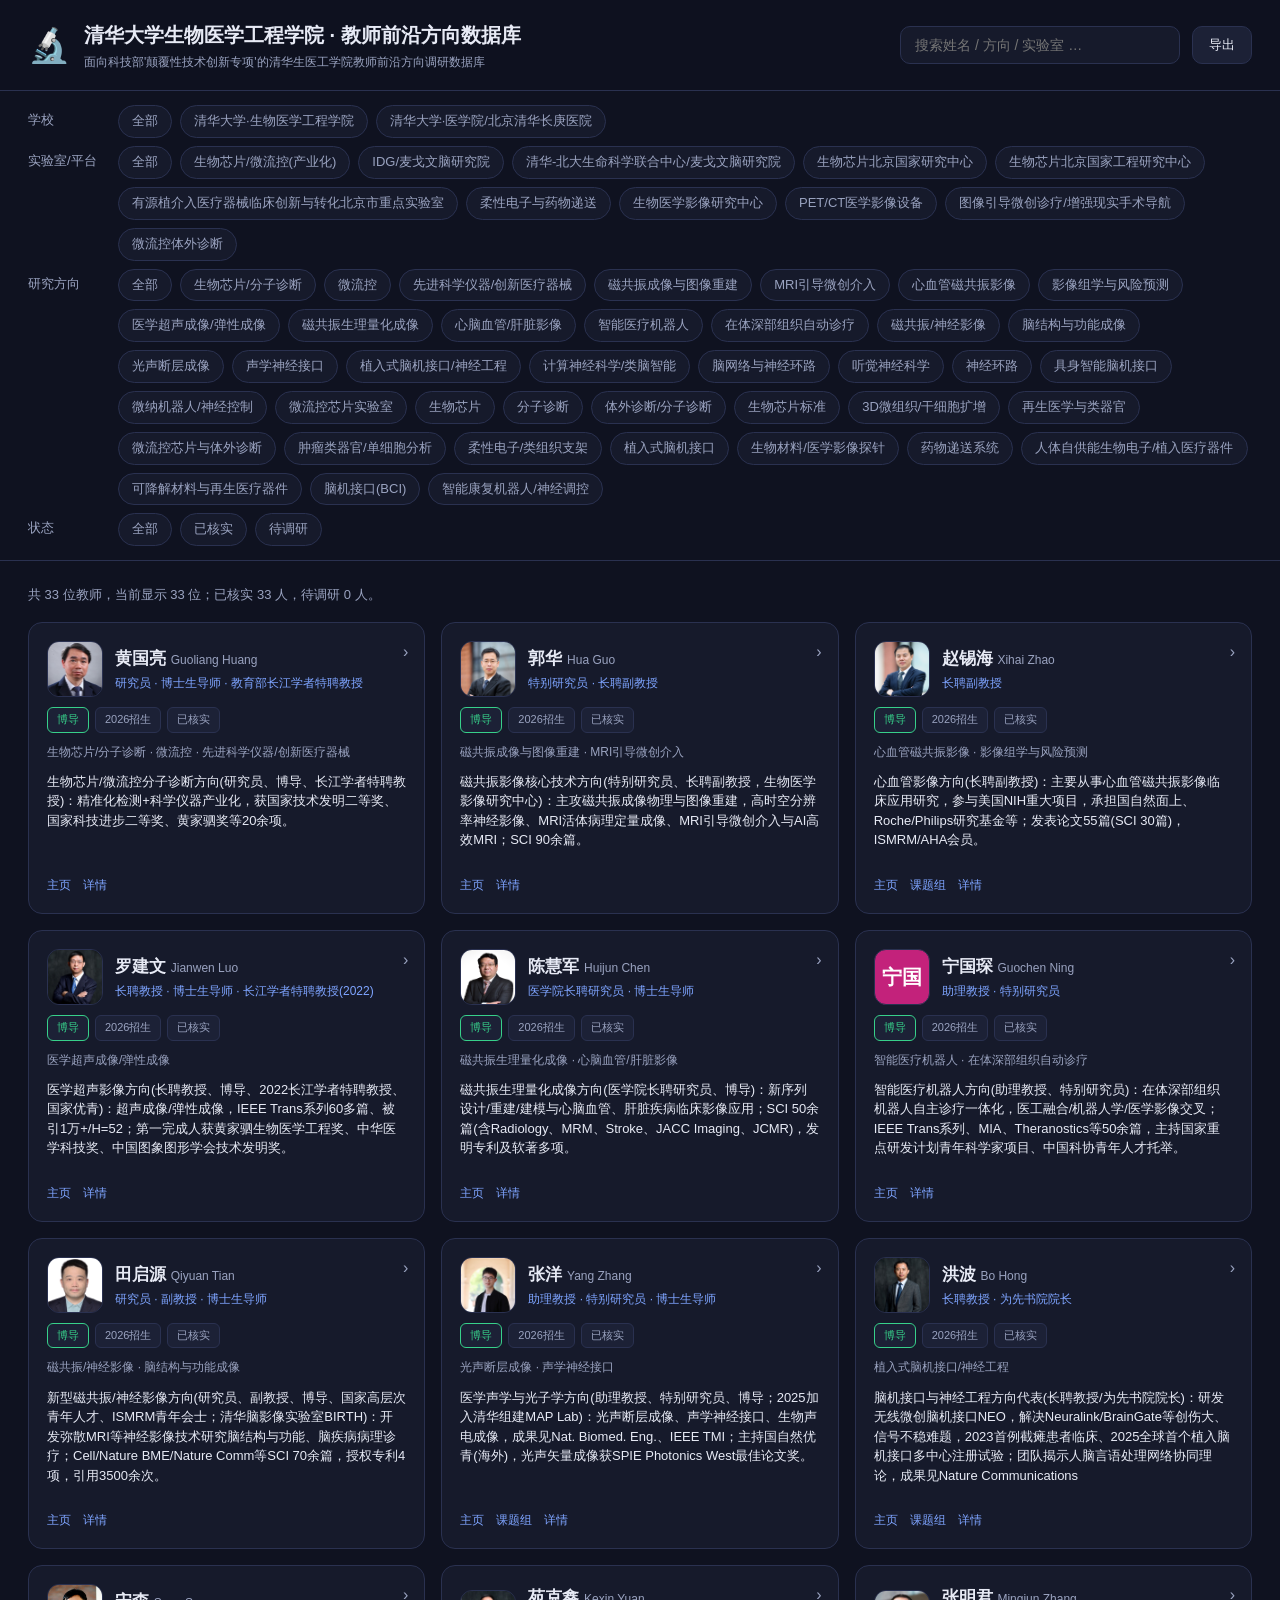
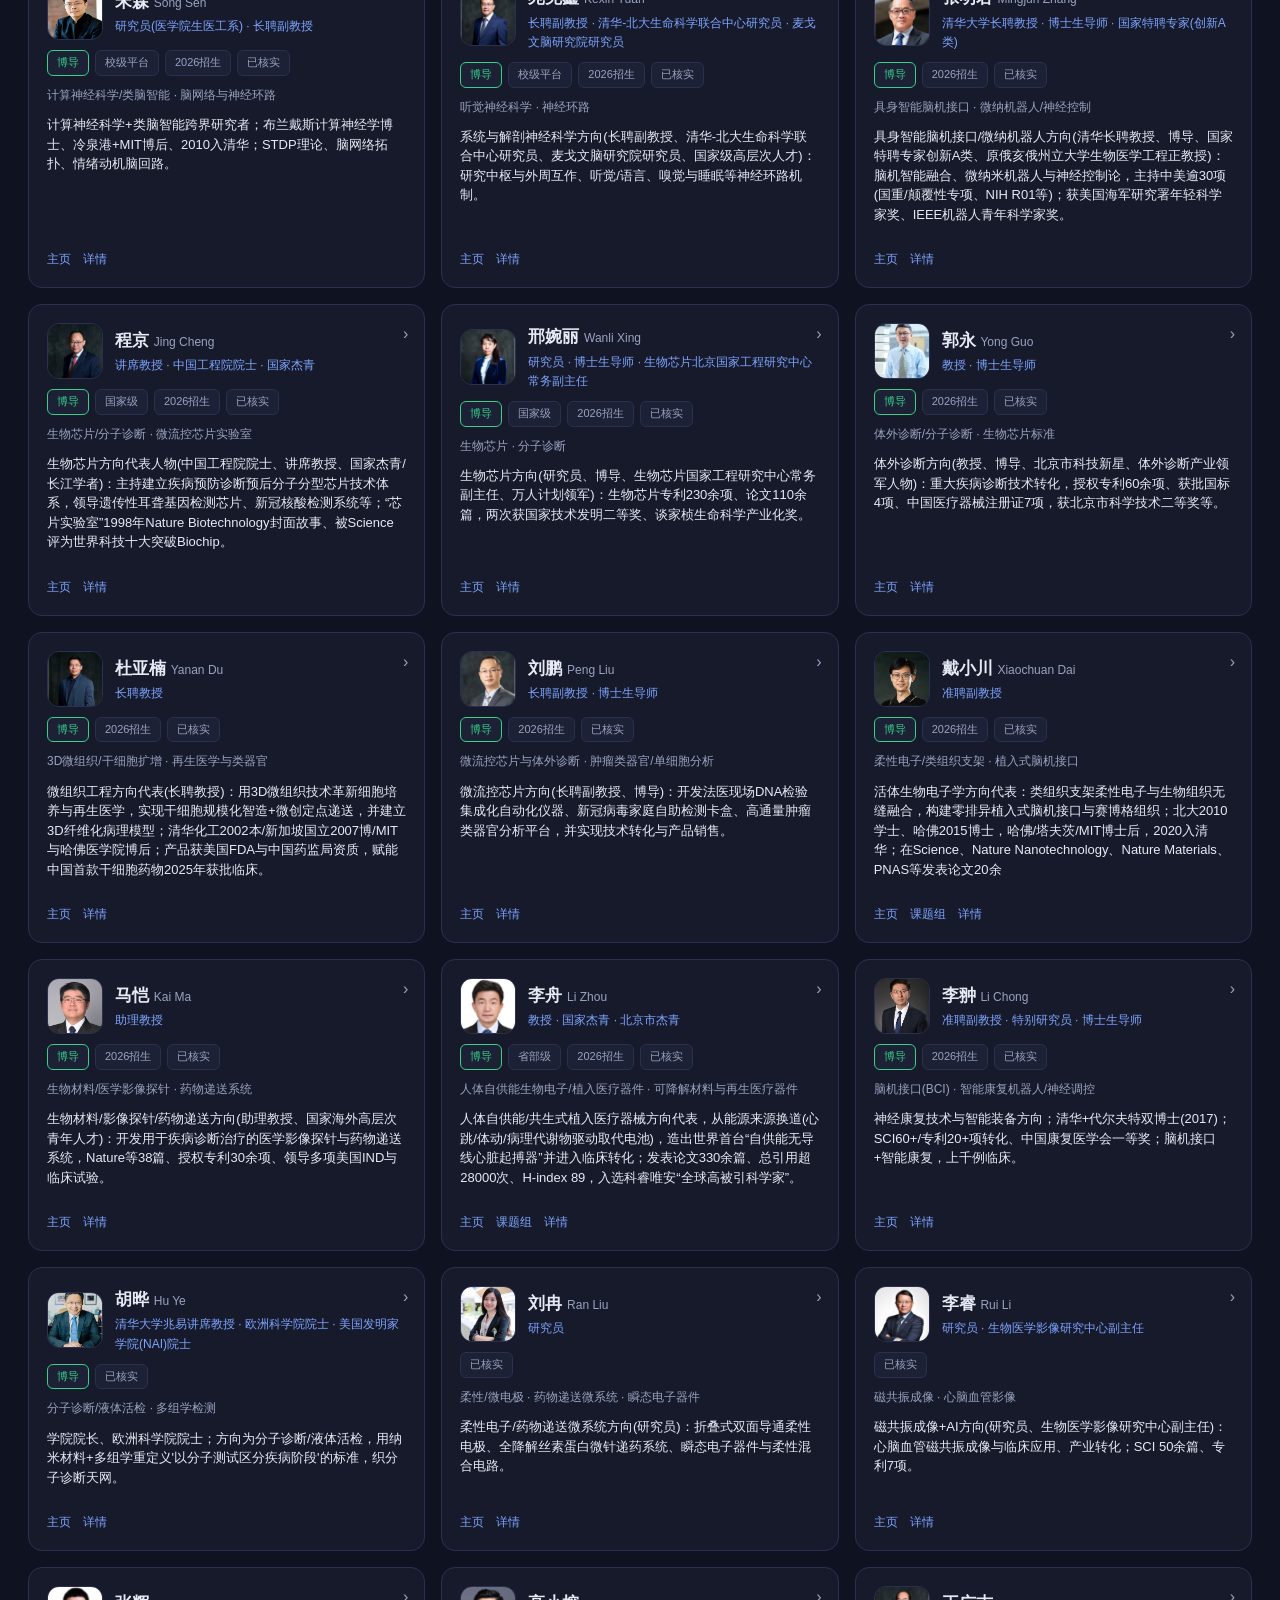
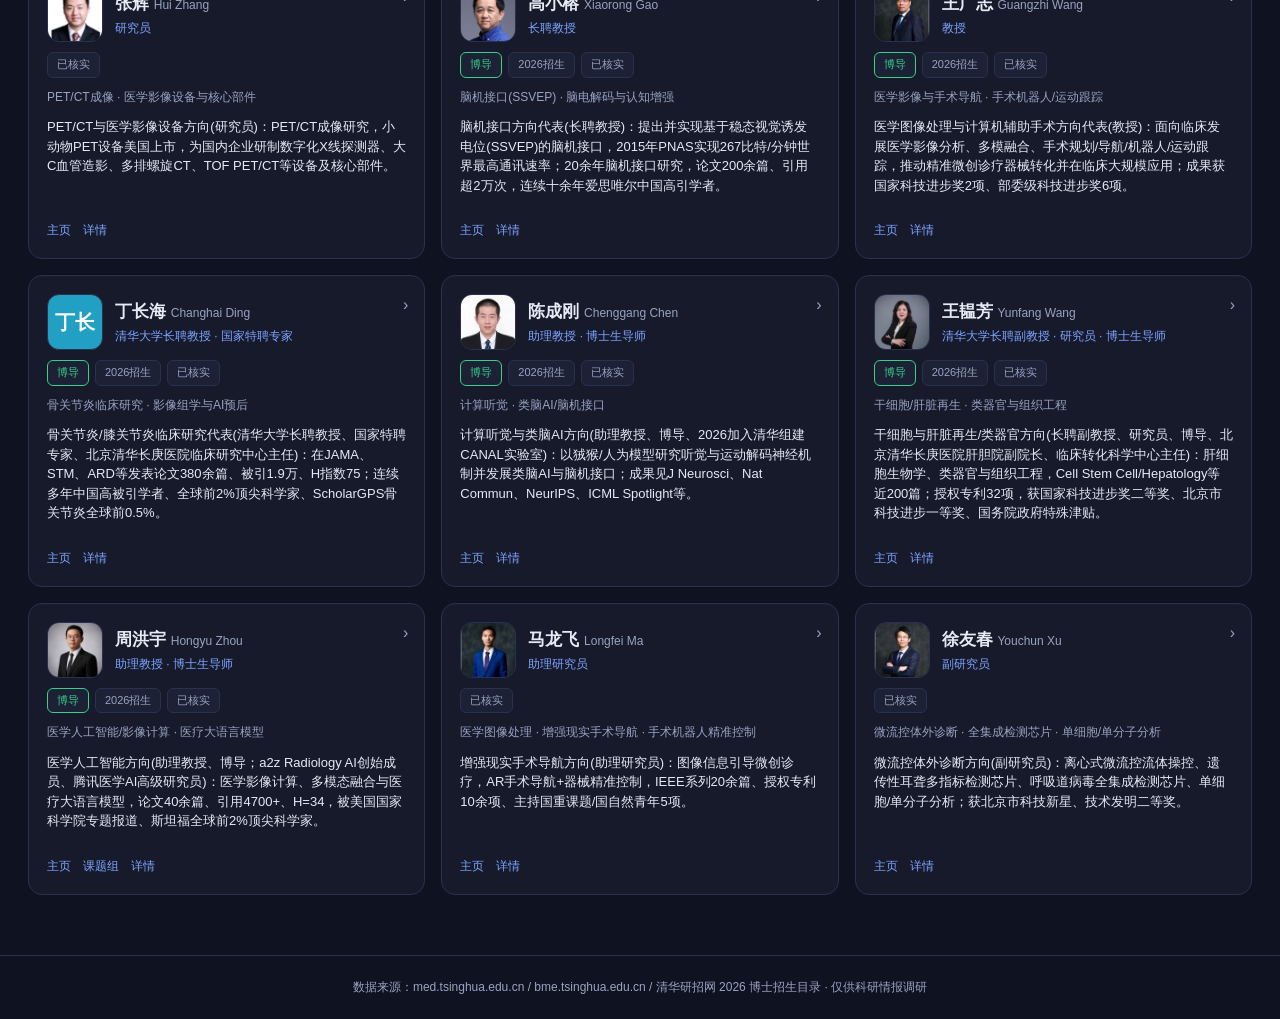
<file: index.html>
<!DOCTYPE html>
<html lang="zh-CN">
<head>
<meta charset="UTF-8">
<meta name="viewport" content="width=device-width, initial-scale=1.0">
<title>清华大学生物医学工程学院 · 教师前沿方向数据库</title>
<link rel="stylesheet" href="assets/css/style.css">
<link rel="icon" href="data:image/svg+xml,<svg xmlns='http://www.w3.org/2000/svg' viewBox='0 0 100 100'><text y='.9em' font-size='90'>🔬</text></svg>">
</head>
<body>
<header class="topbar">
  <div class="brand">
    <span class="logo">🔬</span>
    <div>
      <h1 id="site-title">清华大学生物医学工程学院 · 教师前沿方向数据库</h1>
      <p id="site-desc">面向科技部'颠覆性技术创新专项'的清华生医工学院教师前沿方向调研数据库</p>
    </div>
  </div>
  <div class="tools">
    <input id="search" type="search" placeholder="搜索姓名 / 方向 / 实验室 …" autocomplete="off">
    <button id="btn-export" title="导出 JSON">导出</button>
  </div>
</header>

<nav class="filters" id="filters">
  <div class="filter-row">
    <span class="flabel">学校</span>
    <div class="chips" id="chip-school"></div>
  </div>
  <div class="filter-row">
    <span class="flabel">实验室/平台</span>
    <div class="chips" id="chip-lab"></div>
  </div>
  <div class="filter-row">
    <span class="flabel">研究方向</span>
    <div class="chips" id="chip-field"></div>
  </div>
  <div class="filter-row">
    <span class="flabel">状态</span>
    <div class="chips" id="chip-status"></div>
  </div>
</nav>

<main>
  <div class="summary" id="summary"></div>
  <section class="grid" id="grid"></section>
  <div class="empty" id="empty" hidden>没有匹配的教师。试试清除筛选。</div>
</main>



<footer id="footer">数据来源：med.tsinghua.edu.cn / bme.tsinghua.edu.cn / 清华研招网 2026 博士招生目录 · 仅供科研情报调研</footer>

<script>
window.__CONFIG__ = {
  "site_title": "清华大学生物医学工程学院 · 教师前沿方向数据库",
  "site_desc": "面向科技部'颠覆性技术创新专项'的清华生医工学院教师前沿方向调研数据库",
  "footer": "数据来源：med.tsinghua.edu.cn / bme.tsinghua.edu.cn / 清华研招网 2026 博士招生目录 · 仅供科研情报调研",
  "primary_school": "tsinghua-bme",
  "schools": [
    {
      "id": "tsinghua-bme",
      "name": "清华大学生物医学工程学院",
      "university": "清华大学",
      "default_lab": "",
      "description": ""
    }
  ],
  "labs": [
    {
      "id": "key-beijing-implant",
      "name": "有源植介入医疗器械临床创新与转化北京市重点实验室",
      "type": "北京市重点实验室",
      "school": "tsinghua-bme"
    },
    {
      "id": "mcgovern",
      "name": "IDG/麦戈文脑研究院",
      "type": "校级平台",
      "school": "tsinghua-bme"
    },
    {
      "id": "moldiag",
      "name": "智能分子诊断(课题组)",
      "type": "课题组",
      "school": "tsinghua-bme"
    }
  ],
  "extra_schools": [],
  "status_labels": {
    "reviewed": "已核实",
    "pending": "待调研"
  }
};
window.__DATA__ = [
  {
    "id": "huang-guoliang",
    "name_zh": "黄国亮",
    "name_en": "Guoliang Huang",
    "gender": "男",
    "university": "",
    "school": "清华大学·生物医学工程学院",
    "lab": "生物芯片/微流控(产业化)",
    "lab_type": "",
    "titles": [
      "研究员",
      "博士生导师",
      "教育部长江学者特聘教授"
    ],
    "admin_roles": [],
    "research_fields": [
      "生物芯片/分子诊断",
      "微流控",
      "先进科学仪器/创新医疗器械"
    ],
    "research_overview": "黄国亮，清华大学生物医学工程学院研究员、博士生导师、教育部长江学者特聘教授。1995清华精仪系光学仪器博士。长期从事精准化生物医学检测技术创新和先进科学仪器、创新医疗器械开发，在微流控芯片分子诊断、生物传感、痕量分析、超分辨测量、可穿戴生理测量、中医精准化技术等方面成绩突出；发表100多篇论文，多项成果产业化，获国家创新医疗器械产品批准2项、CFDA医疗器械注册证书5项、CE证书2项、国标2项，累计销售突破10亿元。荣获国家技术发明二等奖、国家科技进步二等奖、黄家驷生物医学工程奖一等奖等20余项。",
    "research_directions": [
      "微流控芯片分子诊断",
      "先进科学仪器/创新医疗器械",
      "精准化生物医学检测"
    ],
    "group_url": "",
    "home_url": "https://bme.tsinghua.edu.cn/info/1119/1472.htm",
    "photo_url": "assets/photos/huang-guoliang.jpg",
    "is_phd_advisor": true,
    "recruiting_2026": true,
    "status": "reviewed",
    "summary": "生物芯片/微流控分子诊断方向(研究员、博导、长江学者特聘教授)：精准化检测+科学仪器产业化，获国家技术发明二等奖、国家科技进步二等奖、黄家驷奖等20余项。",
    "disruptive": {
      "tech": "微流控芯片分子诊断与先进科学仪器产业化",
      "scenario": "遗传/感染性疾病快检、精准医学检测与国产科学仪器",
      "pain": "检测灵敏度/自动化不足、高端科学仪器依赖进口",
      "advance": "以微流控芯片+生物传感实现精准化检测，并产业化形成创新医疗器械(注册证/国标)——检测仪器国产化与精准化"
    },
    "key_works": [],
    "education": [
      {
        "stage": "博士",
        "school": "清华大学",
        "major": "精密仪器与光学仪器",
        "years": "1995"
      }
    ],
    "phd_advisor": "",
    "honors": [
      "国家技术发明二等奖",
      "国家科技进步二等奖",
      "黄家驷生物医学工程奖一等奖",
      "北京市科学技术奖二等奖"
    ],
    "social_roles": [],
    "patents": [],
    "sources": [
      "https://bme.tsinghua.edu.cn/info/1119/1472.htm"
    ],
    "updated_at": "2026-09-02"
  },
  {
    "id": "guo-hua",
    "name_zh": "郭华",
    "name_en": "Hua Guo",
    "gender": "男",
    "university": "",
    "school": "清华大学·生物医学工程学院",
    "lab": "",
    "lab_type": "",
    "titles": [
      "特别研究员",
      "长聘副教授"
    ],
    "admin_roles": [],
    "research_fields": [
      "磁共振成像与图像重建",
      "MRI引导微创介入"
    ],
    "research_overview": "郭华博士2006年毕业于美国Duke大学生物医学工程系，曾在Siemens、香港大学、美国纽约大学从事磁共振成像物理与图像重建研究，2010年加盟清华，现任清华医学院生物医学工程系生物医学影像研究中心特别研究员、长聘副教授。科研重点是磁共振影像核心技术开发与影像引导微创诊疗系统研制，包括高时空分辨率神经影像、基于MRI活体组织病理信息定量成像、MRI引导微创介入治疗与AI经济高效MRI。发表SCI 90余篇、国际会议200余篇。",
    "research_directions": [
      "高时空分辨率神经影像技术开发",
      "基于磁共振影像的活体组织病理信息定量成像",
      "磁共振影像引导的微创介入治疗与系统开发、人工智能经济高效MRI"
    ],
    "group_url": "",
    "home_url": "https://bme.tsinghua.edu.cn/info/1118/1479.htm",
    "photo_url": "assets/photos/guo-hua.jpg",
    "is_phd_advisor": true,
    "recruiting_2026": true,
    "status": "reviewed",
    "summary": "磁共振影像核心技术方向(特别研究员、长聘副教授，生物医学影像研究中心)：主攻磁共振成像物理与图像重建，高时空分辨率神经影像、MRI活体病理定量成像、MRI引导微创介入与AI高效MRI；SCI 90余篇。",
    "disruptive": {
      "tech": "磁共振影像核心技术+影像引导微创诊疗",
      "scenario": "神经影像、活体组织定量成像、微创介入治疗与高效能AI-MRI",
      "pain": "传统MRI时空分辨率与定量化受限、介入引导依赖经验、成本高",
      "advance": "以MRI物理/重建+AI实现高时空分辨率、病理定量、引导微创与降本增效——磁共振成像与介入一体化"
    },
    "key_works": [],
    "education": [
      {
        "stage": "博士",
        "school": "美国杜克大学",
        "major": "生物医学工程",
        "years": "2006"
      }
    ],
    "phd_advisor": "",
    "honors": [],
    "social_roles": [
      "2017-2020 ISMRM AMPC 成员",
      "2021-2024 Magnetic Resonance in Medicine (MRM) 编委会成员"
    ],
    "patents": [],
    "sources": [
      "https://bme.tsinghua.edu.cn/info/1118/1479.htm"
    ],
    "updated_at": "2026-09-02"
  },
  {
    "id": "zhao-xihai",
    "name_zh": "赵锡海",
    "name_en": "Xihai Zhao",
    "gender": "男",
    "university": "",
    "school": "清华大学·生物医学工程学院",
    "lab": "",
    "lab_type": "",
    "titles": [
      "长聘副教授"
    ],
    "admin_roles": [],
    "research_fields": [
      "心血管磁共振影像",
      "影像组学与风险预测"
    ],
    "research_overview": "赵锡海教授研究方向主要为心血管影像临床应用研究。1999年哈尔滨医科大学本科、2004上海交大医学院硕士、2007解放军军医进修学院博士；2007-2010美国华盛顿大学(西雅图)博士后，2010加入清华生物医学工程系，2019晋升长聘副教授。发表论文55篇(SCI 30篇)，ISMRM/RSNA/AHA等国际会议交流14次，现为ISMRM和AHA会员。",
    "research_directions": [
      "心血管磁共振成像(MRI)临床应用研究",
      "动脉粥样硬化与心血管疾病风险预测",
      "影像组学与多模态影像分析"
    ],
    "group_url": "https://xihaizhao.github.io/xihailab.io/index.html",
    "home_url": "https://bme.tsinghua.edu.cn/info/1118/1495.htm",
    "photo_url": "assets/photos/zhao-xihai.jpg",
    "is_phd_advisor": true,
    "recruiting_2026": true,
    "status": "reviewed",
    "summary": "心血管影像方向(长聘副教授)：主要从事心血管磁共振影像临床应用研究，参与美国NIH重大项目，承担国自然面上、Roche/Philips研究基金等；发表论文55篇(SCI 30篇)，ISMRM/AHA会员。",
    "disruptive": {
      "tech": "心血管磁共振影像的临床应用与风险预测",
      "scenario": "动脉粥样硬化、心脑血管疾病的早期识别、风险分层与疗效评估",
      "pain": "心血管疾病早期检出与风险预测难，影像定量化与临床转化不足",
      "advance": "以心血管MRI结合影像组学实现精准风险分层与疗效评估——心血管影像临床转化"
    },
    "key_works": [],
    "education": [
      {
        "stage": "博士",
        "school": "解放军军医进修学院",
        "major": "医学",
        "years": "2007"
      }
    ],
    "phd_advisor": "",
    "honors": [],
    "social_roles": [
      "ISMRM 会员",
      "AHA 会员",
      "《中国医学影像学杂志》编委"
    ],
    "patents": [],
    "sources": [
      "https://bme.tsinghua.edu.cn/info/1118/1495.htm"
    ],
    "updated_at": "2026-09-02"
  },
  {
    "id": "luo-jianwen",
    "name_zh": "罗建文",
    "name_en": "Jianwen Luo",
    "gender": "男",
    "university": "",
    "school": "清华大学·生物医学工程学院",
    "lab": "",
    "lab_type": "",
    "titles": [
      "长聘教授",
      "博士生导师",
      "长江学者特聘教授(2022)"
    ],
    "admin_roles": [],
    "research_fields": [
      "医学超声成像/弹性成像"
    ],
    "research_overview": "罗建文教授2005年清华生物医学工程博士，美国哥伦比亚大学博士后/Associate Research Scientist，2011全职清华，现为清华生医工学院长聘教授、博导，入选教育部2022年度“长江学者奖励计划”特聘教授、获国家优青。主持国家重点研发计划重点专项2项、国自然5项；发表论文300多篇(SCI 200多篇，含TMI、TUFFC、TBME等IEEE Trans系列60多篇)，40多篇为高引/封面/最佳论文，被引10000多次、H=52；第一完成人获黄家驷生物医学工程奖、中华医学科技奖、中国图象图形学学会技术发明奖。",
    "research_directions": [
      "医学超声成像与超声弹性成像(序列/重建/定量)",
      "生物医学超声与医学影像处理"
    ],
    "group_url": "",
    "home_url": "https://bme.tsinghua.edu.cn/info/1118/1486.htm",
    "photo_url": "assets/photos/luo-jianwen.jpg",
    "is_phd_advisor": true,
    "recruiting_2026": true,
    "status": "reviewed",
    "summary": "医学超声影像方向(长聘教授、博导、2022长江学者特聘教授、国家优青)：超声成像/弹性成像，IEEE Trans系列60多篇、被引1万+/H=52；第一完成人获黄家驷生物医学工程奖、中华医学科技奖、中国图象图形学会技术发明奖。",
    "disruptive": {
      "tech": "医学超声成像与超声弹性成像(定量化)",
      "scenario": "临床超声诊断、组织弹性/力学定量评估",
      "pain": "传统超声以定性形态为主，组织弹性/力学定量化不足",
      "advance": "以超声序列/重建/弹性成像实现组织力学定量成像，并为生物医学工程学科最高奖黄家驷奖等认可"
    },
    "key_works": [],
    "education": [
      {
        "stage": "博士",
        "school": "清华大学",
        "major": "生物医学工程",
        "years": "2005"
      }
    ],
    "phd_advisor": "",
    "honors": [
      "黄家驷生物医学工程奖(第一完成人)",
      "中华医学科技奖(第一完成人)",
      "中国图象图形学学会技术发明奖"
    ],
    "social_roles": [],
    "patents": [],
    "sources": [
      "https://bme.tsinghua.edu.cn/info/1118/1486.htm"
    ],
    "updated_at": "2026-09-02"
  },
  {
    "id": "chen-huijun",
    "name_zh": "陈慧军",
    "name_en": "Huijun Chen",
    "gender": "男",
    "university": "",
    "school": "清华大学·生物医学工程学院",
    "lab": "",
    "lab_type": "",
    "titles": [
      "医学院长聘研究员",
      "博士生导师"
    ],
    "admin_roles": [],
    "research_fields": [
      "磁共振生理量化成像",
      "心脑血管/肝脏影像"
    ],
    "research_overview": "陈慧军教授2008年北京大学博士、美国华盛顿大学(西雅图)放射学系博士后，2012全职任教清华，现为清华大学医学院长聘研究员、博导。长期从事磁共振生理量化成像，包括新序列设计、图像重建、图像处理、生理建模与临床研究，应用涉及心脑血管(动脉粥样硬化、动脉瘤、心脏)和肝脏疾病。发表SCI论文50余篇(含Radiology、MRM、Stroke、JACC Imaging、JCMR)、国际会议摘要110余篇，获国内专利2项、国际专利2项、软件著作权1项。",
    "research_directions": [
      "磁共振生理量化成像：新序列设计、图像重建、图像处理与生理建模",
      "心脑血管疾病(动脉粥样硬化、动脉瘤、心脏)与肝脏疾病的磁共振临床应用",
      "量化影像生物标记物(QIBA)与多模态影像分析"
    ],
    "group_url": "",
    "home_url": "https://bme.tsinghua.edu.cn/info/1118/1475.htm",
    "photo_url": "assets/photos/chen-huijun.jpg",
    "is_phd_advisor": true,
    "recruiting_2026": true,
    "status": "reviewed",
    "summary": "磁共振生理量化成像方向(医学院长聘研究员、博导)：新序列设计/重建/建模与心脑血管、肝脏疾病临床影像应用；SCI 50余篇(含Radiology、MRM、Stroke、JACC Imaging、JCMR)，发明专利及软著多项。",
    "disruptive": {
      "tech": "磁共振生理量化成像(心脑血管/肝脏)",
      "scenario": "动脉粥样硬化、动脉瘤、心脏与肝脏疾病的定量诊断与疗效评估",
      "pain": "传统MRI以定性为主，生理参数定量化与临床转化不足",
      "advance": "以新序列+重建+生理建模实现磁共振生理量化成像，并推动量化影像生物标记物临床标准化"
    },
    "key_works": [],
    "education": [
      {
        "stage": "博士",
        "school": "北京大学",
        "major": "",
        "years": "2008"
      }
    ],
    "phd_advisor": "",
    "honors": [],
    "social_roles": [
      "美国放射学会(RSNA)量化影像生物标记物联盟QIBA PDF-MRI技术委员会 委员",
      "中国卒中学会脑血流与代谢分会 委员"
    ],
    "patents": [],
    "sources": [
      "https://bme.tsinghua.edu.cn/info/1118/1475.htm"
    ],
    "updated_at": "2026-09-02"
  },
  {
    "id": "ning-guochen",
    "name_zh": "宁国琛",
    "name_en": "Guochen Ning",
    "gender": "男",
    "university": "",
    "school": "清华大学·生物医学工程学院",
    "lab": "",
    "lab_type": "",
    "titles": [
      "助理教授",
      "特别研究员"
    ],
    "admin_roles": [],
    "research_fields": [
      "智能医疗机器人",
      "在体深部组织自动诊疗"
    ],
    "research_overview": "宁国琛博士，清华2021生物医学工程博士(优秀毕业生)，同年获“惠妍”人才基金任助理研究员，2023受聘清华助理教授、特别研究员。聚焦以临床需求为牵引的智能医疗机器人系统，以在体深部组织的机器人自主诊疗一体化为主线，在临床医工融合、机器人学、医学影像学前沿交叉开展系统研究；在IEEE Trans系列、MIA、Theranostics等发表论文50余篇，获多项国际/国内会议优秀论文奖；主持国家重点研发计划青年科学家项目、中国科协青年人才托举工程、国自然面上/青年基金等。",
    "research_directions": [
      "智能医疗机器人系统与在体深部组织机器人自主诊疗一体化",
      "临床医工融合、机器人学与医学影像交叉"
    ],
    "group_url": "",
    "home_url": "https://bme.tsinghua.edu.cn/info/1118/1600.htm",
    "photo_url": "",
    "is_phd_advisor": true,
    "recruiting_2026": true,
    "status": "reviewed",
    "summary": "智能医疗机器人方向(助理教授、特别研究员)：在体深部组织机器人自主诊疗一体化，医工融合/机器人学/医学影像交叉；IEEE Trans系列、MIA、Theranostics等50余篇，主持国家重点研发计划青年科学家项目、中国科协青年人才托举。",
    "disruptive": {
      "tech": "智能医疗机器人(在体深部组织自主诊疗一体化)",
      "scenario": "深部组织微创介入、机器人辅助诊疗",
      "pain": "深部组织介入依赖医生经验、精度与自动化不足",
      "advance": "以AI+机器人实现深部组织机器人自主诊断与治疗一体化——临床诊疗智能化、微创化"
    },
    "key_works": [],
    "education": [
      {
        "stage": "博士",
        "school": "清华大学",
        "major": "生物医学工程",
        "years": "2021"
      }
    ],
    "phd_advisor": "",
    "honors": [
      "国家重点研发计划青年科学家项目",
      "中国科协青年人才托举工程"
    ],
    "social_roles": [],
    "patents": [],
    "sources": [
      "https://bme.tsinghua.edu.cn/info/1118/1600.htm"
    ],
    "updated_at": "2026-09-02"
  },
  {
    "id": "tian-qiyuan",
    "name_zh": "田启源",
    "name_en": "Qiyuan Tian",
    "gender": "男",
    "university": "",
    "school": "清华大学·生物医学工程学院",
    "lab": "",
    "lab_type": "",
    "titles": [
      "研究员",
      "副教授",
      "博士生导师",
      "国家高层次青年人才"
    ],
    "admin_roles": [
      "清华脑影像实验室(BIRTH)负责人"
    ],
    "research_fields": [
      "磁共振/神经影像",
      "脑结构与功能成像"
    ],
    "research_overview": "田启源，清华大学生物医学工程学院研究员、副教授、博导，国家高层次青年人才、国际医学磁共振学会(ISMRM)青年会士。复旦2011学士、斯坦福2017电子工程博士(师从Brian Wandell与Jennifer McNab)，哈佛医学院-麻省总医院Martinos中心博士后(师从Susie Huang)，2022晋升哈佛放射系Instructor，2023全职清华，建立清华脑影像实验室(BIRTH)。从事新型磁共振和神经影像技术、脑结构与功能及脑疾病病理诊疗研究；主持14项科研项目，在Cell、Nature Biomedical Engineering、Nature Communications、NeuroImage、Medical Image Analysis等发表SCI论文70余篇，授权专利4项，引用3500余次。",
    "research_directions": [
      "开发新型磁共振与神经影像技术(弥散MRI、脑结构与功能)",
      "脑结构与脑功能成像、脑连接组研究",
      "脑疾病(阿尔茨海默等)病理与诊疗方法"
    ],
    "group_url": "",
    "home_url": "https://bme.tsinghua.edu.cn/info/1118/1490.htm",
    "photo_url": "assets/photos/tian-qiyuan.jpg",
    "is_phd_advisor": true,
    "recruiting_2026": true,
    "status": "reviewed",
    "summary": "新型磁共振/神经影像方向(研究员、副教授、博导、国家高层次青年人才、ISMRM青年会士；清华脑影像实验室BIRTH)：开发弥散MRI等神经影像技术研究脑结构与功能、脑疾病病理诊疗；Cell/Nature BME/Nature Comm等SCI 70余篇，授权专利4项，引用3500余次。",
    "disruptive": {
      "tech": "新型磁共振/神经影像技术(弥散MRI、脑连接组)",
      "scenario": "脑结构与功能成像、脑疾病(阿尔茨海默等)早期病理与诊疗评估",
      "pain": "脑组织微观结构与连接难以无创定量成像；脑疾病早期检出与机制解析难",
      "advance": "以弥散MRI等新型神经影像定量刻画脑微结构与连接，支撑脑连接组研究与脑疾病精准诊疗——神经影像定量化"
    },
    "key_works": [
      {
        "title": "新型磁共振/神经影像技术(脑结构与功能、脑连接组)",
        "venue": "Cell / Nature Biomedical Engineering / NeuroImage / Medical Image Analysis",
        "date": "(近年)",
        "innovation": "弥散MRI等神经影像定量成像与脑连接组/脑疾病研究"
      }
    ],
    "education": [
      {
        "stage": "本科",
        "school": "复旦大学",
        "major": "工学",
        "years": "2011"
      },
      {
        "stage": "博士",
        "school": "美国斯坦福大学",
        "major": "电子工程",
        "years": "2017"
      }
    ],
    "phd_advisor": "",
    "honors": [
      "国际医学磁共振学会(ISMRM)青年会士",
      "国家高层次青年人才"
    ],
    "social_roles": [],
    "patents": [],
    "sources": [
      "https://bme.tsinghua.edu.cn/info/1118/1490.htm"
    ],
    "updated_at": "2026-09-02"
  },
  {
    "id": "zhang-yang",
    "name_zh": "张洋",
    "name_en": "Yang Zhang",
    "gender": "男",
    "university": "",
    "school": "清华大学·生物医学工程学院",
    "lab": "",
    "lab_type": "",
    "titles": [
      "助理教授",
      "特别研究员",
      "博士生导师"
    ],
    "admin_roles": [
      "医学声学与光子学实验室(MAP Lab)负责人"
    ],
    "research_fields": [
      "光声断层成像",
      "声学神经接口"
    ],
    "research_overview": "张洋博士，清华生医工学院助理教授、特别研究员、博导。先后在北京大学(2012-2015)、香港大学(2015-2019)、美国加州理工(2019-2024)从事医学成像硕/博/博士后研究，2025年2月全职任教清华，组建医学声学与光子学实验室(MAP Lab)，围绕声、光、电与生物组织相互作用，融合电子信息、超声、光学与智能计算，开展大脑与人体医学成像及神经接口研究，重点光声断层成像、声学神经接口、生物声电成像；成果见Nat. Biomed. Eng.、IEEE TMI等，申请多项美国发明专利；主持国自然优秀青年基金(海外)，光声矢量成像获SPIE Photonics West最佳论文奖。",
    "research_directions": [
      "光声断层成像与医学成像",
      "声学神经接口与生物声电成像",
      "声光-电子信息与智能计算融合"
    ],
    "group_url": "http://www.yangzhanglab.com",
    "home_url": "https://bme.tsinghua.edu.cn/info/1118/1494.htm",
    "photo_url": "assets/photos/zhang-yang.jpg",
    "is_phd_advisor": true,
    "recruiting_2026": true,
    "status": "reviewed",
    "summary": "医学声学与光子学方向(助理教授、特别研究员、博导；2025加入清华组建MAP Lab)：光声断层成像、声学神经接口、生物声电成像，成果见Nat. Biomed. Eng.、IEEE TMI；主持国自然优青(海外)，光声矢量成像获SPIE Photonics West最佳论文奖。",
    "disruptive": {
      "tech": "光声断层成像+声学神经接口(声光电融合成像)",
      "scenario": "脑与人体医学成像、神经接口",
      "pain": "传统成像分辨率/对比度受限，声光耦合成像与神经接口技术待突破",
      "advance": "以光声/声电融合成像与智能计算实现高对比无损医学成像与神经接口——多模态声光成像范式"
    },
    "key_works": [],
    "education": [
      {
        "stage": "博士",
        "school": "香港大学",
        "major": "电机与计算机工程",
        "years": "2019"
      }
    ],
    "phd_advisor": "",
    "honors": [
      "国家自然科学基金优秀青年基金(海外)",
      "SPIE Photonics West 最佳论文奖"
    ],
    "social_roles": [],
    "patents": [],
    "sources": [
      "https://bme.tsinghua.edu.cn/info/1118/1494.htm",
      "http://www.yangzhanglab.com"
    ],
    "updated_at": "2026-09-02"
  },
  {
    "id": "hong-bo",
    "name_zh": "洪波",
    "name_en": "Bo Hong",
    "gender": "男",
    "birth_year": null,
    "age_est": "",
    "university": "",
    "school": "清华大学·生物医学工程学院",
    "lab": "",
    "lab_type": "",
    "titles": [
      "长聘教授",
      "为先书院院长"
    ],
    "admin_roles": [
      "为先书院院长"
    ],
    "research_fields": [
      "植入式脑机接口/神经工程"
    ],
    "research_overview": "洪波教授研究方向为脑机接口与神经工程。研究团队设计开发了无线微创脑机接口NEO —— 电极覆盖脑膜外、不破坏神经组织实现微创植入，硬币大小处理器嵌入颅骨、体内无需电池通过近场耦合供电，实现高带宽双向无线传输与脑电解码，帮助高位截瘫患者实现脑控喝水、光标、轮椅；2023年10月完成首例截瘫患者临床试验，2025年6月启动全球首个植入脑机接口多中心注册临床试验；团队还在人脑语音语言处理机制与脑网络动态特性方面取得进展，成果发表于Nature Communications、Nature Neuroscience、PNAS等。",
    "research_directions": [
      "无线微创脑机接口NEO研发与临床转化：2023年首例截瘫患者临床、2025年全国12家医院多中心注册临床试验，被《自然》列为2025年值得关注的科学事件之一",
      "揭示人脑言语处理网络协同机制：结合颅内脑电与磁共振，揭示听觉/语言/运动脑区精细时空协作的声调识别机制，构成人脑言语信息处理的网络协同理论"
    ],
    "group_url": "http://neuro.med.tsinghua.edu.cn/",
    "home_url": "https://bme.tsinghua.edu.cn/info/1118/1482.htm",
    "photo_url": "assets/photos/hong-bo.jpg",
    "is_phd_advisor": true,
    "recruiting_2026": true,
    "status": "reviewed",
    "summary": "脑机接口与神经工程方向代表(长聘教授/为先书院院长)：研发无线微创脑机接口NEO，解决Neuralink/BrainGate等创伤大、信号不稳难题，2023首例截瘫患者临床、2025全球首个植入脑机接口多中心注册试验；团队揭示人脑言语处理网络协同理论，成果见Nature Communications/Nature Neuroscience/PNAS。",
    "disruptive": {
      "tech": "无线微创脑机接口NEO(植入式脑机接口临床转化)",
      "scenario": "脊髓损伤、脑中风、渐冻症、癫痫等脑疾病康复；脑机直接通信与脑机融合智能",
      "pain": "Neuralink/BrainGate等主流植入脑机接口创伤大、长期信号不稳定、体内需要电池；脑机接口人体长期安全植入难",
      "advance": "电极覆盖脑膜外不破坏神经、处理器无电池近场耦合供电、高带宽双向无线+时空频融合解码，实现脑机接口微创、长期稳定、家用化，并向多中心注册临床试验推进——植入式脑机接口的工程与临床范式突破"
    },
    "key_works": [
      {
        "title": "无线微创脑机接口NEO——植入式脑机接口临床转化",
        "venue": "宣武医院/天坛医院/华山医院临床试验 + 全国12家医院多中心注册临床试验(Nature 2025值得关注科学事件)",
        "date": "2023-2025",
        "innovation": "脑膜外电极微创植入、体内处理器无电池近场耦合供电、脑控喝水/光标/轮椅"
      }
    ],
    "education": [
      {
        "stage": "博士",
        "school": "清华大学",
        "major": "生物医学工程",
        "years": "2001"
      }
    ],
    "phd_advisor": "",
    "honors": [
      "北京市科技新星",
      "教育部新世纪优秀人才"
    ],
    "social_roles": [],
    "patents": [],
    "sources": [
      "https://bme.tsinghua.edu.cn/info/1118/1482.htm",
      "http://neuro.med.tsinghua.edu.cn/"
    ],
    "updated_at": "2026-09-02"
  },
  {
    "id": "song-sen",
    "name_zh": "宋森",
    "name_en": "Song Sen",
    "gender": "男",
    "birth_year": null,
    "age_est": "~51-54",
    "university": "",
    "school": "清华大学·生物医学工程学院",
    "lab": "IDG/麦戈文脑研究院",
    "lab_type": "校级平台",
    "titles": [
      "研究员(医学院生医工系)",
      "长聘副教授"
    ],
    "admin_roles": [
      "IDG/麦戈文脑研究院成员"
    ],
    "research_fields": [
      "计算神经科学/类脑智能",
      "脑网络与神经环路"
    ],
    "group_url": "",
    "home_url": "https://brain.tsinghua.edu.cn/info/1009/1001.htm",
    "photo_url": "assets/photos/song-sen.png",
    "is_phd_advisor": true,
    "recruiting_2026": true,
    "status": "reviewed",
    "summary": "计算神经科学+类脑智能跨界研究者；布兰戴斯计算神经学博士、冷泉港+MIT博后、2010入清华；STDP理论、脑网络拓扑、情绪动机脑回路。",
    "disruptive": {
      "tech": "类脑智能/神经计算(待具体项目佐证)",
      "scenario": "从神经机理出发的类脑AI、脑机接口、神经环路解析。",
      "pain": "传统AI高能耗、缺解释性；脑结构-功能关系难量化；神经疾病/认知机理不清。",
      "advance": "以计算神经科学揭示脑信息处理原理，反哺高能效、可解释的类脑模型与智能系统——'从脑到智能'范式路径。"
    },
    "key_works": [
      {
        "title": "STDP突触可塑性理论",
        "venue": "Neuron / Nature Neuroscience",
        "date": "(早期代表作)",
        "innovation": "解释前后神经元放电时序如何增强/削弱连接，类脑计算算法基石"
      },
      {
        "title": "脑网络最小模块结构",
        "venue": "PLoS Biology",
        "date": "(早期代表作)",
        "innovation": "数学/计算视角找脑网络最核心重复模块"
      }
    ],
    "education": [
      {
        "stage": "博士",
        "school": "美国布兰戴斯大学(Brandeis)",
        "major": "计算神经学",
        "years": "2002"
      }
    ],
    "phd_advisor": "",
    "honors": [
      "(官网荣誉待补，见md)"
    ],
    "postdoc": "冷泉港实验室 + MIT",
    "sources": [
      "https://brain.tsinghua.edu.cn/info/1009/1001.htm",
      "https://hub.baai.ac.cn/users/34318"
    ],
    "updated_at": "2026-09-02"
  },
  {
    "id": "yuan-kexin",
    "name_zh": "苑克鑫",
    "name_en": "Kexin Yuan",
    "gender": "男",
    "university": "",
    "school": "清华大学·生物医学工程学院",
    "lab": "清华-北大生命科学联合中心/麦戈文脑研究院",
    "lab_type": "校级平台",
    "titles": [
      "长聘副教授",
      "清华-北大生命科学联合中心研究员",
      "麦戈文脑研究院研究员"
    ],
    "admin_roles": [],
    "research_fields": [
      "听觉神经科学",
      "神经环路"
    ],
    "research_overview": "苑克鑫，清华大学生物医学工程学院长聘副教授、清华-北大生命科学联合中心研究员、麦戈文脑研究院研究员、国家级高层次人才。2006年中科院生物物理所博士，2006-2012加州大学旧金山/伯克利博士后，2012加入清华生物医学工程系，2018起长聘副教授。主要研究中枢与外周神经环路、听觉/语言与嗅觉等神经机制。",
    "research_directions": [
      "中枢与外周神经系统互作的解剖与功能环路研究",
      "听觉、言语和交流的神经机制",
      "嗅觉、睡眠与脑网络动态"
    ],
    "group_url": "",
    "home_url": "https://bme.tsinghua.edu.cn/info/1118/1492.htm",
    "photo_url": "assets/photos/yuan-kexin.jpg",
    "is_phd_advisor": true,
    "recruiting_2026": true,
    "status": "reviewed",
    "summary": "系统与解剖神经科学方向(长聘副教授、清华-北大生命科学联合中心研究员、麦戈文脑研究院研究员、国家级高层次人才)：研究中枢与外周互作、听觉/语言、嗅觉与睡眠等神经环路机制。",
    "disruptive": {
      "tech": "中枢-外周神经环路与听觉/嗅觉神经机制",
      "scenario": "感觉(听觉/嗅觉)与睡眠等神经机制解析，脑机接口与神经疾病诊疗",
      "pain": "脑环路结构与功能关系难量化，感觉/睡眠异常机理不清",
      "advance": "以系统与解剖神经科学揭示中枢-外周、听觉/嗅觉等多感觉神经环路——从环路机理走向脑功能解析与神经调控"
    },
    "key_works": [],
    "education": [
      {
        "stage": "本科",
        "school": "烟台大学",
        "major": "生物化学",
        "years": "2001"
      },
      {
        "stage": "博士",
        "school": "中国科学院生物物理研究所",
        "major": "生物物理学",
        "years": "2006"
      }
    ],
    "phd_advisor": "",
    "honors": [],
    "social_roles": [
      "中国神经科学学会中枢与外周互作分会 副主任委员",
      "中国生物物理学会听觉、言语和交流研究分会 副会长"
    ],
    "patents": [],
    "sources": [
      "https://bme.tsinghua.edu.cn/info/1118/1492.htm"
    ],
    "updated_at": "2026-09-02"
  },
  {
    "id": "zhang-mingjun",
    "name_zh": "张明君",
    "name_en": "Mingjun Zhang",
    "gender": "男",
    "university": "",
    "school": "清华大学·生物医学工程学院",
    "lab": "",
    "lab_type": "",
    "titles": [
      "清华大学长聘教授",
      "博士生导师",
      "国家特聘专家(创新A类)"
    ],
    "admin_roles": [],
    "research_fields": [
      "具身智能脑机接口",
      "微纳机器人/神经控制"
    ],
    "research_overview": "张明君教授，浙大1996工业自动化博士、美国华盛顿大学(圣路易斯)2000系统科学/机器人博士，斯坦福生物医学硕士、电子工程硕士等；曾任美国安捷伦研发工程师、田纳西大学副教授(终身)、俄亥俄州立大学生物医学工程系正教授(终身)，2020全职回国任教清华，现为清华长聘教授、博导、国家特聘专家(创新A类)。从事具身智能脑机接口与脑机智能融合、微纳米机器人与药物递送、非线性神经动力学与神经控制论研究；主持科技部国家重点研发/颠覆性专项、国自然重点/重大、美国NIH(R01)/NSF/DoD/ONR/ARO等逾30项；曾获浙江大学竺可桢奖学金、美国海军研究署年轻科学家奖、IEEE机器人与自动化学会青年科学家奖。",
    "research_directions": [
      "具身智能脑机接口与脑机智能融合",
      "微纳米机器人与药物递送",
      "非线性神经动力学与神经控制论"
    ],
    "group_url": "",
    "home_url": "https://bme.tsinghua.edu.cn/info/1118/1493.htm",
    "photo_url": "assets/photos/zhang-mingjun.jpg",
    "is_phd_advisor": true,
    "recruiting_2026": true,
    "status": "reviewed",
    "summary": "具身智能脑机接口/微纳机器人方向(清华长聘教授、博导、国家特聘专家创新A类、原俄亥俄州立大学生物医学工程正教授)：脑机智能融合、微纳米机器人与神经控制论，主持中美逾30项(国重/颠覆性专项、NIH R01等)；获美国海军研究署年轻科学家奖、IEEE机器人青年科学家奖。",
    "disruptive": {
      "tech": "具身智能脑机接口与脑机智能融合、微纳米机器人",
      "scenario": "脑机接口、靶向药物递送、神经调控",
      "pain": "脑机接口与神经调控精度/侵入性、药物递送靶向性不足",
      "advance": "以具身智能脑机接口与微纳机器人实现脑机融合与精准靶向——脑机智能与精准医疗交叉"
    },
    "key_works": [],
    "education": [
      {
        "stage": "博士",
        "school": "美国华盛顿大学(圣路易斯)",
        "major": "系统科学和数学/机器人",
        "years": "2000"
      }
    ],
    "phd_advisor": "",
    "honors": [
      "美国海军研究署年轻科学家奖",
      "IEEE 机器人与自动化学会青年科学家奖",
      "浙江大学竺可桢奖学金"
    ],
    "social_roles": [],
    "patents": [],
    "sources": [
      "https://bme.tsinghua.edu.cn/info/1118/1493.htm"
    ],
    "updated_at": "2026-09-02"
  },
  {
    "id": "cheng-jing",
    "name_zh": "程京",
    "name_en": "Jing Cheng",
    "gender": "男",
    "university": "",
    "school": "清华大学·生物医学工程学院",
    "lab": "生物芯片北京国家研究中心",
    "lab_type": "国家级",
    "titles": [
      "讲席教授",
      "中国工程院院士",
      "国家杰青",
      "长江学者特聘教授"
    ],
    "admin_roles": [
      "生物芯片北京国家研究中心主任"
    ],
    "research_fields": [
      "生物芯片/分子诊断",
      "微流控芯片实验室"
    ],
    "research_overview": "程京，生物医学工程学院讲席教授、博士生导师，国家杰青、1999年度教育部长江学者特聘教授、2009年当选中国工程院院士。长期从事基础医学、预防医学和临床医学相关生物技术研究，尤其在生物芯片研究中有重要建树。回国前“芯片实验室”成果发表于1998年Nature Biotechnology并成为该期封面故事，被Science评为世界科技十大突破Biochip。回国后主持建立疾病预防、诊断和预后分子分型芯片技术体系及基于生物芯片的创新药物研发平台，领导研制基因、蛋白、生化和细胞分析所需的多种生物芯片，其中遗传性耳聋基因检测芯片和新冠核酸检测系统等产生重要应用。",
    "research_directions": [
      "生物芯片设计、制作工艺与芯片实验室系统集成(5类共性创新技术)",
      "疾病预防、诊断和预后的分子分型芯片技术体系(出生缺陷干预、慢病防控、感染诊治等)",
      "全集成微流控芯片实验室技术与全套生产工艺",
      "生物芯片标准化(全国生物芯片标准化技术委员会主任委员，组织制定国标14项)"
    ],
    "group_url": "",
    "home_url": "https://bme.tsinghua.edu.cn/info/1118/1471.htm",
    "photo_url": "assets/photos/cheng-jing.jpg",
    "is_phd_advisor": true,
    "recruiting_2026": true,
    "status": "reviewed",
    "summary": "生物芯片方向代表人物(中国工程院院士、讲席教授、国家杰青/长江学者)：主持建立疾病预防诊断预后分子分型芯片技术体系，领导遗传性耳聋基因检测芯片、新冠核酸检测系统等；“芯片实验室”1998年Nature Biotechnology封面故事、被Science评为世界科技十大突破Biochip。",
    "disruptive": {
      "tech": "生物芯片/微流控芯片实验室(分子诊断芯片技术体系)",
      "scenario": "疾病预防、诊断、预后与个体化用药的分子分型；遗传/感染性疾病快检(耳聋、新冠等)",
      "pain": "传统分子检测通量低、成本高、难以现场/家庭化；疾病阶段与个体化用药缺乏高通量分子分型",
      "advance": "以生物芯片与全集成微流控实验室实现高通量、自动化、便携化分子分型与诊疗——从传统检验走向芯片化、集成化精准诊断"
    },
    "key_works": [
      {
        "title": "Lab on a chip(芯片实验室)",
        "venue": "Nature Biotechnology(封面故事)",
        "date": "1998",
        "innovation": "世界科技十大突破Biochip"
      },
      {
        "title": "遗传性耳聋基因检测芯片 / 新冠核酸检测系统(全集成芯片实验室/移动实验室)",
        "venue": "生物芯片技术转化",
        "date": "(临床应用)",
        "innovation": "遗传/感染性疾病高通量分子分型与快检"
      }
    ],
    "education": [
      {
        "stage": "博士",
        "school": "英国思克莱德大学",
        "major": "司法生物学",
        "years": "1992"
      }
    ],
    "phd_advisor": "",
    "honors": [
      "2009年：当选中国工程院院士",
      "国家自然科学基金杰出青年科学基金",
      "1999年度：教育部长江学者特聘教授"
    ],
    "social_roles": [
      "全国生物芯片标准化技术委员会 主任委员",
      "“十五五”国家发展规划专家委员会 委员",
      "Human Mutation 杂志通讯编辑"
    ],
    "patents": [],
    "sources": [
      "https://bme.tsinghua.edu.cn/info/1118/1471.htm"
    ],
    "updated_at": "2026-09-02"
  },
  {
    "id": "xing-wanli",
    "name_zh": "邢婉丽",
    "name_en": "Wanli Xing",
    "gender": "女",
    "university": "",
    "school": "清华大学·生物医学工程学院",
    "lab": "生物芯片北京国家工程研究中心",
    "lab_type": "国家级",
    "titles": [
      "研究员",
      "博士生导师",
      "生物芯片北京国家工程研究中心常务副主任"
    ],
    "admin_roles": [
      "生物芯片北京国家工程研究中心常务副主任"
    ],
    "research_fields": [
      "生物芯片",
      "分子诊断"
    ],
    "research_overview": "邢婉丽，清华大学生物医学工程学院研究员、博士生导师、生物芯片北京国家工程研究中心常务副主任。2013年中组部“万人计划”科技创新领军人才、2012科技部中青年科技创新领军人才；全国生物芯片标准化技术委员会秘书长。长期从事生物芯片研发，获国内外生物芯片专利230余项、发表论文110余篇、主编生物芯片论著4部；2007、2018两次获国家技术发明奖二等奖，获2020谈家桢生命科学产业化奖等。",
    "research_directions": [
      "生物芯片研发与产业化",
      "分子诊断与标准化"
    ],
    "group_url": "",
    "home_url": "https://bme.tsinghua.edu.cn/info/1119/1500.htm",
    "photo_url": "assets/photos/xing-wanli.jpg",
    "is_phd_advisor": true,
    "recruiting_2026": true,
    "status": "reviewed",
    "summary": "生物芯片方向(研究员、博导、生物芯片国家工程研究中心常务副主任、万人计划领军)：生物芯片专利230余项、论文110余篇，两次获国家技术发明二等奖、谈家桢生命科学产业化奖。",
    "disruptive": {
      "tech": "生物芯片研发与产业化",
      "scenario": "基因/蛋白等分子诊断、疾病预防与诊断",
      "pain": "传统分子诊断通量/灵敏度不足、标准化与产业化难",
      "advance": "以生物芯片实现高通量分子诊断并产业化与标准化——生物芯片产业化"
    },
    "key_works": [],
    "education": [],
    "phd_advisor": "",
    "honors": [
      "国家技术发明二等奖(2007/2018)",
      "谈家桢生命科学产业化奖(2020)"
    ],
    "social_roles": [
      "全国生物芯片标准化技术委员会 秘书长",
      "第七届国家卫生标准委员会临床检验标准专业委员会委员"
    ],
    "patents": [],
    "sources": [
      "https://bme.tsinghua.edu.cn/info/1119/1500.htm"
    ],
    "updated_at": "2026-09-02"
  },
  {
    "id": "guo-yong",
    "name_zh": "郭永",
    "name_en": "Yong Guo",
    "gender": "男",
    "university": "",
    "school": "清华大学·生物医学工程学院",
    "lab": "",
    "lab_type": "",
    "titles": [
      "教授",
      "博士生导师"
    ],
    "admin_roles": [],
    "research_fields": [
      "体外诊断/分子诊断",
      "生物芯片标准"
    ],
    "research_overview": "郭永，清华大学生物医学工程学院教授、博导，北京市科技新星、体外诊断产业领军人物。北大2001本科、清华2006博士、2012-2014哈佛访问学者。从事重大疾病诊断技术与临床应用研究，发表论文50余篇、授权专利60余项、获批国标4项，转化成果获中国医疗器械注册证7项，获“北京市科学技术二等奖”“国家重点新产品”“中国体外诊断优秀创新产品金奖”等；主持科技部重点研发计划、卫健委重大专项、国自然等。",
    "research_directions": [
      "重大疾病(肿瘤/感染等)体外诊断技术与临床应用",
      "分子诊断与生物芯片技术、国家标准制修订"
    ],
    "group_url": "",
    "home_url": "https://bme.tsinghua.edu.cn/info/1118/1480.htm",
    "photo_url": "assets/photos/guo-yong.jpg",
    "is_phd_advisor": true,
    "recruiting_2026": true,
    "status": "reviewed",
    "summary": "体外诊断方向(教授、博导、北京市科技新星、体外诊断产业领军人物)：重大疾病诊断技术转化，授权专利60余项、获批国标4项、中国医疗器械注册证7项，获北京市科学技术二等奖等。",
    "disruptive": {
      "tech": "重大疾病体外诊断技术与临床转化",
      "scenario": "肿瘤、传染病等重大疾病的早期/精准诊断",
      "pain": "重大疾病诊断灵敏度/特异性有限、转化与标准化不足",
      "advance": "以分子诊断/生物芯片实现重大疾病精准诊断并推动标准化与规模化转化"
    },
    "key_works": [
      {
        "title": "体外诊断技术转化成果(中国医疗器械注册证7项)",
        "venue": "体外诊断产业转化",
        "date": "(转化)",
        "innovation": "重大疾病诊断技术临床转化与标准化"
      }
    ],
    "education": [
      {
        "stage": "博士",
        "school": "清华大学",
        "major": "",
        "years": "2006"
      }
    ],
    "phd_advisor": "",
    "honors": [
      "北京市科学技术二等奖",
      "国家重点新产品",
      "中国体外诊断优秀创新产品金奖"
    ],
    "social_roles": [
      "全国生物芯片标准化技术委员会 委员",
      "全国生物计量技术委员会 委员",
      "国家药监局重点实验室学术委员会 委员"
    ],
    "patents": [],
    "sources": [
      "https://bme.tsinghua.edu.cn/info/1118/1480.htm"
    ],
    "updated_at": "2026-09-02"
  },
  {
    "id": "du-yanan",
    "name_zh": "杜亚楠",
    "name_en": "Yanan Du",
    "gender": "",
    "birth_year": null,
    "age_est": "",
    "university": "",
    "school": "清华大学·生物医学工程学院",
    "lab": "",
    "lab_type": "",
    "titles": [
      "长聘教授"
    ],
    "admin_roles": [],
    "research_fields": [
      "3D微组织/干细胞扩增",
      "再生医学与类器官"
    ],
    "research_overview": "微组织工程助力细胞智造和再生医学。杜亚楠教授在“微组织工程”这一特色交叉研究方向进行创新探索，实现理论探究和技术转化。开发的3D微组织技术可作为新一代细胞药物的扩增制备平台和药剂学递送系统，革新体外细胞培养和再生医学；同时可辅助建立仿生生理/病理模型，用于高通量药物筛选和病理机制研究。相关微组织工程产品已商品化，并获得美国FDA和中国药监局相关资质。",
    "research_directions": [
      "构建“精准化”与“规模化”的3D微尺度再生和病理微环境，研究干细胞/免疫细胞/纤维化等微环境内细胞-细胞、细胞-基质互作机制",
      "基于干细胞3D微组织再生微环境，实现细胞规模化高质量体外扩增与微创、定点、高效体内递送和再生治疗",
      "建立“3D纤维化微组织仿生病理模型”，揭示血管与细胞外基质形成的病理力学微环境促进组织纤维化进展、抑制组织再生的新机制"
    ],
    "group_url": "",
    "home_url": "https://bme.tsinghua.edu.cn/info/1118/1476.htm",
    "photo_url": "assets/photos/du-yanan.jpg",
    "is_phd_advisor": true,
    "recruiting_2026": true,
    "status": "reviewed",
    "summary": "微组织工程方向代表(长聘教授)：用3D微组织技术革新细胞培养与再生医学，实现干细胞规模化智造+微创定点递送，并建立3D纤维化病理模型；清华化工2002本/新加坡国立2007博/MIT与哈佛医学院博后；产品获美国FDA与中国药监局资质，赋能中国首款干细胞药物2025年获批临床。",
    "disruptive": {
      "tech": "3D微组织工程(细胞智造+再生医学平台)",
      "scenario": "干细胞再生疗法、组织修复、高通量药物筛选与病理机制研究",
      "pain": "现有干细胞疗法细胞来源数量不足、质量不稳定，体内定位差、存活率低、疗效有限；体外培养与再生医学缺乏规模化、仿生化平台",
      "advance": "把细胞培养从“平面”推向“3D微组织+药物递送”，实现干细胞规模化智造与微创定点递送，并建立病理力学微环境仿生模型——再生医学平台层面的范式革新"
    },
    "key_works": [
      {
        "title": "Tension-induced directional migration of hepatic stellate cells potentially coordinates liver fibrosis progression",
        "venue": "Nature Biomedical Engineering",
        "date": "2025",
        "innovation": "张力诱导肝星状细胞定向迁移，协调肝纤维化进展"
      },
      {
        "title": "Hepatic hypertension on-a-chip identifies GPR116 as a hydrostatic pressure mechanosensor to regulate vascular injury in cirrhosis",
        "venue": "Science Advances",
        "date": "2025",
        "innovation": "肝高压芯片揭示GPR116为静水压力机械感受器，调控肝硬化血管损伤"
      },
      {
        "title": "Artificial Cells with Liquid-liquid Phase Separation-Regulated Cell-free Protein Synthesis",
        "venue": "PNAS",
        "date": "2025",
        "innovation": "液液相分离调控的无细胞蛋白质合成人工细胞"
      }
    ],
    "education": [
      {
        "stage": "本科",
        "school": "清华大学化学工程系",
        "major": "",
        "years": "2002"
      },
      {
        "stage": "博士",
        "school": "新加坡国立大学生物工程系",
        "major": "",
        "years": "2007"
      }
    ],
    "phd_advisor": "",
    "postdoc": "美国麻省理工学院、哈佛医学院博士后",
    "honors": [
      "2022年：中国科协求是杰出青年(第二十四届)",
      "2021年：国家自然科学基金“杰出青年”项目",
      "2022年：第49届日内瓦国际发明展金奖"
    ],
    "social_roles": [],
    "patents": [],
    "sources": [
      "https://bme.tsinghua.edu.cn/info/1118/1476.htm"
    ],
    "updated_at": "2026-09-02"
  },
  {
    "id": "liu-peng",
    "name_zh": "刘鹏",
    "name_en": "Peng Liu",
    "gender": "男",
    "university": "",
    "school": "清华大学·生物医学工程学院",
    "lab": "",
    "lab_type": "",
    "titles": [
      "长聘副教授",
      "博士生导师"
    ],
    "admin_roles": [],
    "research_fields": [
      "微流控芯片与体外诊断",
      "肿瘤类器官/单细胞分析"
    ],
    "research_overview": "刘鹏，清华大学医学院生物医学工程系长聘副教授、博士生导师。清华环境/计算机双学士、生物科学与技术系硕士；2009加州大学伯克利分校生物工程博士，2010-2012美国桑迪亚国家实验室博士后。长期从事微流控芯片研究，成功开发法医现场DNA检验的集成化自动化仪器系统、新冠病毒核酸检测家庭自助式检测卡盒、高通量肿瘤类器官分析技术平台等，实现技术转化并部分产品销售。",
    "research_directions": [
      "微流控芯片与集成化现场/家庭检测仪器(法医DNA快检、新冠自检卡盒)",
      "高通量肿瘤类器官与单细胞分析平台",
      "分子诊断与生物传感"
    ],
    "group_url": "",
    "home_url": "https://bme.tsinghua.edu.cn/info/1118/1485.htm",
    "photo_url": "assets/photos/liu-peng.jpg",
    "is_phd_advisor": true,
    "recruiting_2026": true,
    "status": "reviewed",
    "summary": "微流控芯片方向(长聘副教授、博导)：开发法医现场DNA检验集成化自动化仪器、新冠病毒家庭自助检测卡盒、高通量肿瘤类器官分析平台，并实现技术转化与产品销售。",
    "disruptive": {
      "tech": "微流控芯片集成化检测(法医DNA快检/新冠自检/肿瘤类器官)",
      "scenario": "法医现场鉴定、家庭化传染病自检、肿瘤类器官药物筛选与精准分析",
      "pain": "传统检测依赖大型实验室与专业人员，现场/家庭化检测、高通量类器官分析缺乏集成化平台",
      "advance": "把检测流程集成到微流控芯片仪器，实现现场/家庭即时检测与高通量类器官分析——检测与生物分析便携化、集成化"
    },
    "key_works": [
      {
        "title": "集成化自动化法医现场DNA检验仪器系统",
        "venue": "微流控芯片(技术转化)",
        "date": "(成果转化/部分销售)",
        "innovation": "法医现场DNA快检集成化仪器"
      },
      {
        "title": "新冠病毒核酸检测家庭用自助式检测卡盒",
        "venue": "微流控芯片(疫情成果)",
        "date": "(2020-2022)",
        "innovation": "家庭自助核酸检测卡盒"
      },
      {
        "title": "高通量肿瘤类器官分析技术平台",
        "venue": "微流控芯片",
        "date": "(转化中)",
        "innovation": "高通量肿瘤类器官与单细胞分析"
      }
    ],
    "education": [
      {
        "stage": "博士",
        "school": "美国加州大学伯克利分校",
        "major": "生物工程",
        "years": "2009"
      }
    ],
    "phd_advisor": "",
    "honors": [],
    "social_roles": [
      "全国生物芯片标准化技术委员会 委员",
      "中国仪器仪表学会微纳器件与系统技术分会 理事",
      "中国遗传学会法医遗传学分会 委员"
    ],
    "patents": [],
    "sources": [
      "https://bme.tsinghua.edu.cn/info/1118/1485.htm"
    ],
    "updated_at": "2026-09-02"
  },
  {
    "id": "dai-xiaochuan",
    "name_zh": "戴小川",
    "name_en": "Xiaochuan Dai",
    "gender": "男",
    "birth_year": null,
    "age_est": "",
    "university": "",
    "school": "清华大学·生物医学工程学院",
    "lab": "",
    "lab_type": "",
    "titles": [
      "准聘副教授"
    ],
    "admin_roles": [
      "活体生物电子学实验室负责人"
    ],
    "research_fields": [
      "柔性电子/类组织支架",
      "植入式脑机接口"
    ],
    "research_overview": "让人造生物电子器件与生物组织无缝融合。戴小川教授关注如何实现生物电子与生物组织/动物在结构上的无缝融合与功能信号耦合，发展出模仿组织支架形态的生物电子系统，匹配生物组织的物理、化学、力学性能；既可被精准植入活体大脑、与神经组织融为一体实现无缝融合脑机接口，帮助阐释大脑运行原理或诊疗神经系统疾病；又可作为功能性组织支架参与人造组织或类器官工程，构建赛博格组织(Cyborg Tissues)，实现与体外器官模型的双向交互。",
    "research_directions": [
      "开发新型类组织支架柔性电子器件，使人造电子器件无缝融合于生物组织之中",
      "开发类组织支架柔性电子的精准微创植入方法，构建高通量、零排异、终生稳定的脑机接口系统",
      "结合多模态、跨尺度神经技术，构建电、光、磁、声、化学多模态神经接口系统，探索大脑发育、衰老、学习和再生过程",
      "依托类组织支架柔性电子系统，构建赛博格组织与器官(Cyborg Tissues/Organs)，探索类器官发育与智能涌现过程"
    ],
    "group_url": "http://daigroup.org",
    "home_url": "https://bme.tsinghua.edu.cn/info/1118/1477.htm",
    "photo_url": "assets/photos/dai-xiaochuan.jpg",
    "is_phd_advisor": true,
    "recruiting_2026": true,
    "status": "reviewed",
    "summary": "活体生物电子学方向代表：类组织支架柔性电子与生物组织无缝融合，构建零排异植入式脑机接口与赛博格组织；北大2010学士、哈佛2015博士，哈佛/塔夫茨/MIT博士后，2020入清华；在Science、Nature Nanotechnology、Nature Materials、PNAS等发表论文20余篇，申请发明专利10余项。",
    "disruptive": {
      "tech": "类组织支架柔性电子·无缝融合脑机接口与赛博格组织(Cyborg Tissue)",
      "scenario": "植入式脑机接口治疗神经系统疾病、神经科学基础研究；人造组织/类器官工程与器官模型双向交互。",
      "pain": "传统植入电极与脑组织在理化/力学性能不匹配，排异、信号衰减、稳定性差；刚性电子难以与柔性生物组织结构无缝融合。",
      "advance": "把电子器件做成'组织支架'形态，匹配脑组织理化与力学性能，实现结构无缝融合+功能信号耦合的脑机接口，并向赛博格组织/器官扩展——从'刚性植入'走向'组织级共生融合'。"
    },
    "key_works": [
      {
        "title": "Subcellular-Scale Stimulation Electrode Arrays (3SEA) Enabled by Diffusion-Tuned PEDOT:PSS Galvanostatic Deposition",
        "venue": "Nano Letters (Epub ahead of print)",
        "date": "2026 (PMID 41773494)",
        "innovation": "扩散调控PEDOT:PSS恒流沉积制备亚细胞尺度刺激电极阵列，神经元级精准刺激"
      }
    ],
    "education": [
      {
        "stage": "本科",
        "school": "北京大学",
        "major": "",
        "years": "2010"
      },
      {
        "stage": "博士",
        "school": "哈佛大学",
        "major": "",
        "years": "2015"
      }
    ],
    "phd_advisor": "",
    "postdoc": "哈佛大学化学系、塔夫茨大学生物医学工程系、麻省理工学院电子工程系博士后",
    "honors": [
      "2025全国颠覆性技术创新大赛脑机系统锦标赛一等奖(国家级)",
      "第51届日内瓦国际发明展评审团特别嘉许金奖(国际)",
      "《麻省理工科技评论》35岁以下科技创新35人(TR35)中国"
    ],
    "social_roles": [
      "全国信息技术标准化技术委员会脑机接口分委会委员",
      "全国微机电技术标准化技术委员会碳基传感与器件标准化工作组专家",
      "中国生物材料学会脑机接口生物材料分会委员"
    ],
    "patents": [
      "柔性神经电极及其制备方法、植入方法及植入系统, 202210594656.5 (已科技成果转化)",
      "自适应三维网型结构, 202511770265.4 (2025)",
      "柔性电子晶圆整版电镀方法及柔性电子电镀结构芯片, 202511766491.5 (2025)"
    ],
    "sources": [
      "https://bme.tsinghua.edu.cn/info/1118/1477.htm",
      "http://daigroup.org"
    ],
    "updated_at": "2026-09-02"
  },
  {
    "id": "ma-kai",
    "name_zh": "马恺",
    "name_en": "Kai Ma",
    "gender": "男",
    "university": "",
    "school": "清华大学·生物医学工程学院",
    "lab": "",
    "lab_type": "",
    "titles": [
      "助理教授"
    ],
    "admin_roles": [],
    "research_fields": [
      "生物材料/医学影像探针",
      "药物递送系统"
    ],
    "research_overview": "马恺教授，中科大物理2009本科、美国康奈尔材料科学与工程2015博士，2016-2017康奈尔/康奈尔-纪念斯隆凯特琳纳米医学临床转化中心博士后，2017-2022作为联合创始人在美国创立生物技术初创公司担任CTO并完成过亿美元融资；2020入选国家海外高层次人才引进计划青年项目，2022年12月全职回国任教清华。聚焦生物材料研发与临床转化，开发用于疾病诊断治疗的医学影像探针和药物递送系统，在Nature等发表论文38篇，获授权发明专利30余项；领导多项美国IND申报与人体临床试验。",
    "research_directions": [
      "医学影像探针与药物递送系统的研发与临床转化",
      "生物材料与纳米医学"
    ],
    "group_url": "",
    "home_url": "https://bme.tsinghua.edu.cn/info/1118/1487.htm",
    "photo_url": "assets/photos/ma-kai.jpg",
    "is_phd_advisor": true,
    "recruiting_2026": true,
    "status": "reviewed",
    "summary": "生物材料/影像探针/药物递送方向(助理教授、国家海外高层次青年人才)：开发用于疾病诊断治疗的医学影像探针与药物递送系统，Nature等38篇、授权专利30余项、领导多项美国IND与临床试验。",
    "disruptive": {
      "tech": "医学影像探针+药物递送系统(纳米医学)",
      "scenario": "肿瘤等疾病的靶向诊断与治疗",
      "pain": "疾病诊断/治疗缺乏高灵敏度探针与精准递送，临床转化难",
      "advance": "以生物材料开发诊断探针与药物递送系统，推动纳米医学临床转化(IND/临床试验)"
    },
    "key_works": [],
    "education": [
      {
        "stage": "博士",
        "school": "美国康奈尔大学",
        "major": "材料科学与工程",
        "years": "2015"
      }
    ],
    "phd_advisor": "",
    "honors": [
      "国家海外高层次人才引进计划青年项目"
    ],
    "social_roles": [],
    "patents": [],
    "sources": [
      "https://bme.tsinghua.edu.cn/info/1118/1487.htm"
    ],
    "updated_at": "2026-09-02"
  },
  {
    "id": "li-zhou",
    "name_zh": "李舟",
    "name_en": "Li Zhou",
    "gender": "男",
    "birth_year": 1981,
    "age_est": 45,
    "university": "",
    "school": "清华大学·生物医学工程学院",
    "lab": "有源植介入医疗器械临床创新与转化北京市重点实验室",
    "lab_type": "省部级",
    "titles": [
      "教授",
      "国家杰青",
      "北京市杰青",
      "国家万人计划青年拔尖",
      "教育部新世纪优秀人才",
      "全球高被引科学家"
    ],
    "admin_roles": [
      "健康科技研发中心主任",
      "有源植介入医疗器械临床创新与转化北京市重点实验室(牵头)"
    ],
    "research_fields": [
      "人体自供能生物电子/植入医疗器件",
      "可降解材料与再生医疗器件"
    ],
    "group_url": "https://www.nanobiolab.cn",
    "home_url": "https://bme.tsinghua.edu.cn/info/1118/1483.htm",
    "photo_url": "assets/photos/li-zhou.jpg",
    "is_phd_advisor": true,
    "recruiting_2026": true,
    "status": "reviewed",
    "summary": "人体自供能/共生式植入医疗器械方向代表，从能源来源换道(心跳/体动/病理代谢物驱动取代电池)，造出世界首台“自供能无导线心脏起搏器”并进入临床转化；发表论文330余篇、总引用超28000次、H-index 89，入选科睿唯安“全球高被引科学家”。",
    "disruptive": {
      "tech": "共生型自供能无导线心脏起搏器",
      "scenario": "心动过缓、房室传导阻滞等需终身/长期起搏支持的患者；免于反复更换的老人与长期带病人群。",
      "pain": "现有起搏器靠电池寿命5-10年，枯竭后需开胸或经导管二次更换，伴随感染、出血、费用高，病人终身'被管理'。",
      "advance": "把'电池供电'换成'人体自供能'，靠心跳机械能原地发电，胶囊大小、微创植入，理论上随心脏终身运转、无需更换——能源来源层面的范式变革(非增量优化)。"
    },
    "key_works": [
      {
        "title": "Symbiotic transcatheter pacemaker for lifelong energy regeneration and therapeutic function in porcine disease model",
        "venue": "Nature Biomedical Engineering",
        "date": "2026 (Accepted)",
        "innovation": "世界首台自供能无导线心脏起搏器，猪疾病模型验证，能量再生+治疗一体化"
      },
      {
        "title": "Self-propelled generator for low-grade heat harvesting via metastable Leidenfrost effect",
        "venue": "Joule",
        "date": "2026, 10, 102320",
        "innovation": "亚稳态莱顿弗罗斯特效应驱动低品位热能自推进发电"
      },
      {
        "title": "A fully degradable triboelectric vagus nerve stimulator for attenuating cardiac remodeling and heart failure at different stages",
        "venue": "Nature Communications",
        "date": "2026, 17, 1893",
        "innovation": "全可降解摩擦电迷走神经刺激器，免二次手术，心衰分期治疗"
      },
      {
        "title": "Tissue-fluid-driven symbiotic electronic textile accelerates and guides tissue self-healing",
        "venue": "Cell Biomaterials",
        "date": "2026, 2, 100375",
        "innovation": "组织液驱动共生电子织物，自供能加速组织自愈"
      },
      {
        "title": "A neurodevelopment-inspired self-evolving scaffold for nerve regeneration",
        "venue": "Cell Biomaterials",
        "date": "2025, 1, 100006",
        "innovation": "受神经发育启发的自进化支架促神经再生"
      }
    ],
    "education": [
      {
        "stage": "本科",
        "school": "武汉大学医学院",
        "major": "临床医学",
        "years": "1999-2004"
      },
      {
        "stage": "博士",
        "school": "北京大学工学院",
        "major": "生物医学工程(先进材料系)",
        "years": "2004-2010"
      }
    ],
    "phd_advisor": "王中林院士",
    "honors": [
      "2021年：国家自然科学基金委员会杰出青年基金(国家杰青)",
      "2017年：国家万人计划“青年拔尖”",
      "2017年：北京市科学技术奖 第一完成人"
    ],
    "sources": [
      "https://bme.tsinghua.edu.cn/info/1118/1483.htm",
      "https://ogrs.syphu.edu.cn/info/1179/12738.htm"
    ],
    "updated_at": "2026-09-02",
    "social_roles": [
      "国家中长期科技发展规划先进制造领域传感器方向 战略研究组专家",
      "科技部“十四五”重点研发计划“智能传感器专项” 指南和总体组专家",
      "国际先进材料协会（IAAM）会士"
    ],
    "patents": [
      "一种用于促进骨修复的仿生压电支架及其制备方法和应用, 202311445399X",
      "一种负载干细胞的神经支架及其制备方法和应用, 2023112858402",
      "压电晶体基柔性压电复合膜及其制备方法, 202311864685.X"
    ],
    "research_overview": "李舟教授主要从事微纳生物电子器件和医疗器件的创新研究，包括健康监护与治疗的植入式/穿戴式微纳电子医疗器件、高灵敏生物传感器、可降解电子器件、生物活性材料与生物力学，共同构成面向临床医疗需求、能与人体共生融合的微纳电子医疗器件创新体系。研究成果获北京市科学技术二等奖、国际医学与生物工程联合会（IFMBE）青年科学家奖等，并被Nature、Nature Reviews Cardiology、PNAS及数百家媒体作为亮点评论报道。",
    "research_directions": [
      "电刺激治疗、康复工程和神经调控方向的创新方法及器件开发——研制世界首台“自供能无导线心脏起搏器”工程样机，联合国家心血管病中心/阜外医院完成动物实验，开展医疗器械产品转化",
      "开发新型生物活性材料，研制组织再生修复的“电子药物”，在神经再生、骨修复、创伤治疗等领域取得多项原创成果和专利，已在多家医院开展临床研究",
      "新一代植入/穿戴式健康监测与医疗电子系统，结合自供能与AI技术，实现基于微纳生物电子器件的精准传感和监测",
      "基于纳米线阵列的单细胞力测量方法，开展类器官、疾病治疗应用"
    ]
  },
  {
    "id": "li-chong",
    "name_zh": "李翀",
    "name_en": "Li Chong",
    "gender": "",
    "birth_year": null,
    "age_est": "~37-40",
    "university": "",
    "school": "清华大学·生物医学工程学院",
    "lab": "",
    "lab_type": "",
    "titles": [
      "准聘副教授",
      "特别研究员",
      "博士生导师"
    ],
    "admin_roles": [
      "兼任中国生物医学工程学会(待补)"
    ],
    "research_fields": [
      "脑机接口(BCI)",
      "智能康复机器人/神经调控"
    ],
    "group_url": "",
    "home_url": "https://bme.tsinghua.edu.cn/info/1118/1597.htm",
    "photo_url": "assets/photos/li-chong.png",
    "is_phd_advisor": true,
    "recruiting_2026": true,
    "status": "reviewed",
    "summary": "神经康复技术与智能装备方向；清华+代尔夫特双博士(2017)；SCI60+/专利20+项转化、中国康复医学会一等奖；脑机接口+智能康复，上千例临床。",
    "disruptive": {
      "tech": "脑机接口(BCI)+智能康复机器人(全链条智能康复路径)",
      "scenario": "脑卒中、脊髓损伤等运动功能障碍康复；老年人失能预防；特种对象效能增强。",
      "pain": "传统康复依赖治疗师、周期长、效果个体差异大；医疗资源紧缺；缺乏'精准评估-个性化干预-预后预测'一体化方案。",
      "advance": "基于神经重组特征的个体化脑机交互+智能康复机器人+非侵入神经调控+AI全链条智能处方，把康复从经验驱动推向脑机接口/数据驱动，已在十余家三甲医院上千例患者验证。"
    },
    "key_works": [
      {
        "title": "智能康复机器人 / 脑机交互康复 / 非侵入神经调控",
        "venue": "科技成果(临床转化)",
        "date": "2026",
        "innovation": "智能康复机器人/脑机交互/非侵入神经调控全链条智能康复，AI赋能精准评估-预后预测-智能处方，十余家三甲医院上千例应用"
      }
    ],
    "education": [
      {
        "stage": "博士",
        "school": "清华大学机械工程系+荷兰代尔夫特理工大学(双博士)",
        "major": "(机械/生物医学)",
        "years": "2011-2017"
      }
    ],
    "phd_advisor": "",
    "honors": [
      "中国康复医学会科技成果一等奖(2023)",
      "北京市科技新星(2023)",
      "全国发明展览会金奖(2025)",
      "日内瓦国际发明展银奖(2024)",
      "清华大学青教赛一等奖(2024)",
      "中国科协青年人才托举(2019)",
      "国家自然科学基金结题成果A+ (2022)"
    ],
    "sources": [
      "https://bme.tsinghua.edu.cn/info/1118/1597.htm"
    ],
    "updated_at": "2026-09-02"
  },
  {
    "id": "hu-ye",
    "name_zh": "胡晔",
    "name_en": "Hu Ye",
    "gender": "男",
    "birth_year": null,
    "age_est": 50,
    "university": "",
    "school": "清华大学·生物医学工程学院",
    "lab": "",
    "lab_type": "",
    "titles": [
      "清华大学兆易讲席教授",
      "欧洲科学院院士",
      "美国发明家学院(NAI)院士",
      "AIMBE会士",
      "IABME院士"
    ],
    "admin_roles": [
      "清华大学生物医学工程学院院长"
    ],
    "research_fields": [
      "分子诊断/液体活检",
      "多组学检测"
    ],
    "group_url": "",
    "home_url": "https://www.med.tsinghua.edu.cn/info/1144/6702.htm",
    "photo_url": "assets/photos/hu-ye.png",
    "is_phd_advisor": true,
    "recruiting_2026": false,
    "status": "reviewed",
    "summary": "学院院长、欧洲科学院院士；方向为分子诊断/液体活检，用纳米材料+多组学重定义'以分子测试区分疾病阶段'的标准，织分子诊断天网。",
    "disruptive": {
      "tech": "分子诊断'天网'(纳米材料增强液体活检/多组学检测平台)",
      "scenario": "传染病(结核为主要模型)与恶性肿瘤的早期筛查、分期诊断、预后/疗效评估。",
      "pain": "传统微生物学/肿瘤标志物检测灵敏度、特异性、可重复性有限，难以用分子测试精确区分疾病阶段，早诊难、预后评估滞后。",
      "advance": "用纳米材料探针+高分辨率质谱+CRISPR+膜融合/微流控平台识别外泌体(Ev)与CTC等低丰度标志物，把检测从'定性'推向'分子层面分期'——诊断范式变革而非单一改良。"
    },
    "key_works": [
      {
        "title": "A rapid, low-cost lab-in-tube assay for diagnosing tuberculosis from respiratory samples to blood",
        "venue": "Science Translational Medicine(通讯作者, 近5年代表作)",
        "date": "(近5年)",
        "innovation": "低成本'管中实验室'法诊断结核，从呼吸道样本到血液"
      },
      {
        "title": "力学表型筛选芯片(LesM)识别高转移潜能细菌感染CTC",
        "venue": "Nature Communications(联合南京大学宋玉君)",
        "date": "2026-01-08",
        "innovation": "微流控L形陷阱按细胞形变区分细菌感染CTCs"
      },
      {
        "title": "膜融合技术检测外泌体核酸标记物(液体活检)",
        "venue": "Nature Protocols(联合杜兰大学宁波教授)",
        "date": "2026-01-30",
        "innovation": "工程化脂质体包核酸扩增+CRISPR，PEG促融合进入EV原位检测"
      }
    ],
    "education": [
      {
        "stage": "本科",
        "school": "兰州大学化学系",
        "major": "有机化学",
        "years": "(待补)"
      },
      {
        "stage": "硕士",
        "school": "德克萨斯大学奥斯汀分校",
        "major": "物理化学",
        "years": "(待补)"
      },
      {
        "stage": "博士",
        "school": "德克萨斯大学奥斯汀分校",
        "major": "生物医学工程",
        "years": "(待补)"
      }
    ],
    "phd_advisor": "",
    "honors": [
      "欧洲科学院院士(2025.9)",
      "美国发明家学院(NAI)院士(2023.11)",
      "AIMBE会士(2023.3)",
      "IABME院士(2024.6)",
      "诊断与检验医学学会(ADLM)临床化学特定研究领域杰出贡献奖(2025.7)",
      "ACS Nano副主编"
    ],
    "sources": [
      "https://www.med.tsinghua.edu.cn/info/1144/6702.htm",
      "https://news.sciencenet.cn/htmlnews/2026/6/565918.shtm"
    ],
    "updated_at": "2026-09-02"
  },
  {
    "id": "liu-ran",
    "name_zh": "刘冉",
    "name_en": "Ran Liu",
    "gender": "女",
    "university": "",
    "school": "清华大学·生物医学工程学院",
    "lab": "柔性电子与药物递送",
    "lab_type": "",
    "titles": [
      "研究员"
    ],
    "admin_roles": [],
    "research_fields": [
      "柔性/微电极",
      "药物递送微系统",
      "瞬态电子器件"
    ],
    "research_overview": "刘冉研究员成功实现柔性和微阵列电极、刚柔复合药物递送微系统、可降解编码载药微芯片等技术，包括折叠式双面导通柔性电极、金字塔形叠层丝素蛋白全降解微针可控药物递送系统、基于温敏生物材料的全降解瞬态电子器件、复合弹性模量柔性混合电路设备。",
    "research_directions": [
      "柔性/微阵列电极与可穿戴电生理",
      "全降解药物递送微系统与瞬态电子器件"
    ],
    "group_url": "",
    "home_url": "https://bme.tsinghua.edu.cn/info/1119/1498.htm",
    "photo_url": "assets/photos/liu-ran.jpg",
    "is_phd_advisor": false,
    "recruiting_2026": false,
    "status": "reviewed",
    "summary": "柔性电子/药物递送微系统方向(研究员)：折叠式双面导通柔性电极、全降解丝素蛋白微针递药系统、瞬态电子器件与柔性混合电路。",
    "disruptive": {
      "tech": "柔性电极+全降解药物递送微系统",
      "scenario": "神经电生理监测、微创/可控药物递送、可降解植入器件",
      "pain": "刚性电极与药物递送创伤大、不可降解、精准可控性不足",
      "advance": "以柔性/微阵列电极与全降解微针递药系统实现低创、可降解、可控的药物递送与电生理——柔性可植入生物电子"
    },
    "key_works": [],
    "education": [],
    "phd_advisor": "",
    "honors": [],
    "social_roles": [],
    "patents": [],
    "sources": [
      "https://bme.tsinghua.edu.cn/info/1119/1498.htm"
    ],
    "updated_at": "2026-09-02"
  },
  {
    "id": "li-rui",
    "name_zh": "李睿",
    "name_en": "Rui Li",
    "gender": "男",
    "university": "",
    "school": "清华大学·生物医学工程学院",
    "lab": "生物医学影像研究中心",
    "lab_type": "",
    "titles": [
      "研究员",
      "生物医学影像研究中心副主任"
    ],
    "admin_roles": [
      "生物医学影像研究中心副主任"
    ],
    "research_fields": [
      "磁共振成像",
      "心脑血管影像"
    ],
    "research_overview": "李睿，清华生物医学影像研究中心副主任、医学院生物医学工程系研究员。清华电子工程学士/博士，美国西雅图华盛顿大学血管成像实验室博士后。专注与AI结合的磁共振研究，针对动脉粥样硬化斑块、动脉瘤、肺动脉高压、颅内静脉疾病、心脑血管疾病进行成像技术开发与临床应用研究；发表SCI论文50余篇、专利7项，成果已进入产业转化。",
    "research_directions": [
      "磁共振成像技术与临床应用(心脑血管/动脉粥样硬化/动脉瘤)",
      "人工智能结合磁共振"
    ],
    "group_url": "",
    "home_url": "https://bme.tsinghua.edu.cn/info/1119/1497.htm",
    "photo_url": "assets/photos/li-rui.jpg",
    "is_phd_advisor": false,
    "recruiting_2026": false,
    "status": "reviewed",
    "summary": "磁共振成像+AI方向(研究员、生物医学影像研究中心副主任)：心脑血管磁共振成像与临床应用、产业转化；SCI 50余篇、专利7项。",
    "disruptive": {
      "tech": "磁共振成像+AI(心脑血管/动脉粥样硬化)",
      "scenario": "动脉粥样硬化、动脉瘤、心脑血管疾病的影像诊断",
      "pain": "心脑血管疾病早期成像诊断与定量化不足",
      "advance": "以AI+磁共振成像实现心脑血管精准成像与临床应用转化"
    },
    "key_works": [],
    "education": [
      {
        "stage": "博士",
        "school": "清华大学",
        "major": "电子工程",
        "years": "2005"
      }
    ],
    "phd_advisor": "",
    "honors": [],
    "social_roles": [],
    "patents": [],
    "sources": [
      "https://bme.tsinghua.edu.cn/info/1119/1497.htm"
    ],
    "updated_at": "2026-09-02"
  },
  {
    "id": "zhang-hui",
    "name_zh": "张辉",
    "name_en": "Hui Zhang",
    "gender": "男",
    "university": "",
    "school": "清华大学·生物医学工程学院",
    "lab": "PET/CT医学影像设备",
    "lab_type": "",
    "titles": [
      "研究员"
    ],
    "admin_roles": [],
    "research_fields": [
      "PET/CT成像",
      "医学影像设备与核心部件"
    ],
    "research_overview": "张辉博士，中科大本科、清华硕博，2008-2010美国加州大学洛杉矶分校Crump分子影像研究所访问学者。主要研究PET和CT成像，承担973子课题、国自然、清华基础研究基金等；发表SCI/EI论文30余篇；在美领导研制的小动物PET成像设备已在美国上市；为国内大型医疗装备企业主持研制数字化X线探测器、大C血管造影系统、多排螺旋CT、飞行时间PET/CT等医学成像设备及核心部件。",
    "research_directions": [
      "PET/CT成像",
      "医学影像设备与核心部件研发"
    ],
    "group_url": "",
    "home_url": "https://bme.tsinghua.edu.cn/info/1119/1502.htm",
    "photo_url": "assets/photos/zhang-hui.jpg",
    "is_phd_advisor": false,
    "recruiting_2026": false,
    "status": "reviewed",
    "summary": "PET/CT与医学影像设备方向(研究员)：PET/CT成像研究，小动物PET设备美国上市，为国内企业研制数字化X线探测器、大C血管造影、多排螺旋CT、TOF PET/CT等设备及核心部件。",
    "disruptive": {
      "tech": "PET/CT医学影像设备与国产化核心部件",
      "scenario": "肿瘤/分子影像诊断、医学影像设备国产化",
      "pain": "高端医学影像设备(CT/PET)核心部件依赖进口",
      "advance": "以PET/CT成像与核心部件研发实现高端医学影像设备国产化——影像装备自主可控"
    },
    "key_works": [],
    "education": [
      {
        "stage": "博士",
        "school": "清华大学",
        "major": "",
        "years": "(2008-2010 UCLA访问学者)"
      }
    ],
    "phd_advisor": "",
    "honors": [],
    "social_roles": [],
    "patents": [],
    "sources": [
      "https://bme.tsinghua.edu.cn/info/1119/1502.htm"
    ],
    "updated_at": "2026-09-02"
  },
  {
    "id": "gao-xiaorong",
    "name_zh": "高小榕",
    "name_en": "Xiaorong Gao",
    "gender": "",
    "birth_year": null,
    "age_est": "",
    "university": "",
    "school": "清华大学·生物医学工程学院",
    "lab": "",
    "lab_type": "",
    "titles": [
      "长聘教授"
    ],
    "admin_roles": [
      "中国生物医学工程学会医学神经工程分会 主委"
    ],
    "research_fields": [
      "脑机接口(SSVEP)",
      "脑电解码与认知增强"
    ],
    "research_overview": "从事脑机接口和认知功能增强的研究，核心技术基于稳态视觉诱发电位(SSVEP)的脑机接口及基于脑电神经反馈的认知增强技术。",
    "research_directions": [
      "高速率脑-机接口系统开发：长期保持世界领先，2015年PNAS成果实现267比特/分钟世界最高通讯速率",
      "高性能脑电信号采集设备研制：成功研制64通道高性能脑电采集设备并推广应用",
      "脑电信号分析与处理算法：开发脑电时-空-频域联合分析方法，多届全球脑-机接口数据竞赛获5个单项第一",
      "脑机接口比赛与科普推广：2010年起组织中国脑-机接口比赛，推动开源算法与产业发展"
    ],
    "group_url": "",
    "home_url": "https://bme.tsinghua.edu.cn/info/1118/1478.htm",
    "photo_url": "assets/photos/gao-xiaorong.jpg",
    "is_phd_advisor": true,
    "recruiting_2026": true,
    "status": "reviewed",
    "summary": "脑机接口方向代表(长聘教授)：提出并实现基于稳态视觉诱发电位(SSVEP)的脑机接口，2015年PNAS实现267比特/分钟世界最高通讯速率；20余年脑机接口研究，论文200余篇、引用超2万次，连续十余年爱思唯尔中国高引学者。",
    "disruptive": {
      "tech": "稳态视觉诱发电位(SSVEP)脑机接口 + 脑电解码",
      "scenario": "神经康复、认知增强、高速文字拼写等脑机接口应用",
      "pain": "传统脑机接口通讯速率低、可识别目标少；脑电采集与解码依赖经验、鲁棒性差",
      "advance": "以SSVEP实现高传输率、多目标识别的非侵入脑机接口范式，并配套高性能脑电采集与时空频解码算法——脑机接口范式与硬件算法一体化"
    },
    "key_works": [
      {
        "title": "Lateral ventricular brain-computer interface system with lantern-inspired electrode for stable performance and memory-guided decoding",
        "venue": "National Science Review",
        "date": "2026 (IF=17.1)",
        "innovation": "灯笼式电极侧脑室脑机接口，稳定性能+记忆引导解码"
      },
      {
        "title": "Brain–computer interface—a brain-in-the-loop communication system",
        "venue": "Proceedings of the IEEE",
        "date": "2025, 113(5):478-511 (IF=25.9)",
        "innovation": "“脑在环”通信系统脑机接口综述"
      },
      {
        "title": "Recognizing natural images from EEG with language-guided contrastive learning",
        "venue": "IEEE Trans Neural Networks and Learning Systems",
        "date": "2025, 36(9):15896-15910 (IF=8.9)",
        "innovation": "语言引导对比学习，从脑电解码自然图像"
      },
      {
        "title": "A reliability-enhanced brain–computer interface via mixture-of-graphs-driven information fusion",
        "venue": "Information Fusion",
        "date": "2025, 120:103069 (IF=15.5)",
        "innovation": "图混合信息融合增强脑机接口可靠性"
      }
    ],
    "education": [
      {
        "stage": "本科",
        "school": "浙江大学",
        "major": "",
        "years": "1986"
      },
      {
        "stage": "硕士",
        "school": "中国协和医科大学",
        "major": "",
        "years": "1989"
      },
      {
        "stage": "博士",
        "school": "清华大学",
        "major": "",
        "years": "1992"
      }
    ],
    "phd_advisor": "",
    "honors": [
      "2019年：中国心律学杰出贡献奖",
      "2004年：清华大学“学术新人奖”"
    ],
    "social_roles": [
      "中国生物医学工程学会医学神经工程分会 主任委员",
      "中国脑机接口50人论坛 排序3号"
    ],
    "patents": [],
    "sources": [
      "https://bme.tsinghua.edu.cn/info/1118/1478.htm"
    ],
    "updated_at": "2026-09-02"
  },
  {
    "id": "wang-guangzhi",
    "name_zh": "王广志",
    "name_en": "Guangzhi Wang",
    "gender": "男",
    "birth_year": null,
    "age_est": "",
    "university": "",
    "school": "清华大学·生物医学工程学院",
    "lab": "",
    "lab_type": "",
    "titles": [
      "教授"
    ],
    "admin_roles": [],
    "research_fields": [
      "医学影像与手术导航",
      "手术机器人/运动跟踪"
    ],
    "research_overview": "王广志教授实验室围绕医学图像处理与计算机辅助手术开展研究，面向临床需求，发展医学影像分析、多模影像融合、手术规划、手术导航、手术机器人、运动跟踪的前沿技术，发展基于医学影像的辅助诊断、治疗、评估与康复的新方法、新设备、新范式，推动技术在医疗器械产品中转化应用，帮助医生实现精准、微创、高质量诊疗，形成创新产品并在临床大规模应用。",
    "research_directions": [
      "医学图像处理与多模影像融合",
      "手术规划、手术导航、手术机器人",
      "运动跟踪与基于医学影像的辅助诊断、治疗、评估、康复"
    ],
    "group_url": "",
    "home_url": "https://bme.tsinghua.edu.cn/info/1118/1491.htm",
    "photo_url": "assets/photos/wang-guangzhi.jpg",
    "is_phd_advisor": true,
    "recruiting_2026": true,
    "status": "reviewed",
    "summary": "医学图像处理与计算机辅助手术方向代表(教授)：面向临床发展医学影像分析、多模融合、手术规划/导航/机器人/运动跟踪，推动精准微创诊疗器械转化并在临床大规模应用；成果获国家科技进步奖2项、部委级科技进步奖6项。",
    "disruptive": {
      "tech": "医学图像处理+计算机辅助手术(手术规划/导航/机器人)",
      "scenario": "骨科、介入、神经外科等精准微创手术的术前规划、术中导航与机器人辅助",
      "pain": "传统手术依赖医生经验、术前规划与术中定位精度有限、创伤与辐射暴露大",
      "advance": "以多模影像融合与手术导航/机器人实现精准、微创、高质量诊疗，并形成可临床大规模应用的创新医疗器械产品——手术精准化、微创化范式"
    },
    "key_works": [],
    "education": [
      {
        "stage": "本科",
        "school": "清华大学精密仪器与机械学系",
        "major": "",
        "years": "1983"
      },
      {
        "stage": "博士",
        "school": "清华大学",
        "major": "生物医学工程",
        "years": "(1997-98美国西北大学医学院/芝加哥康复研究所高级访问学者)"
      }
    ],
    "phd_advisor": "",
    "honors": [
      "研究成果获国家科技进步奖2项",
      "部委级科技进步奖6项"
    ],
    "social_roles": [],
    "patents": [],
    "sources": [
      "https://bme.tsinghua.edu.cn/info/1118/1491.htm"
    ],
    "updated_at": "2026-09-02"
  },
  {
    "id": "ding-changhai",
    "name_zh": "丁长海",
    "name_en": "Changhai Ding",
    "gender": "男",
    "university": "",
    "school": "清华大学·医学院/北京清华长庚医院",
    "lab": "",
    "lab_type": "",
    "titles": [
      "清华大学长聘教授",
      "国家特聘专家"
    ],
    "admin_roles": [
      "北京清华长庚医院临床研究中心主任"
    ],
    "research_fields": [
      "骨关节炎临床研究",
      "影像组学与AI预后"
    ],
    "research_overview": "现为清华大学长聘教授、北京清华长庚医院临床研究中心主任、国家特聘专家。在安徽医科大学获学士(1990)/硕士(1993)/博士(1999)，2014年塔斯马尼亚大学晋升教授。在JAMA、JAMA Internal Medicine、Science Translational Medicine、Annals of the Rheumatic Diseases、Radiology、Nature Reviews Disease Primers等发表论文380余篇、一作/通讯230余篇；被引1.9万余次、H指数75；连续多年中国高被引学者、全球前2%顶尖科学家终身科学影响力排行榜、ScholarGPS骨关节炎领域全球前0.5%。",
    "research_directions": [
      "维生素D在膝骨关节炎发病机制与补充治疗中的研究(队列+随机对照试验)",
      "炎症机制与抗炎药物对炎症性骨关节炎的作用(IL-6/TNF-α、姜黄提取物、甲氨蝶呤等)",
      "髌骨下脂肪垫在膝骨关节炎中的作用及针对性治疗",
      "代谢机制与二甲双胍等治疗代谢性膝骨关节炎；医工交叉AI骨关节炎预后"
    ],
    "group_url": "",
    "home_url": "https://bme.tsinghua.edu.cn/info/1118/1598.htm",
    "photo_url": "",
    "is_phd_advisor": true,
    "recruiting_2026": true,
    "status": "reviewed",
    "summary": "骨关节炎/膝关节炎临床研究代表(清华大学长聘教授、国家特聘专家、北京清华长庚医院临床研究中心主任)：在JAMA、STM、ARD等发表论文380余篇、被引1.9万、H指数75；连续多年中国高被引学者、全球前2%顶尖科学家、ScholarGPS骨关节炎全球前0.5%。",
    "disruptive": {
      "tech": "膝骨关节炎的临床-机制-AI一体化研究(维生素D/炎症/代谢/髌下脂肪垫)",
      "scenario": "骨关节炎的病因机制、预防、药物与功能治疗、预后评估",
      "pain": "骨关节炎患病率高、发病机制不清、缺乏有效疾病修饰治疗；传统治疗只缓解症状、难治其本",
      "advance": "以大规模队列+随机对照试验+AI影像组学/深度学习，从维生素D、炎症、代谢、髌下脂肪垫等多角度解析并干预骨关节炎——循证临床与机制结合、AI赋能预后"
    },
    "key_works": [],
    "education": [
      {
        "stage": "博士",
        "school": "安徽医科大学",
        "major": "医学",
        "years": "1999"
      }
    ],
    "phd_advisor": "",
    "honors": [
      "澳大利亚政府ARC Future Fellowship",
      "澳大利亚国立卫生和医学研究院(NHMRC) Career Development Award",
      "ScholarGPS 骨关节炎领域全球前0.5%顶尖学者(中国第一)"
    ],
    "social_roles": [
      "澳大利亚塔斯马尼亚大学兼职教授",
      "澳大利亚悉尼大学荣誉教授",
      "国家特聘专家"
    ],
    "patents": [],
    "sources": [
      "https://bme.tsinghua.edu.cn/info/1118/1598.htm"
    ],
    "updated_at": "2026-09-02"
  },
  {
    "id": "chen-chenggang",
    "name_zh": "陈成刚",
    "name_en": "Chenggang Chen",
    "gender": "男",
    "university": "",
    "school": "清华大学·生物医学工程学院",
    "lab": "",
    "lab_type": "",
    "titles": [
      "助理教授",
      "博士生导师"
    ],
    "admin_roles": [
      "计算听觉与类脑AI实验室(CANAL)负责人"
    ],
    "research_fields": [
      "计算听觉",
      "类脑AI/脑机接口"
    ],
    "research_overview": "陈成刚，清华大学生物医学工程学院助理教授、博导，神经科学与AI交叉背景。吉林大学2007-2011本科、清华2011-2018直博、约翰霍普金斯2018-2026博士后；2026年7月全职加入清华，组建计算听觉与类脑AI实验室(CANAL)，依托非人灵长类研究中心、生物医学影像研究中心与脑与智能实验室，开展以狨猴和人为模型的灵长类神经科学、类脑AI及脑机接口研究。",
    "research_directions": [
      "以狨猴/人为模型的灵长类神经科学实验与计算听觉",
      "听觉选择性注意、运动解码与神经流形",
      "类脑AI与脑机接口"
    ],
    "group_url": "",
    "home_url": "https://bme.tsinghua.edu.cn/info/1118/1691.htm",
    "photo_url": "assets/photos/chen-chenggang.jpg",
    "is_phd_advisor": true,
    "recruiting_2026": true,
    "status": "reviewed",
    "summary": "计算听觉与类脑AI方向(助理教授、博导、2026加入清华组建CANAL实验室)：以狨猴/人为模型研究听觉与运动解码神经机制并发展类脑AI与脑机接口；成果见J Neurosci、Nat Commun、NeurIPS、ICML Spotlight等。",
    "disruptive": {
      "tech": "计算听觉与类脑AI(灵长类神经科学+AI)",
      "scenario": "听觉/言语神经机制解析、类脑智能、脑机接口",
      "pain": "听觉/运动解码机理不清、传统AI高能耗缺解释性",
      "advance": "以狨猴/人模型计算听觉研究反哺类脑AI与脑机接口——从灵长类神经科学走向类脑智能"
    },
    "key_works": [
      {
        "title": "听觉选择性注意的神经机制",
        "venue": "Nature Communications(2025)/PLoS Biology(2026)",
        "date": "2025-2026",
        "innovation": "听觉选择性注意的神经机制"
      },
      {
        "title": "听觉和视觉类脑AI",
        "venue": "ICML Spotlight(2026)",
        "date": "2026",
        "innovation": "听觉/视觉类脑AI"
      }
    ],
    "education": [
      {
        "stage": "博士",
        "school": "清华大学",
        "major": "生物医学工程",
        "years": "2018"
      }
    ],
    "phd_advisor": "",
    "honors": [
      "ICML Spotlight 2026",
      "NeurIPS 2024(top 2%)"
    ],
    "social_roles": [],
    "patents": [],
    "sources": [
      "https://bme.tsinghua.edu.cn/info/1118/1691.htm"
    ],
    "updated_at": "2026-09-02"
  },
  {
    "id": "wang-yunfang",
    "name_zh": "王韫芳",
    "name_en": "Yunfang Wang",
    "gender": "女",
    "university": "",
    "school": "清华大学·医学院/北京清华长庚医院",
    "lab": "",
    "lab_type": "",
    "titles": [
      "清华大学长聘副教授",
      "研究员",
      "博士生导师"
    ],
    "admin_roles": [
      "北京清华长庚医院肝胆院副院长",
      "临床转化科学中心主任"
    ],
    "research_fields": [
      "干细胞/肝脏再生",
      "类器官与组织工程"
    ],
    "research_overview": "王韫芳教授，北京清华长庚医院肝胆院副院长、临床转化科学中心主任，清华长聘副教授、研究员、博导，首都高端领军人才、北京市卫健委高层次公共卫生技术领军人才、北京市科技新星、军队高层次科技创新人才(拔尖)。长期从事干细胞与肝脏再生基础与转化研究(干细胞生物学、重编程、类器官、组织工程)，筹建清华临床生物样本资源中心与类器官智能活库；主持国家重点研发、国自然、全军科技攻关等30余项，在Cell Stem Cell、Hepatology、Cell Research、Stem Cells等发表论文近200篇；授权专利32项(含5项PCT)；获国务院政府特殊津贴、国家科技进步奖二等奖、“十一五”全军后勤重大科技成果、北京市科技进步一等奖等。",
    "research_directions": [
      "干细胞生物学、重编程与肝脏再生",
      "类器官与组织工程构建、类器官疾病模型",
      "精准诊疗、再生医学与新药研发靶点发现"
    ],
    "group_url": "",
    "home_url": "https://bme.tsinghua.edu.cn/info/1118/1627.htm",
    "photo_url": "assets/photos/wang-yunfang.jpg",
    "is_phd_advisor": true,
    "recruiting_2026": true,
    "status": "reviewed",
    "summary": "干细胞与肝脏再生/类器官方向(长聘副教授、研究员、博导、北京清华长庚医院肝胆院副院长、临床转化科学中心主任)：肝细胞生物学、类器官与组织工程，Cell Stem Cell/Hepatology等近200篇；授权专利32项，获国家科技进步奖二等奖、北京市科技进步一等奖、国务院政府特殊津贴。",
    "disruptive": {
      "tech": "干细胞/类器官与肝脏再生、组织工程",
      "scenario": "肝功能衰竭再生、精准诊疗、新药研发与类器官疾病模型",
      "pain": "干细胞来源与功能性、体外组织重建与疾病模型不足；肝脏再生与移植供体短缺",
      "advance": "以干细胞/类器官/组织工程构建可再生的组织与疾病模型——再生医学与类器官精准诊疗平台"
    },
    "key_works": [
      {
        "title": "干细胞与肝脏再生/类器官(组织工程)",
        "venue": "Cell Stem Cell / Hepatology / Cell Research / Stem Cells",
        "date": "(近200篇)",
        "innovation": "类器官智能活库与精准诊疗、新药研发靶点"
      }
    ],
    "education": [
      {
        "stage": "博士",
        "school": "(军队/医学科研机构)",
        "major": "医学/干细胞",
        "years": "(待补)"
      }
    ],
    "phd_advisor": "",
    "honors": [
      "国家科技进步奖二等奖",
      "北京市科技进步一等奖",
      "国务院政府特殊津贴"
    ],
    "social_roles": [
      "Hepatology 杂志编委",
      "iLiver 杂志副主编",
      "中国研究型医院学会转化医学分会 理事"
    ],
    "patents": [],
    "sources": [
      "https://bme.tsinghua.edu.cn/info/1118/1627.htm"
    ],
    "updated_at": "2026-09-02"
  },
  {
    "id": "zhou-hongyu",
    "name_zh": "周洪宇",
    "name_en": "Hongyu Zhou",
    "gender": "男",
    "university": "",
    "school": "清华大学·生物医学工程学院",
    "lab": "",
    "lab_type": "",
    "titles": [
      "助理教授",
      "博士生导师"
    ],
    "admin_roles": [],
    "research_fields": [
      "医学人工智能/影像计算",
      "医疗大语言模型"
    ],
    "research_overview": "周洪宇博士，2025全职加入清华生医工学院，任博导、助理教授。2024香港大学计算机博士，哈佛大学博士后；曾作为创始成员/人工智能系统负责人参与放射医学公司a2z Radiology AI早期建设，任腾讯医学人工智能实验室高级研究员。从事医学人工智能与智能健康系统、医疗普惠化，在医学影像计算、多模态融合、医疗大语言模型取得多项成果，被美国国家科学院专题报道，发表论文40余篇、谷歌引用超4700次、H=34；2024被斯坦福评为全球前2%顶尖科学家。",
    "research_directions": [
      "医学影像计算与多模态融合建模",
      "医疗大语言模型与智能健康系统",
      "医疗服务普惠化"
    ],
    "group_url": "https://zhouhy.org",
    "home_url": "https://bme.tsinghua.edu.cn/info/1118/1496.htm",
    "photo_url": "assets/photos/zhou-hongyu.jpg",
    "is_phd_advisor": true,
    "recruiting_2026": true,
    "status": "reviewed",
    "summary": "医学人工智能方向(助理教授、博导；a2z Radiology AI创始成员、腾讯医学AI高级研究员)：医学影像计算、多模态融合与医疗大语言模型，论文40余篇、引用4700+、H=34，被美国国家科学院专题报道、斯坦福全球前2%顶尖科学家。",
    "disruptive": {
      "tech": "医学人工智能(影像计算+多模态融合+医疗大语言模型)",
      "scenario": "医学影像诊断、智能健康系统、医疗普惠化",
      "pain": "医学影像分析依赖医生、多模态信息难融合、高质量医疗资源不均衡",
      "advance": "以AI影像计算+多模态融合+医疗大模型实现医学诊断与健康服务智能化、普惠化"
    },
    "key_works": [],
    "education": [
      {
        "stage": "博士",
        "school": "香港大学",
        "major": "计算机系",
        "years": "2024"
      }
    ],
    "phd_advisor": "",
    "honors": [
      "斯坦福大学“全球前2%顶尖科学家”(2024)"
    ],
    "social_roles": [],
    "patents": [],
    "sources": [
      "https://bme.tsinghua.edu.cn/info/1118/1496.htm",
      "https://zhouhy.org"
    ],
    "updated_at": "2026-09-02"
  },
  {
    "id": "ma-longfei",
    "name_zh": "马龙飞",
    "name_en": "Longfei Ma",
    "gender": "男",
    "university": "",
    "school": "清华大学·生物医学工程学院",
    "lab": "图像引导微创诊疗/增强现实手术导航",
    "lab_type": "",
    "titles": [
      "助理研究员"
    ],
    "admin_roles": [],
    "research_fields": [
      "医学图像处理",
      "增强现实手术导航",
      "手术机器人精准控制"
    ],
    "research_overview": "马龙飞，清华2018生物医学工程博士，2018-2020清华医学院博士后。从事图像信息引导微创诊疗关键问题研究，致力于增强现实显示、交互和手术导航模式解决临床外科精准诊疗问题，在医学图像处理、增强现实手术导航、手术器械精准控制与定位方面创新探索；IEEE JBHI/TVCG/TMI/TMech等发表20余篇(一作/通讯SCI 10余篇)，授权发明专利10余项；主持国家重点研发计划课题、国自然青年项目等5项。",
    "research_directions": [
      "增强现实手术导航与精准诊疗",
      "医学图像处理与手术器械精准控制"
    ],
    "group_url": "",
    "home_url": "https://bme.tsinghua.edu.cn/info/1119/1499.htm",
    "photo_url": "assets/photos/ma-longfei.jpg",
    "is_phd_advisor": false,
    "recruiting_2026": false,
    "status": "reviewed",
    "summary": "增强现实手术导航方向(助理研究员)：图像信息引导微创诊疗，AR手术导航+器械精准控制，IEEE系列20余篇、授权专利10余项、主持国重课题/国自然青年5项。",
    "disruptive": {
      "tech": "增强现实(AR)手术导航与精准微创诊疗",
      "scenario": "外科手术的精准术前规划/术中导航",
      "pain": "传统外科手术依赖经验、定位精度与创伤控制不足",
      "advance": "以AR显示/交互+手术导航实现外科精准微创诊疗——图像引导手术范式"
    },
    "key_works": [],
    "education": [
      {
        "stage": "博士",
        "school": "清华大学",
        "major": "生物医学工程",
        "years": "2018"
      }
    ],
    "phd_advisor": "",
    "honors": [],
    "social_roles": [],
    "patents": [],
    "sources": [
      "https://bme.tsinghua.edu.cn/info/1119/1499.htm"
    ],
    "updated_at": "2026-09-02"
  },
  {
    "id": "xu-youchun",
    "name_zh": "徐友春",
    "name_en": "Youchun Xu",
    "gender": "男",
    "university": "",
    "school": "清华大学·生物医学工程学院",
    "lab": "微流控体外诊断",
    "lab_type": "",
    "titles": [
      "副研究员"
    ],
    "admin_roles": [],
    "research_fields": [
      "微流控体外诊断",
      "全集成检测芯片",
      "单细胞/单分子分析"
    ],
    "research_overview": "徐友春副研究员，清华电子工程2006本科、生物医学工程系2011博士、2012-2014清华医学院博士后，留校任教。围绕“微流控体外诊断”交叉方向，开发离心式微流控流体操控新手段、微流控多指标检测芯片(遗传性耳聋基因快检)、微流控全集成体外诊断系列技术(呼吸道病毒全集成检测芯片)，并开发微流控单细胞/单颗粒/单分子分析技术；获北京市科技新星、转化医学创新奖、北京市技术发明二等奖(第一完成人)。",
    "research_directions": [
      "微流控体外诊断(离心式/全集成检测芯片)",
      "微流控单细胞/单分子分析"
    ],
    "group_url": "",
    "home_url": "https://bme.tsinghua.edu.cn/info/1119/1501.htm",
    "photo_url": "assets/photos/xu-youchun.jpg",
    "is_phd_advisor": false,
    "recruiting_2026": false,
    "status": "reviewed",
    "summary": "微流控体外诊断方向(副研究员)：离心式微流控流体操控、遗传性耳聋多指标检测芯片、呼吸道病毒全集成检测芯片、单细胞/单分子分析；获北京市科技新星、技术发明二等奖。",
    "disruptive": {
      "tech": "微流控全集成体外诊断(现场快检)",
      "scenario": "遗传/感染性疾病现场快速检测、单细胞/单分子分析",
      "pain": "传统检测依赖大型实验室、现场/家庭化检测难",
      "advance": "以离心式/全集成微流控平台实现现场快检与单细胞/单分子高通量分析——体外诊断便携化"
    },
    "key_works": [],
    "education": [
      {
        "stage": "博士",
        "school": "清华大学",
        "major": "生物医学工程",
        "years": "2011"
      }
    ],
    "phd_advisor": "",
    "honors": [
      "北京市科技新星",
      "北京市技术发明二等奖(第一完成人)",
      "转化医学创新奖"
    ],
    "social_roles": [],
    "patents": [],
    "sources": [
      "https://bme.tsinghua.edu.cn/info/1119/1501.htm"
    ],
    "updated_at": "2026-09-02"
  }
];
</script>
<script src="assets/js/app.js"></script>
</body>
</html>
</file>
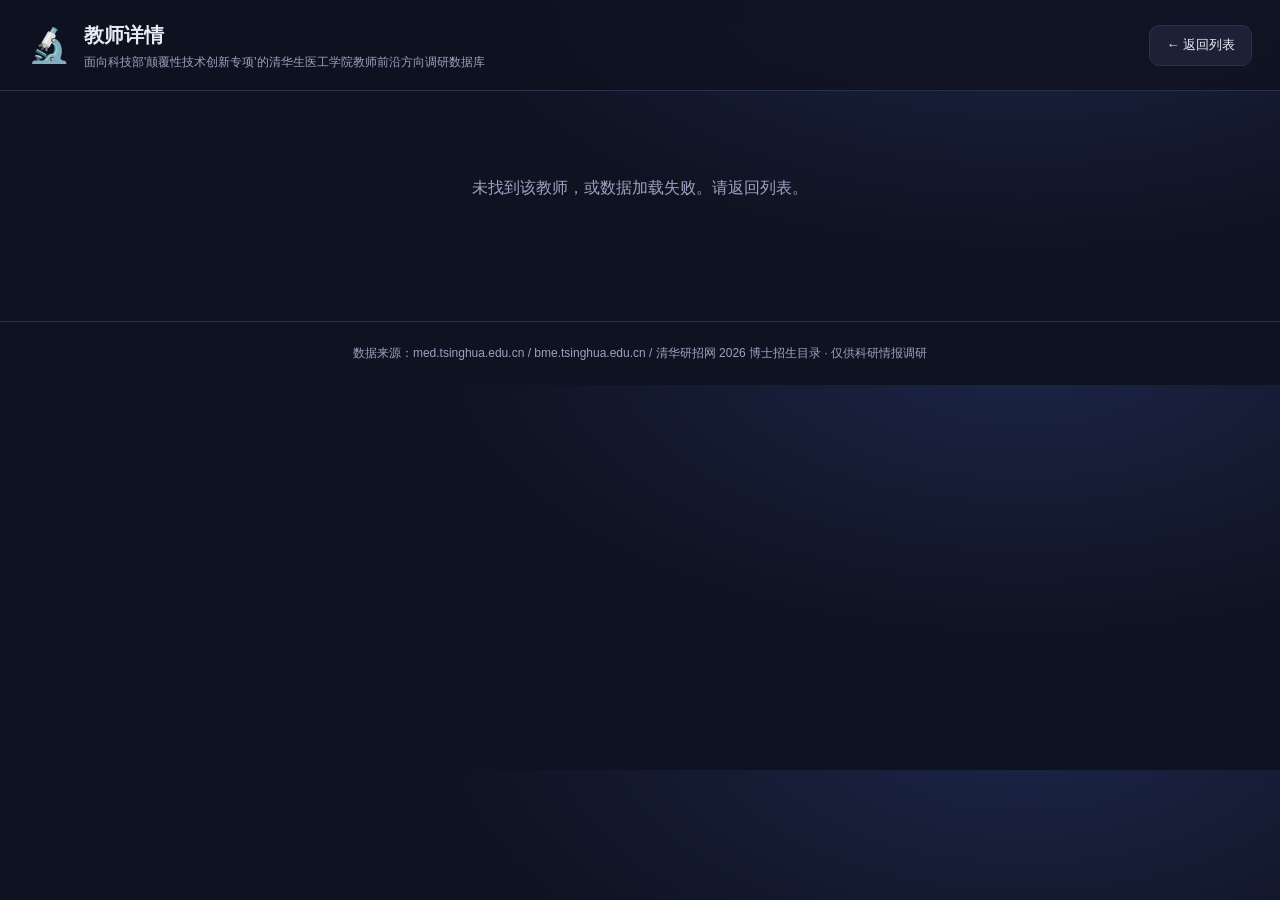
<file: teacher.html>
<!DOCTYPE html>
<html lang="zh-CN">
<head>
<meta charset="UTF-8">
<meta name="viewport" content="width=device-width, initial-scale=1.0">
<title>教师详情 · 清华大学生物医学工程学院</title>
<link rel="stylesheet" href="assets/css/style.css">
<link rel="icon" href="data:image/svg+xml,<svg xmlns='http://www.w3.org/2000/svg' viewBox='0 0 100 100'><text y='.9em' font-size='90'>🔬</text></svg>">
</head>
<body>
<header class="topbar">
  <div class="brand">
    <span class="logo">🔬</span>
    <div>
      <h1 id="site-title">教师详情</h1>
      <p id="site-desc"></p>
    </div>
  </div>
  <div class="tools">
    <a href="index.html" class="backlink">← 返回列表</a>
  </div>
</header>
<main>
  <div class="profile" id="profile"></div>
  <div class="empty" id="empty" hidden>未找到该教师，或数据加载失败。请返回列表。</div>
</main>
<footer id="footer"></footer>
<script>
window.__CONFIG__ = {
  "site_title": "清华大学生物医学工程学院 · 教师前沿方向数据库",
  "site_desc": "面向科技部'颠覆性技术创新专项'的清华生医工学院教师前沿方向调研数据库",
  "footer": "数据来源：med.tsinghua.edu.cn / bme.tsinghua.edu.cn / 清华研招网 2026 博士招生目录 · 仅供科研情报调研",
  "primary_school": "tsinghua-bme",
  "schools": [
    {
      "id": "tsinghua-bme",
      "name": "清华大学生物医学工程学院",
      "university": "清华大学",
      "default_lab": "",
      "description": ""
    }
  ],
  "labs": [
    {
      "id": "key-beijing-implant",
      "name": "有源植介入医疗器械临床创新与转化北京市重点实验室",
      "type": "北京市重点实验室",
      "school": "tsinghua-bme"
    },
    {
      "id": "mcgovern",
      "name": "IDG/麦戈文脑研究院",
      "type": "校级平台",
      "school": "tsinghua-bme"
    },
    {
      "id": "moldiag",
      "name": "智能分子诊断(课题组)",
      "type": "课题组",
      "school": "tsinghua-bme"
    }
  ],
  "extra_schools": [],
  "status_labels": {
    "reviewed": "已核实",
    "pending": "待调研"
  }
};
window.__DATA__ = [
  {
    "id": "huang-guoliang",
    "name_zh": "黄国亮",
    "name_en": "Guoliang Huang",
    "gender": "男",
    "university": "",
    "school": "清华大学·生物医学工程学院",
    "lab": "生物芯片/微流控(产业化)",
    "lab_type": "",
    "titles": [
      "研究员",
      "博士生导师",
      "教育部长江学者特聘教授"
    ],
    "admin_roles": [],
    "research_fields": [
      "生物芯片/分子诊断",
      "微流控",
      "先进科学仪器/创新医疗器械"
    ],
    "research_overview": "黄国亮，清华大学生物医学工程学院研究员、博士生导师、教育部长江学者特聘教授。1995清华精仪系光学仪器博士。长期从事精准化生物医学检测技术创新和先进科学仪器、创新医疗器械开发，在微流控芯片分子诊断、生物传感、痕量分析、超分辨测量、可穿戴生理测量、中医精准化技术等方面成绩突出；发表100多篇论文，多项成果产业化，获国家创新医疗器械产品批准2项、CFDA医疗器械注册证书5项、CE证书2项、国标2项，累计销售突破10亿元。荣获国家技术发明二等奖、国家科技进步二等奖、黄家驷生物医学工程奖一等奖等20余项。",
    "research_directions": [
      "微流控芯片分子诊断",
      "先进科学仪器/创新医疗器械",
      "精准化生物医学检测"
    ],
    "group_url": "",
    "home_url": "https://bme.tsinghua.edu.cn/info/1119/1472.htm",
    "photo_url": "assets/photos/huang-guoliang.jpg",
    "is_phd_advisor": true,
    "recruiting_2026": true,
    "status": "reviewed",
    "summary": "生物芯片/微流控分子诊断方向(研究员、博导、长江学者特聘教授)：精准化检测+科学仪器产业化，获国家技术发明二等奖、国家科技进步二等奖、黄家驷奖等20余项。",
    "disruptive": {
      "tech": "微流控芯片分子诊断与先进科学仪器产业化",
      "scenario": "遗传/感染性疾病快检、精准医学检测与国产科学仪器",
      "pain": "检测灵敏度/自动化不足、高端科学仪器依赖进口",
      "advance": "以微流控芯片+生物传感实现精准化检测，并产业化形成创新医疗器械(注册证/国标)——检测仪器国产化与精准化"
    },
    "key_works": [],
    "education": [
      {
        "stage": "博士",
        "school": "清华大学",
        "major": "精密仪器与光学仪器",
        "years": "1995"
      }
    ],
    "phd_advisor": "",
    "honors": [
      "国家技术发明二等奖",
      "国家科技进步二等奖",
      "黄家驷生物医学工程奖一等奖",
      "北京市科学技术奖二等奖"
    ],
    "social_roles": [],
    "patents": [],
    "sources": [
      "https://bme.tsinghua.edu.cn/info/1119/1472.htm"
    ],
    "updated_at": "2026-09-02"
  },
  {
    "id": "guo-hua",
    "name_zh": "郭华",
    "name_en": "Hua Guo",
    "gender": "男",
    "university": "",
    "school": "清华大学·生物医学工程学院",
    "lab": "",
    "lab_type": "",
    "titles": [
      "特别研究员",
      "长聘副教授"
    ],
    "admin_roles": [],
    "research_fields": [
      "磁共振成像与图像重建",
      "MRI引导微创介入"
    ],
    "research_overview": "郭华博士2006年毕业于美国Duke大学生物医学工程系，曾在Siemens、香港大学、美国纽约大学从事磁共振成像物理与图像重建研究，2010年加盟清华，现任清华医学院生物医学工程系生物医学影像研究中心特别研究员、长聘副教授。科研重点是磁共振影像核心技术开发与影像引导微创诊疗系统研制，包括高时空分辨率神经影像、基于MRI活体组织病理信息定量成像、MRI引导微创介入治疗与AI经济高效MRI。发表SCI 90余篇、国际会议200余篇。",
    "research_directions": [
      "高时空分辨率神经影像技术开发",
      "基于磁共振影像的活体组织病理信息定量成像",
      "磁共振影像引导的微创介入治疗与系统开发、人工智能经济高效MRI"
    ],
    "group_url": "",
    "home_url": "https://bme.tsinghua.edu.cn/info/1118/1479.htm",
    "photo_url": "assets/photos/guo-hua.jpg",
    "is_phd_advisor": true,
    "recruiting_2026": true,
    "status": "reviewed",
    "summary": "磁共振影像核心技术方向(特别研究员、长聘副教授，生物医学影像研究中心)：主攻磁共振成像物理与图像重建，高时空分辨率神经影像、MRI活体病理定量成像、MRI引导微创介入与AI高效MRI；SCI 90余篇。",
    "disruptive": {
      "tech": "磁共振影像核心技术+影像引导微创诊疗",
      "scenario": "神经影像、活体组织定量成像、微创介入治疗与高效能AI-MRI",
      "pain": "传统MRI时空分辨率与定量化受限、介入引导依赖经验、成本高",
      "advance": "以MRI物理/重建+AI实现高时空分辨率、病理定量、引导微创与降本增效——磁共振成像与介入一体化"
    },
    "key_works": [],
    "education": [
      {
        "stage": "博士",
        "school": "美国杜克大学",
        "major": "生物医学工程",
        "years": "2006"
      }
    ],
    "phd_advisor": "",
    "honors": [],
    "social_roles": [
      "2017-2020 ISMRM AMPC 成员",
      "2021-2024 Magnetic Resonance in Medicine (MRM) 编委会成员"
    ],
    "patents": [],
    "sources": [
      "https://bme.tsinghua.edu.cn/info/1118/1479.htm"
    ],
    "updated_at": "2026-09-02"
  },
  {
    "id": "zhao-xihai",
    "name_zh": "赵锡海",
    "name_en": "Xihai Zhao",
    "gender": "男",
    "university": "",
    "school": "清华大学·生物医学工程学院",
    "lab": "",
    "lab_type": "",
    "titles": [
      "长聘副教授"
    ],
    "admin_roles": [],
    "research_fields": [
      "心血管磁共振影像",
      "影像组学与风险预测"
    ],
    "research_overview": "赵锡海教授研究方向主要为心血管影像临床应用研究。1999年哈尔滨医科大学本科、2004上海交大医学院硕士、2007解放军军医进修学院博士；2007-2010美国华盛顿大学(西雅图)博士后，2010加入清华生物医学工程系，2019晋升长聘副教授。发表论文55篇(SCI 30篇)，ISMRM/RSNA/AHA等国际会议交流14次，现为ISMRM和AHA会员。",
    "research_directions": [
      "心血管磁共振成像(MRI)临床应用研究",
      "动脉粥样硬化与心血管疾病风险预测",
      "影像组学与多模态影像分析"
    ],
    "group_url": "https://xihaizhao.github.io/xihailab.io/index.html",
    "home_url": "https://bme.tsinghua.edu.cn/info/1118/1495.htm",
    "photo_url": "assets/photos/zhao-xihai.jpg",
    "is_phd_advisor": true,
    "recruiting_2026": true,
    "status": "reviewed",
    "summary": "心血管影像方向(长聘副教授)：主要从事心血管磁共振影像临床应用研究，参与美国NIH重大项目，承担国自然面上、Roche/Philips研究基金等；发表论文55篇(SCI 30篇)，ISMRM/AHA会员。",
    "disruptive": {
      "tech": "心血管磁共振影像的临床应用与风险预测",
      "scenario": "动脉粥样硬化、心脑血管疾病的早期识别、风险分层与疗效评估",
      "pain": "心血管疾病早期检出与风险预测难，影像定量化与临床转化不足",
      "advance": "以心血管MRI结合影像组学实现精准风险分层与疗效评估——心血管影像临床转化"
    },
    "key_works": [],
    "education": [
      {
        "stage": "博士",
        "school": "解放军军医进修学院",
        "major": "医学",
        "years": "2007"
      }
    ],
    "phd_advisor": "",
    "honors": [],
    "social_roles": [
      "ISMRM 会员",
      "AHA 会员",
      "《中国医学影像学杂志》编委"
    ],
    "patents": [],
    "sources": [
      "https://bme.tsinghua.edu.cn/info/1118/1495.htm"
    ],
    "updated_at": "2026-09-02"
  },
  {
    "id": "luo-jianwen",
    "name_zh": "罗建文",
    "name_en": "Jianwen Luo",
    "gender": "男",
    "university": "",
    "school": "清华大学·生物医学工程学院",
    "lab": "",
    "lab_type": "",
    "titles": [
      "长聘教授",
      "博士生导师",
      "长江学者特聘教授(2022)"
    ],
    "admin_roles": [],
    "research_fields": [
      "医学超声成像/弹性成像"
    ],
    "research_overview": "罗建文教授2005年清华生物医学工程博士，美国哥伦比亚大学博士后/Associate Research Scientist，2011全职清华，现为清华生医工学院长聘教授、博导，入选教育部2022年度“长江学者奖励计划”特聘教授、获国家优青。主持国家重点研发计划重点专项2项、国自然5项；发表论文300多篇(SCI 200多篇，含TMI、TUFFC、TBME等IEEE Trans系列60多篇)，40多篇为高引/封面/最佳论文，被引10000多次、H=52；第一完成人获黄家驷生物医学工程奖、中华医学科技奖、中国图象图形学学会技术发明奖。",
    "research_directions": [
      "医学超声成像与超声弹性成像(序列/重建/定量)",
      "生物医学超声与医学影像处理"
    ],
    "group_url": "",
    "home_url": "https://bme.tsinghua.edu.cn/info/1118/1486.htm",
    "photo_url": "assets/photos/luo-jianwen.jpg",
    "is_phd_advisor": true,
    "recruiting_2026": true,
    "status": "reviewed",
    "summary": "医学超声影像方向(长聘教授、博导、2022长江学者特聘教授、国家优青)：超声成像/弹性成像，IEEE Trans系列60多篇、被引1万+/H=52；第一完成人获黄家驷生物医学工程奖、中华医学科技奖、中国图象图形学会技术发明奖。",
    "disruptive": {
      "tech": "医学超声成像与超声弹性成像(定量化)",
      "scenario": "临床超声诊断、组织弹性/力学定量评估",
      "pain": "传统超声以定性形态为主，组织弹性/力学定量化不足",
      "advance": "以超声序列/重建/弹性成像实现组织力学定量成像，并为生物医学工程学科最高奖黄家驷奖等认可"
    },
    "key_works": [],
    "education": [
      {
        "stage": "博士",
        "school": "清华大学",
        "major": "生物医学工程",
        "years": "2005"
      }
    ],
    "phd_advisor": "",
    "honors": [
      "黄家驷生物医学工程奖(第一完成人)",
      "中华医学科技奖(第一完成人)",
      "中国图象图形学学会技术发明奖"
    ],
    "social_roles": [],
    "patents": [],
    "sources": [
      "https://bme.tsinghua.edu.cn/info/1118/1486.htm"
    ],
    "updated_at": "2026-09-02"
  },
  {
    "id": "chen-huijun",
    "name_zh": "陈慧军",
    "name_en": "Huijun Chen",
    "gender": "男",
    "university": "",
    "school": "清华大学·生物医学工程学院",
    "lab": "",
    "lab_type": "",
    "titles": [
      "医学院长聘研究员",
      "博士生导师"
    ],
    "admin_roles": [],
    "research_fields": [
      "磁共振生理量化成像",
      "心脑血管/肝脏影像"
    ],
    "research_overview": "陈慧军教授2008年北京大学博士、美国华盛顿大学(西雅图)放射学系博士后，2012全职任教清华，现为清华大学医学院长聘研究员、博导。长期从事磁共振生理量化成像，包括新序列设计、图像重建、图像处理、生理建模与临床研究，应用涉及心脑血管(动脉粥样硬化、动脉瘤、心脏)和肝脏疾病。发表SCI论文50余篇(含Radiology、MRM、Stroke、JACC Imaging、JCMR)、国际会议摘要110余篇，获国内专利2项、国际专利2项、软件著作权1项。",
    "research_directions": [
      "磁共振生理量化成像：新序列设计、图像重建、图像处理与生理建模",
      "心脑血管疾病(动脉粥样硬化、动脉瘤、心脏)与肝脏疾病的磁共振临床应用",
      "量化影像生物标记物(QIBA)与多模态影像分析"
    ],
    "group_url": "",
    "home_url": "https://bme.tsinghua.edu.cn/info/1118/1475.htm",
    "photo_url": "assets/photos/chen-huijun.jpg",
    "is_phd_advisor": true,
    "recruiting_2026": true,
    "status": "reviewed",
    "summary": "磁共振生理量化成像方向(医学院长聘研究员、博导)：新序列设计/重建/建模与心脑血管、肝脏疾病临床影像应用；SCI 50余篇(含Radiology、MRM、Stroke、JACC Imaging、JCMR)，发明专利及软著多项。",
    "disruptive": {
      "tech": "磁共振生理量化成像(心脑血管/肝脏)",
      "scenario": "动脉粥样硬化、动脉瘤、心脏与肝脏疾病的定量诊断与疗效评估",
      "pain": "传统MRI以定性为主，生理参数定量化与临床转化不足",
      "advance": "以新序列+重建+生理建模实现磁共振生理量化成像，并推动量化影像生物标记物临床标准化"
    },
    "key_works": [],
    "education": [
      {
        "stage": "博士",
        "school": "北京大学",
        "major": "",
        "years": "2008"
      }
    ],
    "phd_advisor": "",
    "honors": [],
    "social_roles": [
      "美国放射学会(RSNA)量化影像生物标记物联盟QIBA PDF-MRI技术委员会 委员",
      "中国卒中学会脑血流与代谢分会 委员"
    ],
    "patents": [],
    "sources": [
      "https://bme.tsinghua.edu.cn/info/1118/1475.htm"
    ],
    "updated_at": "2026-09-02"
  },
  {
    "id": "ning-guochen",
    "name_zh": "宁国琛",
    "name_en": "Guochen Ning",
    "gender": "男",
    "university": "",
    "school": "清华大学·生物医学工程学院",
    "lab": "",
    "lab_type": "",
    "titles": [
      "助理教授",
      "特别研究员"
    ],
    "admin_roles": [],
    "research_fields": [
      "智能医疗机器人",
      "在体深部组织自动诊疗"
    ],
    "research_overview": "宁国琛博士，清华2021生物医学工程博士(优秀毕业生)，同年获“惠妍”人才基金任助理研究员，2023受聘清华助理教授、特别研究员。聚焦以临床需求为牵引的智能医疗机器人系统，以在体深部组织的机器人自主诊疗一体化为主线，在临床医工融合、机器人学、医学影像学前沿交叉开展系统研究；在IEEE Trans系列、MIA、Theranostics等发表论文50余篇，获多项国际/国内会议优秀论文奖；主持国家重点研发计划青年科学家项目、中国科协青年人才托举工程、国自然面上/青年基金等。",
    "research_directions": [
      "智能医疗机器人系统与在体深部组织机器人自主诊疗一体化",
      "临床医工融合、机器人学与医学影像交叉"
    ],
    "group_url": "",
    "home_url": "https://bme.tsinghua.edu.cn/info/1118/1600.htm",
    "photo_url": "",
    "is_phd_advisor": true,
    "recruiting_2026": true,
    "status": "reviewed",
    "summary": "智能医疗机器人方向(助理教授、特别研究员)：在体深部组织机器人自主诊疗一体化，医工融合/机器人学/医学影像交叉；IEEE Trans系列、MIA、Theranostics等50余篇，主持国家重点研发计划青年科学家项目、中国科协青年人才托举。",
    "disruptive": {
      "tech": "智能医疗机器人(在体深部组织自主诊疗一体化)",
      "scenario": "深部组织微创介入、机器人辅助诊疗",
      "pain": "深部组织介入依赖医生经验、精度与自动化不足",
      "advance": "以AI+机器人实现深部组织机器人自主诊断与治疗一体化——临床诊疗智能化、微创化"
    },
    "key_works": [],
    "education": [
      {
        "stage": "博士",
        "school": "清华大学",
        "major": "生物医学工程",
        "years": "2021"
      }
    ],
    "phd_advisor": "",
    "honors": [
      "国家重点研发计划青年科学家项目",
      "中国科协青年人才托举工程"
    ],
    "social_roles": [],
    "patents": [],
    "sources": [
      "https://bme.tsinghua.edu.cn/info/1118/1600.htm"
    ],
    "updated_at": "2026-09-02"
  },
  {
    "id": "tian-qiyuan",
    "name_zh": "田启源",
    "name_en": "Qiyuan Tian",
    "gender": "男",
    "university": "",
    "school": "清华大学·生物医学工程学院",
    "lab": "",
    "lab_type": "",
    "titles": [
      "研究员",
      "副教授",
      "博士生导师",
      "国家高层次青年人才"
    ],
    "admin_roles": [
      "清华脑影像实验室(BIRTH)负责人"
    ],
    "research_fields": [
      "磁共振/神经影像",
      "脑结构与功能成像"
    ],
    "research_overview": "田启源，清华大学生物医学工程学院研究员、副教授、博导，国家高层次青年人才、国际医学磁共振学会(ISMRM)青年会士。复旦2011学士、斯坦福2017电子工程博士(师从Brian Wandell与Jennifer McNab)，哈佛医学院-麻省总医院Martinos中心博士后(师从Susie Huang)，2022晋升哈佛放射系Instructor，2023全职清华，建立清华脑影像实验室(BIRTH)。从事新型磁共振和神经影像技术、脑结构与功能及脑疾病病理诊疗研究；主持14项科研项目，在Cell、Nature Biomedical Engineering、Nature Communications、NeuroImage、Medical Image Analysis等发表SCI论文70余篇，授权专利4项，引用3500余次。",
    "research_directions": [
      "开发新型磁共振与神经影像技术(弥散MRI、脑结构与功能)",
      "脑结构与脑功能成像、脑连接组研究",
      "脑疾病(阿尔茨海默等)病理与诊疗方法"
    ],
    "group_url": "",
    "home_url": "https://bme.tsinghua.edu.cn/info/1118/1490.htm",
    "photo_url": "assets/photos/tian-qiyuan.jpg",
    "is_phd_advisor": true,
    "recruiting_2026": true,
    "status": "reviewed",
    "summary": "新型磁共振/神经影像方向(研究员、副教授、博导、国家高层次青年人才、ISMRM青年会士；清华脑影像实验室BIRTH)：开发弥散MRI等神经影像技术研究脑结构与功能、脑疾病病理诊疗；Cell/Nature BME/Nature Comm等SCI 70余篇，授权专利4项，引用3500余次。",
    "disruptive": {
      "tech": "新型磁共振/神经影像技术(弥散MRI、脑连接组)",
      "scenario": "脑结构与功能成像、脑疾病(阿尔茨海默等)早期病理与诊疗评估",
      "pain": "脑组织微观结构与连接难以无创定量成像；脑疾病早期检出与机制解析难",
      "advance": "以弥散MRI等新型神经影像定量刻画脑微结构与连接，支撑脑连接组研究与脑疾病精准诊疗——神经影像定量化"
    },
    "key_works": [
      {
        "title": "新型磁共振/神经影像技术(脑结构与功能、脑连接组)",
        "venue": "Cell / Nature Biomedical Engineering / NeuroImage / Medical Image Analysis",
        "date": "(近年)",
        "innovation": "弥散MRI等神经影像定量成像与脑连接组/脑疾病研究"
      }
    ],
    "education": [
      {
        "stage": "本科",
        "school": "复旦大学",
        "major": "工学",
        "years": "2011"
      },
      {
        "stage": "博士",
        "school": "美国斯坦福大学",
        "major": "电子工程",
        "years": "2017"
      }
    ],
    "phd_advisor": "",
    "honors": [
      "国际医学磁共振学会(ISMRM)青年会士",
      "国家高层次青年人才"
    ],
    "social_roles": [],
    "patents": [],
    "sources": [
      "https://bme.tsinghua.edu.cn/info/1118/1490.htm"
    ],
    "updated_at": "2026-09-02"
  },
  {
    "id": "zhang-yang",
    "name_zh": "张洋",
    "name_en": "Yang Zhang",
    "gender": "男",
    "university": "",
    "school": "清华大学·生物医学工程学院",
    "lab": "",
    "lab_type": "",
    "titles": [
      "助理教授",
      "特别研究员",
      "博士生导师"
    ],
    "admin_roles": [
      "医学声学与光子学实验室(MAP Lab)负责人"
    ],
    "research_fields": [
      "光声断层成像",
      "声学神经接口"
    ],
    "research_overview": "张洋博士，清华生医工学院助理教授、特别研究员、博导。先后在北京大学(2012-2015)、香港大学(2015-2019)、美国加州理工(2019-2024)从事医学成像硕/博/博士后研究，2025年2月全职任教清华，组建医学声学与光子学实验室(MAP Lab)，围绕声、光、电与生物组织相互作用，融合电子信息、超声、光学与智能计算，开展大脑与人体医学成像及神经接口研究，重点光声断层成像、声学神经接口、生物声电成像；成果见Nat. Biomed. Eng.、IEEE TMI等，申请多项美国发明专利；主持国自然优秀青年基金(海外)，光声矢量成像获SPIE Photonics West最佳论文奖。",
    "research_directions": [
      "光声断层成像与医学成像",
      "声学神经接口与生物声电成像",
      "声光-电子信息与智能计算融合"
    ],
    "group_url": "http://www.yangzhanglab.com",
    "home_url": "https://bme.tsinghua.edu.cn/info/1118/1494.htm",
    "photo_url": "assets/photos/zhang-yang.jpg",
    "is_phd_advisor": true,
    "recruiting_2026": true,
    "status": "reviewed",
    "summary": "医学声学与光子学方向(助理教授、特别研究员、博导；2025加入清华组建MAP Lab)：光声断层成像、声学神经接口、生物声电成像，成果见Nat. Biomed. Eng.、IEEE TMI；主持国自然优青(海外)，光声矢量成像获SPIE Photonics West最佳论文奖。",
    "disruptive": {
      "tech": "光声断层成像+声学神经接口(声光电融合成像)",
      "scenario": "脑与人体医学成像、神经接口",
      "pain": "传统成像分辨率/对比度受限，声光耦合成像与神经接口技术待突破",
      "advance": "以光声/声电融合成像与智能计算实现高对比无损医学成像与神经接口——多模态声光成像范式"
    },
    "key_works": [],
    "education": [
      {
        "stage": "博士",
        "school": "香港大学",
        "major": "电机与计算机工程",
        "years": "2019"
      }
    ],
    "phd_advisor": "",
    "honors": [
      "国家自然科学基金优秀青年基金(海外)",
      "SPIE Photonics West 最佳论文奖"
    ],
    "social_roles": [],
    "patents": [],
    "sources": [
      "https://bme.tsinghua.edu.cn/info/1118/1494.htm",
      "http://www.yangzhanglab.com"
    ],
    "updated_at": "2026-09-02"
  },
  {
    "id": "hong-bo",
    "name_zh": "洪波",
    "name_en": "Bo Hong",
    "gender": "男",
    "birth_year": null,
    "age_est": "",
    "university": "",
    "school": "清华大学·生物医学工程学院",
    "lab": "",
    "lab_type": "",
    "titles": [
      "长聘教授",
      "为先书院院长"
    ],
    "admin_roles": [
      "为先书院院长"
    ],
    "research_fields": [
      "植入式脑机接口/神经工程"
    ],
    "research_overview": "洪波教授研究方向为脑机接口与神经工程。研究团队设计开发了无线微创脑机接口NEO —— 电极覆盖脑膜外、不破坏神经组织实现微创植入，硬币大小处理器嵌入颅骨、体内无需电池通过近场耦合供电，实现高带宽双向无线传输与脑电解码，帮助高位截瘫患者实现脑控喝水、光标、轮椅；2023年10月完成首例截瘫患者临床试验，2025年6月启动全球首个植入脑机接口多中心注册临床试验；团队还在人脑语音语言处理机制与脑网络动态特性方面取得进展，成果发表于Nature Communications、Nature Neuroscience、PNAS等。",
    "research_directions": [
      "无线微创脑机接口NEO研发与临床转化：2023年首例截瘫患者临床、2025年全国12家医院多中心注册临床试验，被《自然》列为2025年值得关注的科学事件之一",
      "揭示人脑言语处理网络协同机制：结合颅内脑电与磁共振，揭示听觉/语言/运动脑区精细时空协作的声调识别机制，构成人脑言语信息处理的网络协同理论"
    ],
    "group_url": "http://neuro.med.tsinghua.edu.cn/",
    "home_url": "https://bme.tsinghua.edu.cn/info/1118/1482.htm",
    "photo_url": "assets/photos/hong-bo.jpg",
    "is_phd_advisor": true,
    "recruiting_2026": true,
    "status": "reviewed",
    "summary": "脑机接口与神经工程方向代表(长聘教授/为先书院院长)：研发无线微创脑机接口NEO，解决Neuralink/BrainGate等创伤大、信号不稳难题，2023首例截瘫患者临床、2025全球首个植入脑机接口多中心注册试验；团队揭示人脑言语处理网络协同理论，成果见Nature Communications/Nature Neuroscience/PNAS。",
    "disruptive": {
      "tech": "无线微创脑机接口NEO(植入式脑机接口临床转化)",
      "scenario": "脊髓损伤、脑中风、渐冻症、癫痫等脑疾病康复；脑机直接通信与脑机融合智能",
      "pain": "Neuralink/BrainGate等主流植入脑机接口创伤大、长期信号不稳定、体内需要电池；脑机接口人体长期安全植入难",
      "advance": "电极覆盖脑膜外不破坏神经、处理器无电池近场耦合供电、高带宽双向无线+时空频融合解码，实现脑机接口微创、长期稳定、家用化，并向多中心注册临床试验推进——植入式脑机接口的工程与临床范式突破"
    },
    "key_works": [
      {
        "title": "无线微创脑机接口NEO——植入式脑机接口临床转化",
        "venue": "宣武医院/天坛医院/华山医院临床试验 + 全国12家医院多中心注册临床试验(Nature 2025值得关注科学事件)",
        "date": "2023-2025",
        "innovation": "脑膜外电极微创植入、体内处理器无电池近场耦合供电、脑控喝水/光标/轮椅"
      }
    ],
    "education": [
      {
        "stage": "博士",
        "school": "清华大学",
        "major": "生物医学工程",
        "years": "2001"
      }
    ],
    "phd_advisor": "",
    "honors": [
      "北京市科技新星",
      "教育部新世纪优秀人才"
    ],
    "social_roles": [],
    "patents": [],
    "sources": [
      "https://bme.tsinghua.edu.cn/info/1118/1482.htm",
      "http://neuro.med.tsinghua.edu.cn/"
    ],
    "updated_at": "2026-09-02"
  },
  {
    "id": "song-sen",
    "name_zh": "宋森",
    "name_en": "Song Sen",
    "gender": "男",
    "birth_year": null,
    "age_est": "~51-54",
    "university": "",
    "school": "清华大学·生物医学工程学院",
    "lab": "IDG/麦戈文脑研究院",
    "lab_type": "校级平台",
    "titles": [
      "研究员(医学院生医工系)",
      "长聘副教授"
    ],
    "admin_roles": [
      "IDG/麦戈文脑研究院成员"
    ],
    "research_fields": [
      "计算神经科学/类脑智能",
      "脑网络与神经环路"
    ],
    "group_url": "",
    "home_url": "https://brain.tsinghua.edu.cn/info/1009/1001.htm",
    "photo_url": "assets/photos/song-sen.png",
    "is_phd_advisor": true,
    "recruiting_2026": true,
    "status": "reviewed",
    "summary": "计算神经科学+类脑智能跨界研究者；布兰戴斯计算神经学博士、冷泉港+MIT博后、2010入清华；STDP理论、脑网络拓扑、情绪动机脑回路。",
    "disruptive": {
      "tech": "类脑智能/神经计算(待具体项目佐证)",
      "scenario": "从神经机理出发的类脑AI、脑机接口、神经环路解析。",
      "pain": "传统AI高能耗、缺解释性；脑结构-功能关系难量化；神经疾病/认知机理不清。",
      "advance": "以计算神经科学揭示脑信息处理原理，反哺高能效、可解释的类脑模型与智能系统——'从脑到智能'范式路径。"
    },
    "key_works": [
      {
        "title": "STDP突触可塑性理论",
        "venue": "Neuron / Nature Neuroscience",
        "date": "(早期代表作)",
        "innovation": "解释前后神经元放电时序如何增强/削弱连接，类脑计算算法基石"
      },
      {
        "title": "脑网络最小模块结构",
        "venue": "PLoS Biology",
        "date": "(早期代表作)",
        "innovation": "数学/计算视角找脑网络最核心重复模块"
      }
    ],
    "education": [
      {
        "stage": "博士",
        "school": "美国布兰戴斯大学(Brandeis)",
        "major": "计算神经学",
        "years": "2002"
      }
    ],
    "phd_advisor": "",
    "honors": [
      "(官网荣誉待补，见md)"
    ],
    "postdoc": "冷泉港实验室 + MIT",
    "sources": [
      "https://brain.tsinghua.edu.cn/info/1009/1001.htm",
      "https://hub.baai.ac.cn/users/34318"
    ],
    "updated_at": "2026-09-02"
  },
  {
    "id": "yuan-kexin",
    "name_zh": "苑克鑫",
    "name_en": "Kexin Yuan",
    "gender": "男",
    "university": "",
    "school": "清华大学·生物医学工程学院",
    "lab": "清华-北大生命科学联合中心/麦戈文脑研究院",
    "lab_type": "校级平台",
    "titles": [
      "长聘副教授",
      "清华-北大生命科学联合中心研究员",
      "麦戈文脑研究院研究员"
    ],
    "admin_roles": [],
    "research_fields": [
      "听觉神经科学",
      "神经环路"
    ],
    "research_overview": "苑克鑫，清华大学生物医学工程学院长聘副教授、清华-北大生命科学联合中心研究员、麦戈文脑研究院研究员、国家级高层次人才。2006年中科院生物物理所博士，2006-2012加州大学旧金山/伯克利博士后，2012加入清华生物医学工程系，2018起长聘副教授。主要研究中枢与外周神经环路、听觉/语言与嗅觉等神经机制。",
    "research_directions": [
      "中枢与外周神经系统互作的解剖与功能环路研究",
      "听觉、言语和交流的神经机制",
      "嗅觉、睡眠与脑网络动态"
    ],
    "group_url": "",
    "home_url": "https://bme.tsinghua.edu.cn/info/1118/1492.htm",
    "photo_url": "assets/photos/yuan-kexin.jpg",
    "is_phd_advisor": true,
    "recruiting_2026": true,
    "status": "reviewed",
    "summary": "系统与解剖神经科学方向(长聘副教授、清华-北大生命科学联合中心研究员、麦戈文脑研究院研究员、国家级高层次人才)：研究中枢与外周互作、听觉/语言、嗅觉与睡眠等神经环路机制。",
    "disruptive": {
      "tech": "中枢-外周神经环路与听觉/嗅觉神经机制",
      "scenario": "感觉(听觉/嗅觉)与睡眠等神经机制解析，脑机接口与神经疾病诊疗",
      "pain": "脑环路结构与功能关系难量化，感觉/睡眠异常机理不清",
      "advance": "以系统与解剖神经科学揭示中枢-外周、听觉/嗅觉等多感觉神经环路——从环路机理走向脑功能解析与神经调控"
    },
    "key_works": [],
    "education": [
      {
        "stage": "本科",
        "school": "烟台大学",
        "major": "生物化学",
        "years": "2001"
      },
      {
        "stage": "博士",
        "school": "中国科学院生物物理研究所",
        "major": "生物物理学",
        "years": "2006"
      }
    ],
    "phd_advisor": "",
    "honors": [],
    "social_roles": [
      "中国神经科学学会中枢与外周互作分会 副主任委员",
      "中国生物物理学会听觉、言语和交流研究分会 副会长"
    ],
    "patents": [],
    "sources": [
      "https://bme.tsinghua.edu.cn/info/1118/1492.htm"
    ],
    "updated_at": "2026-09-02"
  },
  {
    "id": "zhang-mingjun",
    "name_zh": "张明君",
    "name_en": "Mingjun Zhang",
    "gender": "男",
    "university": "",
    "school": "清华大学·生物医学工程学院",
    "lab": "",
    "lab_type": "",
    "titles": [
      "清华大学长聘教授",
      "博士生导师",
      "国家特聘专家(创新A类)"
    ],
    "admin_roles": [],
    "research_fields": [
      "具身智能脑机接口",
      "微纳机器人/神经控制"
    ],
    "research_overview": "张明君教授，浙大1996工业自动化博士、美国华盛顿大学(圣路易斯)2000系统科学/机器人博士，斯坦福生物医学硕士、电子工程硕士等；曾任美国安捷伦研发工程师、田纳西大学副教授(终身)、俄亥俄州立大学生物医学工程系正教授(终身)，2020全职回国任教清华，现为清华长聘教授、博导、国家特聘专家(创新A类)。从事具身智能脑机接口与脑机智能融合、微纳米机器人与药物递送、非线性神经动力学与神经控制论研究；主持科技部国家重点研发/颠覆性专项、国自然重点/重大、美国NIH(R01)/NSF/DoD/ONR/ARO等逾30项；曾获浙江大学竺可桢奖学金、美国海军研究署年轻科学家奖、IEEE机器人与自动化学会青年科学家奖。",
    "research_directions": [
      "具身智能脑机接口与脑机智能融合",
      "微纳米机器人与药物递送",
      "非线性神经动力学与神经控制论"
    ],
    "group_url": "",
    "home_url": "https://bme.tsinghua.edu.cn/info/1118/1493.htm",
    "photo_url": "assets/photos/zhang-mingjun.jpg",
    "is_phd_advisor": true,
    "recruiting_2026": true,
    "status": "reviewed",
    "summary": "具身智能脑机接口/微纳机器人方向(清华长聘教授、博导、国家特聘专家创新A类、原俄亥俄州立大学生物医学工程正教授)：脑机智能融合、微纳米机器人与神经控制论，主持中美逾30项(国重/颠覆性专项、NIH R01等)；获美国海军研究署年轻科学家奖、IEEE机器人青年科学家奖。",
    "disruptive": {
      "tech": "具身智能脑机接口与脑机智能融合、微纳米机器人",
      "scenario": "脑机接口、靶向药物递送、神经调控",
      "pain": "脑机接口与神经调控精度/侵入性、药物递送靶向性不足",
      "advance": "以具身智能脑机接口与微纳机器人实现脑机融合与精准靶向——脑机智能与精准医疗交叉"
    },
    "key_works": [],
    "education": [
      {
        "stage": "博士",
        "school": "美国华盛顿大学(圣路易斯)",
        "major": "系统科学和数学/机器人",
        "years": "2000"
      }
    ],
    "phd_advisor": "",
    "honors": [
      "美国海军研究署年轻科学家奖",
      "IEEE 机器人与自动化学会青年科学家奖",
      "浙江大学竺可桢奖学金"
    ],
    "social_roles": [],
    "patents": [],
    "sources": [
      "https://bme.tsinghua.edu.cn/info/1118/1493.htm"
    ],
    "updated_at": "2026-09-02"
  },
  {
    "id": "cheng-jing",
    "name_zh": "程京",
    "name_en": "Jing Cheng",
    "gender": "男",
    "university": "",
    "school": "清华大学·生物医学工程学院",
    "lab": "生物芯片北京国家研究中心",
    "lab_type": "国家级",
    "titles": [
      "讲席教授",
      "中国工程院院士",
      "国家杰青",
      "长江学者特聘教授"
    ],
    "admin_roles": [
      "生物芯片北京国家研究中心主任"
    ],
    "research_fields": [
      "生物芯片/分子诊断",
      "微流控芯片实验室"
    ],
    "research_overview": "程京，生物医学工程学院讲席教授、博士生导师，国家杰青、1999年度教育部长江学者特聘教授、2009年当选中国工程院院士。长期从事基础医学、预防医学和临床医学相关生物技术研究，尤其在生物芯片研究中有重要建树。回国前“芯片实验室”成果发表于1998年Nature Biotechnology并成为该期封面故事，被Science评为世界科技十大突破Biochip。回国后主持建立疾病预防、诊断和预后分子分型芯片技术体系及基于生物芯片的创新药物研发平台，领导研制基因、蛋白、生化和细胞分析所需的多种生物芯片，其中遗传性耳聋基因检测芯片和新冠核酸检测系统等产生重要应用。",
    "research_directions": [
      "生物芯片设计、制作工艺与芯片实验室系统集成(5类共性创新技术)",
      "疾病预防、诊断和预后的分子分型芯片技术体系(出生缺陷干预、慢病防控、感染诊治等)",
      "全集成微流控芯片实验室技术与全套生产工艺",
      "生物芯片标准化(全国生物芯片标准化技术委员会主任委员，组织制定国标14项)"
    ],
    "group_url": "",
    "home_url": "https://bme.tsinghua.edu.cn/info/1118/1471.htm",
    "photo_url": "assets/photos/cheng-jing.jpg",
    "is_phd_advisor": true,
    "recruiting_2026": true,
    "status": "reviewed",
    "summary": "生物芯片方向代表人物(中国工程院院士、讲席教授、国家杰青/长江学者)：主持建立疾病预防诊断预后分子分型芯片技术体系，领导遗传性耳聋基因检测芯片、新冠核酸检测系统等；“芯片实验室”1998年Nature Biotechnology封面故事、被Science评为世界科技十大突破Biochip。",
    "disruptive": {
      "tech": "生物芯片/微流控芯片实验室(分子诊断芯片技术体系)",
      "scenario": "疾病预防、诊断、预后与个体化用药的分子分型；遗传/感染性疾病快检(耳聋、新冠等)",
      "pain": "传统分子检测通量低、成本高、难以现场/家庭化；疾病阶段与个体化用药缺乏高通量分子分型",
      "advance": "以生物芯片与全集成微流控实验室实现高通量、自动化、便携化分子分型与诊疗——从传统检验走向芯片化、集成化精准诊断"
    },
    "key_works": [
      {
        "title": "Lab on a chip(芯片实验室)",
        "venue": "Nature Biotechnology(封面故事)",
        "date": "1998",
        "innovation": "世界科技十大突破Biochip"
      },
      {
        "title": "遗传性耳聋基因检测芯片 / 新冠核酸检测系统(全集成芯片实验室/移动实验室)",
        "venue": "生物芯片技术转化",
        "date": "(临床应用)",
        "innovation": "遗传/感染性疾病高通量分子分型与快检"
      }
    ],
    "education": [
      {
        "stage": "博士",
        "school": "英国思克莱德大学",
        "major": "司法生物学",
        "years": "1992"
      }
    ],
    "phd_advisor": "",
    "honors": [
      "2009年：当选中国工程院院士",
      "国家自然科学基金杰出青年科学基金",
      "1999年度：教育部长江学者特聘教授"
    ],
    "social_roles": [
      "全国生物芯片标准化技术委员会 主任委员",
      "“十五五”国家发展规划专家委员会 委员",
      "Human Mutation 杂志通讯编辑"
    ],
    "patents": [],
    "sources": [
      "https://bme.tsinghua.edu.cn/info/1118/1471.htm"
    ],
    "updated_at": "2026-09-02"
  },
  {
    "id": "xing-wanli",
    "name_zh": "邢婉丽",
    "name_en": "Wanli Xing",
    "gender": "女",
    "university": "",
    "school": "清华大学·生物医学工程学院",
    "lab": "生物芯片北京国家工程研究中心",
    "lab_type": "国家级",
    "titles": [
      "研究员",
      "博士生导师",
      "生物芯片北京国家工程研究中心常务副主任"
    ],
    "admin_roles": [
      "生物芯片北京国家工程研究中心常务副主任"
    ],
    "research_fields": [
      "生物芯片",
      "分子诊断"
    ],
    "research_overview": "邢婉丽，清华大学生物医学工程学院研究员、博士生导师、生物芯片北京国家工程研究中心常务副主任。2013年中组部“万人计划”科技创新领军人才、2012科技部中青年科技创新领军人才；全国生物芯片标准化技术委员会秘书长。长期从事生物芯片研发，获国内外生物芯片专利230余项、发表论文110余篇、主编生物芯片论著4部；2007、2018两次获国家技术发明奖二等奖，获2020谈家桢生命科学产业化奖等。",
    "research_directions": [
      "生物芯片研发与产业化",
      "分子诊断与标准化"
    ],
    "group_url": "",
    "home_url": "https://bme.tsinghua.edu.cn/info/1119/1500.htm",
    "photo_url": "assets/photos/xing-wanli.jpg",
    "is_phd_advisor": true,
    "recruiting_2026": true,
    "status": "reviewed",
    "summary": "生物芯片方向(研究员、博导、生物芯片国家工程研究中心常务副主任、万人计划领军)：生物芯片专利230余项、论文110余篇，两次获国家技术发明二等奖、谈家桢生命科学产业化奖。",
    "disruptive": {
      "tech": "生物芯片研发与产业化",
      "scenario": "基因/蛋白等分子诊断、疾病预防与诊断",
      "pain": "传统分子诊断通量/灵敏度不足、标准化与产业化难",
      "advance": "以生物芯片实现高通量分子诊断并产业化与标准化——生物芯片产业化"
    },
    "key_works": [],
    "education": [],
    "phd_advisor": "",
    "honors": [
      "国家技术发明二等奖(2007/2018)",
      "谈家桢生命科学产业化奖(2020)"
    ],
    "social_roles": [
      "全国生物芯片标准化技术委员会 秘书长",
      "第七届国家卫生标准委员会临床检验标准专业委员会委员"
    ],
    "patents": [],
    "sources": [
      "https://bme.tsinghua.edu.cn/info/1119/1500.htm"
    ],
    "updated_at": "2026-09-02"
  },
  {
    "id": "guo-yong",
    "name_zh": "郭永",
    "name_en": "Yong Guo",
    "gender": "男",
    "university": "",
    "school": "清华大学·生物医学工程学院",
    "lab": "",
    "lab_type": "",
    "titles": [
      "教授",
      "博士生导师"
    ],
    "admin_roles": [],
    "research_fields": [
      "体外诊断/分子诊断",
      "生物芯片标准"
    ],
    "research_overview": "郭永，清华大学生物医学工程学院教授、博导，北京市科技新星、体外诊断产业领军人物。北大2001本科、清华2006博士、2012-2014哈佛访问学者。从事重大疾病诊断技术与临床应用研究，发表论文50余篇、授权专利60余项、获批国标4项，转化成果获中国医疗器械注册证7项，获“北京市科学技术二等奖”“国家重点新产品”“中国体外诊断优秀创新产品金奖”等；主持科技部重点研发计划、卫健委重大专项、国自然等。",
    "research_directions": [
      "重大疾病(肿瘤/感染等)体外诊断技术与临床应用",
      "分子诊断与生物芯片技术、国家标准制修订"
    ],
    "group_url": "",
    "home_url": "https://bme.tsinghua.edu.cn/info/1118/1480.htm",
    "photo_url": "assets/photos/guo-yong.jpg",
    "is_phd_advisor": true,
    "recruiting_2026": true,
    "status": "reviewed",
    "summary": "体外诊断方向(教授、博导、北京市科技新星、体外诊断产业领军人物)：重大疾病诊断技术转化，授权专利60余项、获批国标4项、中国医疗器械注册证7项，获北京市科学技术二等奖等。",
    "disruptive": {
      "tech": "重大疾病体外诊断技术与临床转化",
      "scenario": "肿瘤、传染病等重大疾病的早期/精准诊断",
      "pain": "重大疾病诊断灵敏度/特异性有限、转化与标准化不足",
      "advance": "以分子诊断/生物芯片实现重大疾病精准诊断并推动标准化与规模化转化"
    },
    "key_works": [
      {
        "title": "体外诊断技术转化成果(中国医疗器械注册证7项)",
        "venue": "体外诊断产业转化",
        "date": "(转化)",
        "innovation": "重大疾病诊断技术临床转化与标准化"
      }
    ],
    "education": [
      {
        "stage": "博士",
        "school": "清华大学",
        "major": "",
        "years": "2006"
      }
    ],
    "phd_advisor": "",
    "honors": [
      "北京市科学技术二等奖",
      "国家重点新产品",
      "中国体外诊断优秀创新产品金奖"
    ],
    "social_roles": [
      "全国生物芯片标准化技术委员会 委员",
      "全国生物计量技术委员会 委员",
      "国家药监局重点实验室学术委员会 委员"
    ],
    "patents": [],
    "sources": [
      "https://bme.tsinghua.edu.cn/info/1118/1480.htm"
    ],
    "updated_at": "2026-09-02"
  },
  {
    "id": "du-yanan",
    "name_zh": "杜亚楠",
    "name_en": "Yanan Du",
    "gender": "",
    "birth_year": null,
    "age_est": "",
    "university": "",
    "school": "清华大学·生物医学工程学院",
    "lab": "",
    "lab_type": "",
    "titles": [
      "长聘教授"
    ],
    "admin_roles": [],
    "research_fields": [
      "3D微组织/干细胞扩增",
      "再生医学与类器官"
    ],
    "research_overview": "微组织工程助力细胞智造和再生医学。杜亚楠教授在“微组织工程”这一特色交叉研究方向进行创新探索，实现理论探究和技术转化。开发的3D微组织技术可作为新一代细胞药物的扩增制备平台和药剂学递送系统，革新体外细胞培养和再生医学；同时可辅助建立仿生生理/病理模型，用于高通量药物筛选和病理机制研究。相关微组织工程产品已商品化，并获得美国FDA和中国药监局相关资质。",
    "research_directions": [
      "构建“精准化”与“规模化”的3D微尺度再生和病理微环境，研究干细胞/免疫细胞/纤维化等微环境内细胞-细胞、细胞-基质互作机制",
      "基于干细胞3D微组织再生微环境，实现细胞规模化高质量体外扩增与微创、定点、高效体内递送和再生治疗",
      "建立“3D纤维化微组织仿生病理模型”，揭示血管与细胞外基质形成的病理力学微环境促进组织纤维化进展、抑制组织再生的新机制"
    ],
    "group_url": "",
    "home_url": "https://bme.tsinghua.edu.cn/info/1118/1476.htm",
    "photo_url": "assets/photos/du-yanan.jpg",
    "is_phd_advisor": true,
    "recruiting_2026": true,
    "status": "reviewed",
    "summary": "微组织工程方向代表(长聘教授)：用3D微组织技术革新细胞培养与再生医学，实现干细胞规模化智造+微创定点递送，并建立3D纤维化病理模型；清华化工2002本/新加坡国立2007博/MIT与哈佛医学院博后；产品获美国FDA与中国药监局资质，赋能中国首款干细胞药物2025年获批临床。",
    "disruptive": {
      "tech": "3D微组织工程(细胞智造+再生医学平台)",
      "scenario": "干细胞再生疗法、组织修复、高通量药物筛选与病理机制研究",
      "pain": "现有干细胞疗法细胞来源数量不足、质量不稳定，体内定位差、存活率低、疗效有限；体外培养与再生医学缺乏规模化、仿生化平台",
      "advance": "把细胞培养从“平面”推向“3D微组织+药物递送”，实现干细胞规模化智造与微创定点递送，并建立病理力学微环境仿生模型——再生医学平台层面的范式革新"
    },
    "key_works": [
      {
        "title": "Tension-induced directional migration of hepatic stellate cells potentially coordinates liver fibrosis progression",
        "venue": "Nature Biomedical Engineering",
        "date": "2025",
        "innovation": "张力诱导肝星状细胞定向迁移，协调肝纤维化进展"
      },
      {
        "title": "Hepatic hypertension on-a-chip identifies GPR116 as a hydrostatic pressure mechanosensor to regulate vascular injury in cirrhosis",
        "venue": "Science Advances",
        "date": "2025",
        "innovation": "肝高压芯片揭示GPR116为静水压力机械感受器，调控肝硬化血管损伤"
      },
      {
        "title": "Artificial Cells with Liquid-liquid Phase Separation-Regulated Cell-free Protein Synthesis",
        "venue": "PNAS",
        "date": "2025",
        "innovation": "液液相分离调控的无细胞蛋白质合成人工细胞"
      }
    ],
    "education": [
      {
        "stage": "本科",
        "school": "清华大学化学工程系",
        "major": "",
        "years": "2002"
      },
      {
        "stage": "博士",
        "school": "新加坡国立大学生物工程系",
        "major": "",
        "years": "2007"
      }
    ],
    "phd_advisor": "",
    "postdoc": "美国麻省理工学院、哈佛医学院博士后",
    "honors": [
      "2022年：中国科协求是杰出青年(第二十四届)",
      "2021年：国家自然科学基金“杰出青年”项目",
      "2022年：第49届日内瓦国际发明展金奖"
    ],
    "social_roles": [],
    "patents": [],
    "sources": [
      "https://bme.tsinghua.edu.cn/info/1118/1476.htm"
    ],
    "updated_at": "2026-09-02"
  },
  {
    "id": "liu-peng",
    "name_zh": "刘鹏",
    "name_en": "Peng Liu",
    "gender": "男",
    "university": "",
    "school": "清华大学·生物医学工程学院",
    "lab": "",
    "lab_type": "",
    "titles": [
      "长聘副教授",
      "博士生导师"
    ],
    "admin_roles": [],
    "research_fields": [
      "微流控芯片与体外诊断",
      "肿瘤类器官/单细胞分析"
    ],
    "research_overview": "刘鹏，清华大学医学院生物医学工程系长聘副教授、博士生导师。清华环境/计算机双学士、生物科学与技术系硕士；2009加州大学伯克利分校生物工程博士，2010-2012美国桑迪亚国家实验室博士后。长期从事微流控芯片研究，成功开发法医现场DNA检验的集成化自动化仪器系统、新冠病毒核酸检测家庭自助式检测卡盒、高通量肿瘤类器官分析技术平台等，实现技术转化并部分产品销售。",
    "research_directions": [
      "微流控芯片与集成化现场/家庭检测仪器(法医DNA快检、新冠自检卡盒)",
      "高通量肿瘤类器官与单细胞分析平台",
      "分子诊断与生物传感"
    ],
    "group_url": "",
    "home_url": "https://bme.tsinghua.edu.cn/info/1118/1485.htm",
    "photo_url": "assets/photos/liu-peng.jpg",
    "is_phd_advisor": true,
    "recruiting_2026": true,
    "status": "reviewed",
    "summary": "微流控芯片方向(长聘副教授、博导)：开发法医现场DNA检验集成化自动化仪器、新冠病毒家庭自助检测卡盒、高通量肿瘤类器官分析平台，并实现技术转化与产品销售。",
    "disruptive": {
      "tech": "微流控芯片集成化检测(法医DNA快检/新冠自检/肿瘤类器官)",
      "scenario": "法医现场鉴定、家庭化传染病自检、肿瘤类器官药物筛选与精准分析",
      "pain": "传统检测依赖大型实验室与专业人员，现场/家庭化检测、高通量类器官分析缺乏集成化平台",
      "advance": "把检测流程集成到微流控芯片仪器，实现现场/家庭即时检测与高通量类器官分析——检测与生物分析便携化、集成化"
    },
    "key_works": [
      {
        "title": "集成化自动化法医现场DNA检验仪器系统",
        "venue": "微流控芯片(技术转化)",
        "date": "(成果转化/部分销售)",
        "innovation": "法医现场DNA快检集成化仪器"
      },
      {
        "title": "新冠病毒核酸检测家庭用自助式检测卡盒",
        "venue": "微流控芯片(疫情成果)",
        "date": "(2020-2022)",
        "innovation": "家庭自助核酸检测卡盒"
      },
      {
        "title": "高通量肿瘤类器官分析技术平台",
        "venue": "微流控芯片",
        "date": "(转化中)",
        "innovation": "高通量肿瘤类器官与单细胞分析"
      }
    ],
    "education": [
      {
        "stage": "博士",
        "school": "美国加州大学伯克利分校",
        "major": "生物工程",
        "years": "2009"
      }
    ],
    "phd_advisor": "",
    "honors": [],
    "social_roles": [
      "全国生物芯片标准化技术委员会 委员",
      "中国仪器仪表学会微纳器件与系统技术分会 理事",
      "中国遗传学会法医遗传学分会 委员"
    ],
    "patents": [],
    "sources": [
      "https://bme.tsinghua.edu.cn/info/1118/1485.htm"
    ],
    "updated_at": "2026-09-02"
  },
  {
    "id": "dai-xiaochuan",
    "name_zh": "戴小川",
    "name_en": "Xiaochuan Dai",
    "gender": "男",
    "birth_year": null,
    "age_est": "",
    "university": "",
    "school": "清华大学·生物医学工程学院",
    "lab": "",
    "lab_type": "",
    "titles": [
      "准聘副教授"
    ],
    "admin_roles": [
      "活体生物电子学实验室负责人"
    ],
    "research_fields": [
      "柔性电子/类组织支架",
      "植入式脑机接口"
    ],
    "research_overview": "让人造生物电子器件与生物组织无缝融合。戴小川教授关注如何实现生物电子与生物组织/动物在结构上的无缝融合与功能信号耦合，发展出模仿组织支架形态的生物电子系统，匹配生物组织的物理、化学、力学性能；既可被精准植入活体大脑、与神经组织融为一体实现无缝融合脑机接口，帮助阐释大脑运行原理或诊疗神经系统疾病；又可作为功能性组织支架参与人造组织或类器官工程，构建赛博格组织(Cyborg Tissues)，实现与体外器官模型的双向交互。",
    "research_directions": [
      "开发新型类组织支架柔性电子器件，使人造电子器件无缝融合于生物组织之中",
      "开发类组织支架柔性电子的精准微创植入方法，构建高通量、零排异、终生稳定的脑机接口系统",
      "结合多模态、跨尺度神经技术，构建电、光、磁、声、化学多模态神经接口系统，探索大脑发育、衰老、学习和再生过程",
      "依托类组织支架柔性电子系统，构建赛博格组织与器官(Cyborg Tissues/Organs)，探索类器官发育与智能涌现过程"
    ],
    "group_url": "http://daigroup.org",
    "home_url": "https://bme.tsinghua.edu.cn/info/1118/1477.htm",
    "photo_url": "assets/photos/dai-xiaochuan.jpg",
    "is_phd_advisor": true,
    "recruiting_2026": true,
    "status": "reviewed",
    "summary": "活体生物电子学方向代表：类组织支架柔性电子与生物组织无缝融合，构建零排异植入式脑机接口与赛博格组织；北大2010学士、哈佛2015博士，哈佛/塔夫茨/MIT博士后，2020入清华；在Science、Nature Nanotechnology、Nature Materials、PNAS等发表论文20余篇，申请发明专利10余项。",
    "disruptive": {
      "tech": "类组织支架柔性电子·无缝融合脑机接口与赛博格组织(Cyborg Tissue)",
      "scenario": "植入式脑机接口治疗神经系统疾病、神经科学基础研究；人造组织/类器官工程与器官模型双向交互。",
      "pain": "传统植入电极与脑组织在理化/力学性能不匹配，排异、信号衰减、稳定性差；刚性电子难以与柔性生物组织结构无缝融合。",
      "advance": "把电子器件做成'组织支架'形态，匹配脑组织理化与力学性能，实现结构无缝融合+功能信号耦合的脑机接口，并向赛博格组织/器官扩展——从'刚性植入'走向'组织级共生融合'。"
    },
    "key_works": [
      {
        "title": "Subcellular-Scale Stimulation Electrode Arrays (3SEA) Enabled by Diffusion-Tuned PEDOT:PSS Galvanostatic Deposition",
        "venue": "Nano Letters (Epub ahead of print)",
        "date": "2026 (PMID 41773494)",
        "innovation": "扩散调控PEDOT:PSS恒流沉积制备亚细胞尺度刺激电极阵列，神经元级精准刺激"
      }
    ],
    "education": [
      {
        "stage": "本科",
        "school": "北京大学",
        "major": "",
        "years": "2010"
      },
      {
        "stage": "博士",
        "school": "哈佛大学",
        "major": "",
        "years": "2015"
      }
    ],
    "phd_advisor": "",
    "postdoc": "哈佛大学化学系、塔夫茨大学生物医学工程系、麻省理工学院电子工程系博士后",
    "honors": [
      "2025全国颠覆性技术创新大赛脑机系统锦标赛一等奖(国家级)",
      "第51届日内瓦国际发明展评审团特别嘉许金奖(国际)",
      "《麻省理工科技评论》35岁以下科技创新35人(TR35)中国"
    ],
    "social_roles": [
      "全国信息技术标准化技术委员会脑机接口分委会委员",
      "全国微机电技术标准化技术委员会碳基传感与器件标准化工作组专家",
      "中国生物材料学会脑机接口生物材料分会委员"
    ],
    "patents": [
      "柔性神经电极及其制备方法、植入方法及植入系统, 202210594656.5 (已科技成果转化)",
      "自适应三维网型结构, 202511770265.4 (2025)",
      "柔性电子晶圆整版电镀方法及柔性电子电镀结构芯片, 202511766491.5 (2025)"
    ],
    "sources": [
      "https://bme.tsinghua.edu.cn/info/1118/1477.htm",
      "http://daigroup.org"
    ],
    "updated_at": "2026-09-02"
  },
  {
    "id": "ma-kai",
    "name_zh": "马恺",
    "name_en": "Kai Ma",
    "gender": "男",
    "university": "",
    "school": "清华大学·生物医学工程学院",
    "lab": "",
    "lab_type": "",
    "titles": [
      "助理教授"
    ],
    "admin_roles": [],
    "research_fields": [
      "生物材料/医学影像探针",
      "药物递送系统"
    ],
    "research_overview": "马恺教授，中科大物理2009本科、美国康奈尔材料科学与工程2015博士，2016-2017康奈尔/康奈尔-纪念斯隆凯特琳纳米医学临床转化中心博士后，2017-2022作为联合创始人在美国创立生物技术初创公司担任CTO并完成过亿美元融资；2020入选国家海外高层次人才引进计划青年项目，2022年12月全职回国任教清华。聚焦生物材料研发与临床转化，开发用于疾病诊断治疗的医学影像探针和药物递送系统，在Nature等发表论文38篇，获授权发明专利30余项；领导多项美国IND申报与人体临床试验。",
    "research_directions": [
      "医学影像探针与药物递送系统的研发与临床转化",
      "生物材料与纳米医学"
    ],
    "group_url": "",
    "home_url": "https://bme.tsinghua.edu.cn/info/1118/1487.htm",
    "photo_url": "assets/photos/ma-kai.jpg",
    "is_phd_advisor": true,
    "recruiting_2026": true,
    "status": "reviewed",
    "summary": "生物材料/影像探针/药物递送方向(助理教授、国家海外高层次青年人才)：开发用于疾病诊断治疗的医学影像探针与药物递送系统，Nature等38篇、授权专利30余项、领导多项美国IND与临床试验。",
    "disruptive": {
      "tech": "医学影像探针+药物递送系统(纳米医学)",
      "scenario": "肿瘤等疾病的靶向诊断与治疗",
      "pain": "疾病诊断/治疗缺乏高灵敏度探针与精准递送，临床转化难",
      "advance": "以生物材料开发诊断探针与药物递送系统，推动纳米医学临床转化(IND/临床试验)"
    },
    "key_works": [],
    "education": [
      {
        "stage": "博士",
        "school": "美国康奈尔大学",
        "major": "材料科学与工程",
        "years": "2015"
      }
    ],
    "phd_advisor": "",
    "honors": [
      "国家海外高层次人才引进计划青年项目"
    ],
    "social_roles": [],
    "patents": [],
    "sources": [
      "https://bme.tsinghua.edu.cn/info/1118/1487.htm"
    ],
    "updated_at": "2026-09-02"
  },
  {
    "id": "li-zhou",
    "name_zh": "李舟",
    "name_en": "Li Zhou",
    "gender": "男",
    "birth_year": 1981,
    "age_est": 45,
    "university": "",
    "school": "清华大学·生物医学工程学院",
    "lab": "有源植介入医疗器械临床创新与转化北京市重点实验室",
    "lab_type": "省部级",
    "titles": [
      "教授",
      "国家杰青",
      "北京市杰青",
      "国家万人计划青年拔尖",
      "教育部新世纪优秀人才",
      "全球高被引科学家"
    ],
    "admin_roles": [
      "健康科技研发中心主任",
      "有源植介入医疗器械临床创新与转化北京市重点实验室(牵头)"
    ],
    "research_fields": [
      "人体自供能生物电子/植入医疗器件",
      "可降解材料与再生医疗器件"
    ],
    "group_url": "https://www.nanobiolab.cn",
    "home_url": "https://bme.tsinghua.edu.cn/info/1118/1483.htm",
    "photo_url": "assets/photos/li-zhou.jpg",
    "is_phd_advisor": true,
    "recruiting_2026": true,
    "status": "reviewed",
    "summary": "人体自供能/共生式植入医疗器械方向代表，从能源来源换道(心跳/体动/病理代谢物驱动取代电池)，造出世界首台“自供能无导线心脏起搏器”并进入临床转化；发表论文330余篇、总引用超28000次、H-index 89，入选科睿唯安“全球高被引科学家”。",
    "disruptive": {
      "tech": "共生型自供能无导线心脏起搏器",
      "scenario": "心动过缓、房室传导阻滞等需终身/长期起搏支持的患者；免于反复更换的老人与长期带病人群。",
      "pain": "现有起搏器靠电池寿命5-10年，枯竭后需开胸或经导管二次更换，伴随感染、出血、费用高，病人终身'被管理'。",
      "advance": "把'电池供电'换成'人体自供能'，靠心跳机械能原地发电，胶囊大小、微创植入，理论上随心脏终身运转、无需更换——能源来源层面的范式变革(非增量优化)。"
    },
    "key_works": [
      {
        "title": "Symbiotic transcatheter pacemaker for lifelong energy regeneration and therapeutic function in porcine disease model",
        "venue": "Nature Biomedical Engineering",
        "date": "2026 (Accepted)",
        "innovation": "世界首台自供能无导线心脏起搏器，猪疾病模型验证，能量再生+治疗一体化"
      },
      {
        "title": "Self-propelled generator for low-grade heat harvesting via metastable Leidenfrost effect",
        "venue": "Joule",
        "date": "2026, 10, 102320",
        "innovation": "亚稳态莱顿弗罗斯特效应驱动低品位热能自推进发电"
      },
      {
        "title": "A fully degradable triboelectric vagus nerve stimulator for attenuating cardiac remodeling and heart failure at different stages",
        "venue": "Nature Communications",
        "date": "2026, 17, 1893",
        "innovation": "全可降解摩擦电迷走神经刺激器，免二次手术，心衰分期治疗"
      },
      {
        "title": "Tissue-fluid-driven symbiotic electronic textile accelerates and guides tissue self-healing",
        "venue": "Cell Biomaterials",
        "date": "2026, 2, 100375",
        "innovation": "组织液驱动共生电子织物，自供能加速组织自愈"
      },
      {
        "title": "A neurodevelopment-inspired self-evolving scaffold for nerve regeneration",
        "venue": "Cell Biomaterials",
        "date": "2025, 1, 100006",
        "innovation": "受神经发育启发的自进化支架促神经再生"
      }
    ],
    "education": [
      {
        "stage": "本科",
        "school": "武汉大学医学院",
        "major": "临床医学",
        "years": "1999-2004"
      },
      {
        "stage": "博士",
        "school": "北京大学工学院",
        "major": "生物医学工程(先进材料系)",
        "years": "2004-2010"
      }
    ],
    "phd_advisor": "王中林院士",
    "honors": [
      "2021年：国家自然科学基金委员会杰出青年基金(国家杰青)",
      "2017年：国家万人计划“青年拔尖”",
      "2017年：北京市科学技术奖 第一完成人"
    ],
    "sources": [
      "https://bme.tsinghua.edu.cn/info/1118/1483.htm",
      "https://ogrs.syphu.edu.cn/info/1179/12738.htm"
    ],
    "updated_at": "2026-09-02",
    "social_roles": [
      "国家中长期科技发展规划先进制造领域传感器方向 战略研究组专家",
      "科技部“十四五”重点研发计划“智能传感器专项” 指南和总体组专家",
      "国际先进材料协会（IAAM）会士"
    ],
    "patents": [
      "一种用于促进骨修复的仿生压电支架及其制备方法和应用, 202311445399X",
      "一种负载干细胞的神经支架及其制备方法和应用, 2023112858402",
      "压电晶体基柔性压电复合膜及其制备方法, 202311864685.X"
    ],
    "research_overview": "李舟教授主要从事微纳生物电子器件和医疗器件的创新研究，包括健康监护与治疗的植入式/穿戴式微纳电子医疗器件、高灵敏生物传感器、可降解电子器件、生物活性材料与生物力学，共同构成面向临床医疗需求、能与人体共生融合的微纳电子医疗器件创新体系。研究成果获北京市科学技术二等奖、国际医学与生物工程联合会（IFMBE）青年科学家奖等，并被Nature、Nature Reviews Cardiology、PNAS及数百家媒体作为亮点评论报道。",
    "research_directions": [
      "电刺激治疗、康复工程和神经调控方向的创新方法及器件开发——研制世界首台“自供能无导线心脏起搏器”工程样机，联合国家心血管病中心/阜外医院完成动物实验，开展医疗器械产品转化",
      "开发新型生物活性材料，研制组织再生修复的“电子药物”，在神经再生、骨修复、创伤治疗等领域取得多项原创成果和专利，已在多家医院开展临床研究",
      "新一代植入/穿戴式健康监测与医疗电子系统，结合自供能与AI技术，实现基于微纳生物电子器件的精准传感和监测",
      "基于纳米线阵列的单细胞力测量方法，开展类器官、疾病治疗应用"
    ]
  },
  {
    "id": "li-chong",
    "name_zh": "李翀",
    "name_en": "Li Chong",
    "gender": "",
    "birth_year": null,
    "age_est": "~37-40",
    "university": "",
    "school": "清华大学·生物医学工程学院",
    "lab": "",
    "lab_type": "",
    "titles": [
      "准聘副教授",
      "特别研究员",
      "博士生导师"
    ],
    "admin_roles": [
      "兼任中国生物医学工程学会(待补)"
    ],
    "research_fields": [
      "脑机接口(BCI)",
      "智能康复机器人/神经调控"
    ],
    "group_url": "",
    "home_url": "https://bme.tsinghua.edu.cn/info/1118/1597.htm",
    "photo_url": "assets/photos/li-chong.png",
    "is_phd_advisor": true,
    "recruiting_2026": true,
    "status": "reviewed",
    "summary": "神经康复技术与智能装备方向；清华+代尔夫特双博士(2017)；SCI60+/专利20+项转化、中国康复医学会一等奖；脑机接口+智能康复，上千例临床。",
    "disruptive": {
      "tech": "脑机接口(BCI)+智能康复机器人(全链条智能康复路径)",
      "scenario": "脑卒中、脊髓损伤等运动功能障碍康复；老年人失能预防；特种对象效能增强。",
      "pain": "传统康复依赖治疗师、周期长、效果个体差异大；医疗资源紧缺；缺乏'精准评估-个性化干预-预后预测'一体化方案。",
      "advance": "基于神经重组特征的个体化脑机交互+智能康复机器人+非侵入神经调控+AI全链条智能处方，把康复从经验驱动推向脑机接口/数据驱动，已在十余家三甲医院上千例患者验证。"
    },
    "key_works": [
      {
        "title": "智能康复机器人 / 脑机交互康复 / 非侵入神经调控",
        "venue": "科技成果(临床转化)",
        "date": "2026",
        "innovation": "智能康复机器人/脑机交互/非侵入神经调控全链条智能康复，AI赋能精准评估-预后预测-智能处方，十余家三甲医院上千例应用"
      }
    ],
    "education": [
      {
        "stage": "博士",
        "school": "清华大学机械工程系+荷兰代尔夫特理工大学(双博士)",
        "major": "(机械/生物医学)",
        "years": "2011-2017"
      }
    ],
    "phd_advisor": "",
    "honors": [
      "中国康复医学会科技成果一等奖(2023)",
      "北京市科技新星(2023)",
      "全国发明展览会金奖(2025)",
      "日内瓦国际发明展银奖(2024)",
      "清华大学青教赛一等奖(2024)",
      "中国科协青年人才托举(2019)",
      "国家自然科学基金结题成果A+ (2022)"
    ],
    "sources": [
      "https://bme.tsinghua.edu.cn/info/1118/1597.htm"
    ],
    "updated_at": "2026-09-02"
  },
  {
    "id": "hu-ye",
    "name_zh": "胡晔",
    "name_en": "Hu Ye",
    "gender": "男",
    "birth_year": null,
    "age_est": 50,
    "university": "",
    "school": "清华大学·生物医学工程学院",
    "lab": "",
    "lab_type": "",
    "titles": [
      "清华大学兆易讲席教授",
      "欧洲科学院院士",
      "美国发明家学院(NAI)院士",
      "AIMBE会士",
      "IABME院士"
    ],
    "admin_roles": [
      "清华大学生物医学工程学院院长"
    ],
    "research_fields": [
      "分子诊断/液体活检",
      "多组学检测"
    ],
    "group_url": "",
    "home_url": "https://www.med.tsinghua.edu.cn/info/1144/6702.htm",
    "photo_url": "assets/photos/hu-ye.png",
    "is_phd_advisor": true,
    "recruiting_2026": false,
    "status": "reviewed",
    "summary": "学院院长、欧洲科学院院士；方向为分子诊断/液体活检，用纳米材料+多组学重定义'以分子测试区分疾病阶段'的标准，织分子诊断天网。",
    "disruptive": {
      "tech": "分子诊断'天网'(纳米材料增强液体活检/多组学检测平台)",
      "scenario": "传染病(结核为主要模型)与恶性肿瘤的早期筛查、分期诊断、预后/疗效评估。",
      "pain": "传统微生物学/肿瘤标志物检测灵敏度、特异性、可重复性有限，难以用分子测试精确区分疾病阶段，早诊难、预后评估滞后。",
      "advance": "用纳米材料探针+高分辨率质谱+CRISPR+膜融合/微流控平台识别外泌体(Ev)与CTC等低丰度标志物，把检测从'定性'推向'分子层面分期'——诊断范式变革而非单一改良。"
    },
    "key_works": [
      {
        "title": "A rapid, low-cost lab-in-tube assay for diagnosing tuberculosis from respiratory samples to blood",
        "venue": "Science Translational Medicine(通讯作者, 近5年代表作)",
        "date": "(近5年)",
        "innovation": "低成本'管中实验室'法诊断结核，从呼吸道样本到血液"
      },
      {
        "title": "力学表型筛选芯片(LesM)识别高转移潜能细菌感染CTC",
        "venue": "Nature Communications(联合南京大学宋玉君)",
        "date": "2026-01-08",
        "innovation": "微流控L形陷阱按细胞形变区分细菌感染CTCs"
      },
      {
        "title": "膜融合技术检测外泌体核酸标记物(液体活检)",
        "venue": "Nature Protocols(联合杜兰大学宁波教授)",
        "date": "2026-01-30",
        "innovation": "工程化脂质体包核酸扩增+CRISPR，PEG促融合进入EV原位检测"
      }
    ],
    "education": [
      {
        "stage": "本科",
        "school": "兰州大学化学系",
        "major": "有机化学",
        "years": "(待补)"
      },
      {
        "stage": "硕士",
        "school": "德克萨斯大学奥斯汀分校",
        "major": "物理化学",
        "years": "(待补)"
      },
      {
        "stage": "博士",
        "school": "德克萨斯大学奥斯汀分校",
        "major": "生物医学工程",
        "years": "(待补)"
      }
    ],
    "phd_advisor": "",
    "honors": [
      "欧洲科学院院士(2025.9)",
      "美国发明家学院(NAI)院士(2023.11)",
      "AIMBE会士(2023.3)",
      "IABME院士(2024.6)",
      "诊断与检验医学学会(ADLM)临床化学特定研究领域杰出贡献奖(2025.7)",
      "ACS Nano副主编"
    ],
    "sources": [
      "https://www.med.tsinghua.edu.cn/info/1144/6702.htm",
      "https://news.sciencenet.cn/htmlnews/2026/6/565918.shtm"
    ],
    "updated_at": "2026-09-02"
  },
  {
    "id": "liu-ran",
    "name_zh": "刘冉",
    "name_en": "Ran Liu",
    "gender": "女",
    "university": "",
    "school": "清华大学·生物医学工程学院",
    "lab": "柔性电子与药物递送",
    "lab_type": "",
    "titles": [
      "研究员"
    ],
    "admin_roles": [],
    "research_fields": [
      "柔性/微电极",
      "药物递送微系统",
      "瞬态电子器件"
    ],
    "research_overview": "刘冉研究员成功实现柔性和微阵列电极、刚柔复合药物递送微系统、可降解编码载药微芯片等技术，包括折叠式双面导通柔性电极、金字塔形叠层丝素蛋白全降解微针可控药物递送系统、基于温敏生物材料的全降解瞬态电子器件、复合弹性模量柔性混合电路设备。",
    "research_directions": [
      "柔性/微阵列电极与可穿戴电生理",
      "全降解药物递送微系统与瞬态电子器件"
    ],
    "group_url": "",
    "home_url": "https://bme.tsinghua.edu.cn/info/1119/1498.htm",
    "photo_url": "assets/photos/liu-ran.jpg",
    "is_phd_advisor": false,
    "recruiting_2026": false,
    "status": "reviewed",
    "summary": "柔性电子/药物递送微系统方向(研究员)：折叠式双面导通柔性电极、全降解丝素蛋白微针递药系统、瞬态电子器件与柔性混合电路。",
    "disruptive": {
      "tech": "柔性电极+全降解药物递送微系统",
      "scenario": "神经电生理监测、微创/可控药物递送、可降解植入器件",
      "pain": "刚性电极与药物递送创伤大、不可降解、精准可控性不足",
      "advance": "以柔性/微阵列电极与全降解微针递药系统实现低创、可降解、可控的药物递送与电生理——柔性可植入生物电子"
    },
    "key_works": [],
    "education": [],
    "phd_advisor": "",
    "honors": [],
    "social_roles": [],
    "patents": [],
    "sources": [
      "https://bme.tsinghua.edu.cn/info/1119/1498.htm"
    ],
    "updated_at": "2026-09-02"
  },
  {
    "id": "li-rui",
    "name_zh": "李睿",
    "name_en": "Rui Li",
    "gender": "男",
    "university": "",
    "school": "清华大学·生物医学工程学院",
    "lab": "生物医学影像研究中心",
    "lab_type": "",
    "titles": [
      "研究员",
      "生物医学影像研究中心副主任"
    ],
    "admin_roles": [
      "生物医学影像研究中心副主任"
    ],
    "research_fields": [
      "磁共振成像",
      "心脑血管影像"
    ],
    "research_overview": "李睿，清华生物医学影像研究中心副主任、医学院生物医学工程系研究员。清华电子工程学士/博士，美国西雅图华盛顿大学血管成像实验室博士后。专注与AI结合的磁共振研究，针对动脉粥样硬化斑块、动脉瘤、肺动脉高压、颅内静脉疾病、心脑血管疾病进行成像技术开发与临床应用研究；发表SCI论文50余篇、专利7项，成果已进入产业转化。",
    "research_directions": [
      "磁共振成像技术与临床应用(心脑血管/动脉粥样硬化/动脉瘤)",
      "人工智能结合磁共振"
    ],
    "group_url": "",
    "home_url": "https://bme.tsinghua.edu.cn/info/1119/1497.htm",
    "photo_url": "assets/photos/li-rui.jpg",
    "is_phd_advisor": false,
    "recruiting_2026": false,
    "status": "reviewed",
    "summary": "磁共振成像+AI方向(研究员、生物医学影像研究中心副主任)：心脑血管磁共振成像与临床应用、产业转化；SCI 50余篇、专利7项。",
    "disruptive": {
      "tech": "磁共振成像+AI(心脑血管/动脉粥样硬化)",
      "scenario": "动脉粥样硬化、动脉瘤、心脑血管疾病的影像诊断",
      "pain": "心脑血管疾病早期成像诊断与定量化不足",
      "advance": "以AI+磁共振成像实现心脑血管精准成像与临床应用转化"
    },
    "key_works": [],
    "education": [
      {
        "stage": "博士",
        "school": "清华大学",
        "major": "电子工程",
        "years": "2005"
      }
    ],
    "phd_advisor": "",
    "honors": [],
    "social_roles": [],
    "patents": [],
    "sources": [
      "https://bme.tsinghua.edu.cn/info/1119/1497.htm"
    ],
    "updated_at": "2026-09-02"
  },
  {
    "id": "zhang-hui",
    "name_zh": "张辉",
    "name_en": "Hui Zhang",
    "gender": "男",
    "university": "",
    "school": "清华大学·生物医学工程学院",
    "lab": "PET/CT医学影像设备",
    "lab_type": "",
    "titles": [
      "研究员"
    ],
    "admin_roles": [],
    "research_fields": [
      "PET/CT成像",
      "医学影像设备与核心部件"
    ],
    "research_overview": "张辉博士，中科大本科、清华硕博，2008-2010美国加州大学洛杉矶分校Crump分子影像研究所访问学者。主要研究PET和CT成像，承担973子课题、国自然、清华基础研究基金等；发表SCI/EI论文30余篇；在美领导研制的小动物PET成像设备已在美国上市；为国内大型医疗装备企业主持研制数字化X线探测器、大C血管造影系统、多排螺旋CT、飞行时间PET/CT等医学成像设备及核心部件。",
    "research_directions": [
      "PET/CT成像",
      "医学影像设备与核心部件研发"
    ],
    "group_url": "",
    "home_url": "https://bme.tsinghua.edu.cn/info/1119/1502.htm",
    "photo_url": "assets/photos/zhang-hui.jpg",
    "is_phd_advisor": false,
    "recruiting_2026": false,
    "status": "reviewed",
    "summary": "PET/CT与医学影像设备方向(研究员)：PET/CT成像研究，小动物PET设备美国上市，为国内企业研制数字化X线探测器、大C血管造影、多排螺旋CT、TOF PET/CT等设备及核心部件。",
    "disruptive": {
      "tech": "PET/CT医学影像设备与国产化核心部件",
      "scenario": "肿瘤/分子影像诊断、医学影像设备国产化",
      "pain": "高端医学影像设备(CT/PET)核心部件依赖进口",
      "advance": "以PET/CT成像与核心部件研发实现高端医学影像设备国产化——影像装备自主可控"
    },
    "key_works": [],
    "education": [
      {
        "stage": "博士",
        "school": "清华大学",
        "major": "",
        "years": "(2008-2010 UCLA访问学者)"
      }
    ],
    "phd_advisor": "",
    "honors": [],
    "social_roles": [],
    "patents": [],
    "sources": [
      "https://bme.tsinghua.edu.cn/info/1119/1502.htm"
    ],
    "updated_at": "2026-09-02"
  },
  {
    "id": "gao-xiaorong",
    "name_zh": "高小榕",
    "name_en": "Xiaorong Gao",
    "gender": "",
    "birth_year": null,
    "age_est": "",
    "university": "",
    "school": "清华大学·生物医学工程学院",
    "lab": "",
    "lab_type": "",
    "titles": [
      "长聘教授"
    ],
    "admin_roles": [
      "中国生物医学工程学会医学神经工程分会 主委"
    ],
    "research_fields": [
      "脑机接口(SSVEP)",
      "脑电解码与认知增强"
    ],
    "research_overview": "从事脑机接口和认知功能增强的研究，核心技术基于稳态视觉诱发电位(SSVEP)的脑机接口及基于脑电神经反馈的认知增强技术。",
    "research_directions": [
      "高速率脑-机接口系统开发：长期保持世界领先，2015年PNAS成果实现267比特/分钟世界最高通讯速率",
      "高性能脑电信号采集设备研制：成功研制64通道高性能脑电采集设备并推广应用",
      "脑电信号分析与处理算法：开发脑电时-空-频域联合分析方法，多届全球脑-机接口数据竞赛获5个单项第一",
      "脑机接口比赛与科普推广：2010年起组织中国脑-机接口比赛，推动开源算法与产业发展"
    ],
    "group_url": "",
    "home_url": "https://bme.tsinghua.edu.cn/info/1118/1478.htm",
    "photo_url": "assets/photos/gao-xiaorong.jpg",
    "is_phd_advisor": true,
    "recruiting_2026": true,
    "status": "reviewed",
    "summary": "脑机接口方向代表(长聘教授)：提出并实现基于稳态视觉诱发电位(SSVEP)的脑机接口，2015年PNAS实现267比特/分钟世界最高通讯速率；20余年脑机接口研究，论文200余篇、引用超2万次，连续十余年爱思唯尔中国高引学者。",
    "disruptive": {
      "tech": "稳态视觉诱发电位(SSVEP)脑机接口 + 脑电解码",
      "scenario": "神经康复、认知增强、高速文字拼写等脑机接口应用",
      "pain": "传统脑机接口通讯速率低、可识别目标少；脑电采集与解码依赖经验、鲁棒性差",
      "advance": "以SSVEP实现高传输率、多目标识别的非侵入脑机接口范式，并配套高性能脑电采集与时空频解码算法——脑机接口范式与硬件算法一体化"
    },
    "key_works": [
      {
        "title": "Lateral ventricular brain-computer interface system with lantern-inspired electrode for stable performance and memory-guided decoding",
        "venue": "National Science Review",
        "date": "2026 (IF=17.1)",
        "innovation": "灯笼式电极侧脑室脑机接口，稳定性能+记忆引导解码"
      },
      {
        "title": "Brain–computer interface—a brain-in-the-loop communication system",
        "venue": "Proceedings of the IEEE",
        "date": "2025, 113(5):478-511 (IF=25.9)",
        "innovation": "“脑在环”通信系统脑机接口综述"
      },
      {
        "title": "Recognizing natural images from EEG with language-guided contrastive learning",
        "venue": "IEEE Trans Neural Networks and Learning Systems",
        "date": "2025, 36(9):15896-15910 (IF=8.9)",
        "innovation": "语言引导对比学习，从脑电解码自然图像"
      },
      {
        "title": "A reliability-enhanced brain–computer interface via mixture-of-graphs-driven information fusion",
        "venue": "Information Fusion",
        "date": "2025, 120:103069 (IF=15.5)",
        "innovation": "图混合信息融合增强脑机接口可靠性"
      }
    ],
    "education": [
      {
        "stage": "本科",
        "school": "浙江大学",
        "major": "",
        "years": "1986"
      },
      {
        "stage": "硕士",
        "school": "中国协和医科大学",
        "major": "",
        "years": "1989"
      },
      {
        "stage": "博士",
        "school": "清华大学",
        "major": "",
        "years": "1992"
      }
    ],
    "phd_advisor": "",
    "honors": [
      "2019年：中国心律学杰出贡献奖",
      "2004年：清华大学“学术新人奖”"
    ],
    "social_roles": [
      "中国生物医学工程学会医学神经工程分会 主任委员",
      "中国脑机接口50人论坛 排序3号"
    ],
    "patents": [],
    "sources": [
      "https://bme.tsinghua.edu.cn/info/1118/1478.htm"
    ],
    "updated_at": "2026-09-02"
  },
  {
    "id": "wang-guangzhi",
    "name_zh": "王广志",
    "name_en": "Guangzhi Wang",
    "gender": "男",
    "birth_year": null,
    "age_est": "",
    "university": "",
    "school": "清华大学·生物医学工程学院",
    "lab": "",
    "lab_type": "",
    "titles": [
      "教授"
    ],
    "admin_roles": [],
    "research_fields": [
      "医学影像与手术导航",
      "手术机器人/运动跟踪"
    ],
    "research_overview": "王广志教授实验室围绕医学图像处理与计算机辅助手术开展研究，面向临床需求，发展医学影像分析、多模影像融合、手术规划、手术导航、手术机器人、运动跟踪的前沿技术，发展基于医学影像的辅助诊断、治疗、评估与康复的新方法、新设备、新范式，推动技术在医疗器械产品中转化应用，帮助医生实现精准、微创、高质量诊疗，形成创新产品并在临床大规模应用。",
    "research_directions": [
      "医学图像处理与多模影像融合",
      "手术规划、手术导航、手术机器人",
      "运动跟踪与基于医学影像的辅助诊断、治疗、评估、康复"
    ],
    "group_url": "",
    "home_url": "https://bme.tsinghua.edu.cn/info/1118/1491.htm",
    "photo_url": "assets/photos/wang-guangzhi.jpg",
    "is_phd_advisor": true,
    "recruiting_2026": true,
    "status": "reviewed",
    "summary": "医学图像处理与计算机辅助手术方向代表(教授)：面向临床发展医学影像分析、多模融合、手术规划/导航/机器人/运动跟踪，推动精准微创诊疗器械转化并在临床大规模应用；成果获国家科技进步奖2项、部委级科技进步奖6项。",
    "disruptive": {
      "tech": "医学图像处理+计算机辅助手术(手术规划/导航/机器人)",
      "scenario": "骨科、介入、神经外科等精准微创手术的术前规划、术中导航与机器人辅助",
      "pain": "传统手术依赖医生经验、术前规划与术中定位精度有限、创伤与辐射暴露大",
      "advance": "以多模影像融合与手术导航/机器人实现精准、微创、高质量诊疗，并形成可临床大规模应用的创新医疗器械产品——手术精准化、微创化范式"
    },
    "key_works": [],
    "education": [
      {
        "stage": "本科",
        "school": "清华大学精密仪器与机械学系",
        "major": "",
        "years": "1983"
      },
      {
        "stage": "博士",
        "school": "清华大学",
        "major": "生物医学工程",
        "years": "(1997-98美国西北大学医学院/芝加哥康复研究所高级访问学者)"
      }
    ],
    "phd_advisor": "",
    "honors": [
      "研究成果获国家科技进步奖2项",
      "部委级科技进步奖6项"
    ],
    "social_roles": [],
    "patents": [],
    "sources": [
      "https://bme.tsinghua.edu.cn/info/1118/1491.htm"
    ],
    "updated_at": "2026-09-02"
  },
  {
    "id": "ding-changhai",
    "name_zh": "丁长海",
    "name_en": "Changhai Ding",
    "gender": "男",
    "university": "",
    "school": "清华大学·医学院/北京清华长庚医院",
    "lab": "",
    "lab_type": "",
    "titles": [
      "清华大学长聘教授",
      "国家特聘专家"
    ],
    "admin_roles": [
      "北京清华长庚医院临床研究中心主任"
    ],
    "research_fields": [
      "骨关节炎临床研究",
      "影像组学与AI预后"
    ],
    "research_overview": "现为清华大学长聘教授、北京清华长庚医院临床研究中心主任、国家特聘专家。在安徽医科大学获学士(1990)/硕士(1993)/博士(1999)，2014年塔斯马尼亚大学晋升教授。在JAMA、JAMA Internal Medicine、Science Translational Medicine、Annals of the Rheumatic Diseases、Radiology、Nature Reviews Disease Primers等发表论文380余篇、一作/通讯230余篇；被引1.9万余次、H指数75；连续多年中国高被引学者、全球前2%顶尖科学家终身科学影响力排行榜、ScholarGPS骨关节炎领域全球前0.5%。",
    "research_directions": [
      "维生素D在膝骨关节炎发病机制与补充治疗中的研究(队列+随机对照试验)",
      "炎症机制与抗炎药物对炎症性骨关节炎的作用(IL-6/TNF-α、姜黄提取物、甲氨蝶呤等)",
      "髌骨下脂肪垫在膝骨关节炎中的作用及针对性治疗",
      "代谢机制与二甲双胍等治疗代谢性膝骨关节炎；医工交叉AI骨关节炎预后"
    ],
    "group_url": "",
    "home_url": "https://bme.tsinghua.edu.cn/info/1118/1598.htm",
    "photo_url": "",
    "is_phd_advisor": true,
    "recruiting_2026": true,
    "status": "reviewed",
    "summary": "骨关节炎/膝关节炎临床研究代表(清华大学长聘教授、国家特聘专家、北京清华长庚医院临床研究中心主任)：在JAMA、STM、ARD等发表论文380余篇、被引1.9万、H指数75；连续多年中国高被引学者、全球前2%顶尖科学家、ScholarGPS骨关节炎全球前0.5%。",
    "disruptive": {
      "tech": "膝骨关节炎的临床-机制-AI一体化研究(维生素D/炎症/代谢/髌下脂肪垫)",
      "scenario": "骨关节炎的病因机制、预防、药物与功能治疗、预后评估",
      "pain": "骨关节炎患病率高、发病机制不清、缺乏有效疾病修饰治疗；传统治疗只缓解症状、难治其本",
      "advance": "以大规模队列+随机对照试验+AI影像组学/深度学习，从维生素D、炎症、代谢、髌下脂肪垫等多角度解析并干预骨关节炎——循证临床与机制结合、AI赋能预后"
    },
    "key_works": [],
    "education": [
      {
        "stage": "博士",
        "school": "安徽医科大学",
        "major": "医学",
        "years": "1999"
      }
    ],
    "phd_advisor": "",
    "honors": [
      "澳大利亚政府ARC Future Fellowship",
      "澳大利亚国立卫生和医学研究院(NHMRC) Career Development Award",
      "ScholarGPS 骨关节炎领域全球前0.5%顶尖学者(中国第一)"
    ],
    "social_roles": [
      "澳大利亚塔斯马尼亚大学兼职教授",
      "澳大利亚悉尼大学荣誉教授",
      "国家特聘专家"
    ],
    "patents": [],
    "sources": [
      "https://bme.tsinghua.edu.cn/info/1118/1598.htm"
    ],
    "updated_at": "2026-09-02"
  },
  {
    "id": "chen-chenggang",
    "name_zh": "陈成刚",
    "name_en": "Chenggang Chen",
    "gender": "男",
    "university": "",
    "school": "清华大学·生物医学工程学院",
    "lab": "",
    "lab_type": "",
    "titles": [
      "助理教授",
      "博士生导师"
    ],
    "admin_roles": [
      "计算听觉与类脑AI实验室(CANAL)负责人"
    ],
    "research_fields": [
      "计算听觉",
      "类脑AI/脑机接口"
    ],
    "research_overview": "陈成刚，清华大学生物医学工程学院助理教授、博导，神经科学与AI交叉背景。吉林大学2007-2011本科、清华2011-2018直博、约翰霍普金斯2018-2026博士后；2026年7月全职加入清华，组建计算听觉与类脑AI实验室(CANAL)，依托非人灵长类研究中心、生物医学影像研究中心与脑与智能实验室，开展以狨猴和人为模型的灵长类神经科学、类脑AI及脑机接口研究。",
    "research_directions": [
      "以狨猴/人为模型的灵长类神经科学实验与计算听觉",
      "听觉选择性注意、运动解码与神经流形",
      "类脑AI与脑机接口"
    ],
    "group_url": "",
    "home_url": "https://bme.tsinghua.edu.cn/info/1118/1691.htm",
    "photo_url": "assets/photos/chen-chenggang.jpg",
    "is_phd_advisor": true,
    "recruiting_2026": true,
    "status": "reviewed",
    "summary": "计算听觉与类脑AI方向(助理教授、博导、2026加入清华组建CANAL实验室)：以狨猴/人为模型研究听觉与运动解码神经机制并发展类脑AI与脑机接口；成果见J Neurosci、Nat Commun、NeurIPS、ICML Spotlight等。",
    "disruptive": {
      "tech": "计算听觉与类脑AI(灵长类神经科学+AI)",
      "scenario": "听觉/言语神经机制解析、类脑智能、脑机接口",
      "pain": "听觉/运动解码机理不清、传统AI高能耗缺解释性",
      "advance": "以狨猴/人模型计算听觉研究反哺类脑AI与脑机接口——从灵长类神经科学走向类脑智能"
    },
    "key_works": [
      {
        "title": "听觉选择性注意的神经机制",
        "venue": "Nature Communications(2025)/PLoS Biology(2026)",
        "date": "2025-2026",
        "innovation": "听觉选择性注意的神经机制"
      },
      {
        "title": "听觉和视觉类脑AI",
        "venue": "ICML Spotlight(2026)",
        "date": "2026",
        "innovation": "听觉/视觉类脑AI"
      }
    ],
    "education": [
      {
        "stage": "博士",
        "school": "清华大学",
        "major": "生物医学工程",
        "years": "2018"
      }
    ],
    "phd_advisor": "",
    "honors": [
      "ICML Spotlight 2026",
      "NeurIPS 2024(top 2%)"
    ],
    "social_roles": [],
    "patents": [],
    "sources": [
      "https://bme.tsinghua.edu.cn/info/1118/1691.htm"
    ],
    "updated_at": "2026-09-02"
  },
  {
    "id": "wang-yunfang",
    "name_zh": "王韫芳",
    "name_en": "Yunfang Wang",
    "gender": "女",
    "university": "",
    "school": "清华大学·医学院/北京清华长庚医院",
    "lab": "",
    "lab_type": "",
    "titles": [
      "清华大学长聘副教授",
      "研究员",
      "博士生导师"
    ],
    "admin_roles": [
      "北京清华长庚医院肝胆院副院长",
      "临床转化科学中心主任"
    ],
    "research_fields": [
      "干细胞/肝脏再生",
      "类器官与组织工程"
    ],
    "research_overview": "王韫芳教授，北京清华长庚医院肝胆院副院长、临床转化科学中心主任，清华长聘副教授、研究员、博导，首都高端领军人才、北京市卫健委高层次公共卫生技术领军人才、北京市科技新星、军队高层次科技创新人才(拔尖)。长期从事干细胞与肝脏再生基础与转化研究(干细胞生物学、重编程、类器官、组织工程)，筹建清华临床生物样本资源中心与类器官智能活库；主持国家重点研发、国自然、全军科技攻关等30余项，在Cell Stem Cell、Hepatology、Cell Research、Stem Cells等发表论文近200篇；授权专利32项(含5项PCT)；获国务院政府特殊津贴、国家科技进步奖二等奖、“十一五”全军后勤重大科技成果、北京市科技进步一等奖等。",
    "research_directions": [
      "干细胞生物学、重编程与肝脏再生",
      "类器官与组织工程构建、类器官疾病模型",
      "精准诊疗、再生医学与新药研发靶点发现"
    ],
    "group_url": "",
    "home_url": "https://bme.tsinghua.edu.cn/info/1118/1627.htm",
    "photo_url": "assets/photos/wang-yunfang.jpg",
    "is_phd_advisor": true,
    "recruiting_2026": true,
    "status": "reviewed",
    "summary": "干细胞与肝脏再生/类器官方向(长聘副教授、研究员、博导、北京清华长庚医院肝胆院副院长、临床转化科学中心主任)：肝细胞生物学、类器官与组织工程，Cell Stem Cell/Hepatology等近200篇；授权专利32项，获国家科技进步奖二等奖、北京市科技进步一等奖、国务院政府特殊津贴。",
    "disruptive": {
      "tech": "干细胞/类器官与肝脏再生、组织工程",
      "scenario": "肝功能衰竭再生、精准诊疗、新药研发与类器官疾病模型",
      "pain": "干细胞来源与功能性、体外组织重建与疾病模型不足；肝脏再生与移植供体短缺",
      "advance": "以干细胞/类器官/组织工程构建可再生的组织与疾病模型——再生医学与类器官精准诊疗平台"
    },
    "key_works": [
      {
        "title": "干细胞与肝脏再生/类器官(组织工程)",
        "venue": "Cell Stem Cell / Hepatology / Cell Research / Stem Cells",
        "date": "(近200篇)",
        "innovation": "类器官智能活库与精准诊疗、新药研发靶点"
      }
    ],
    "education": [
      {
        "stage": "博士",
        "school": "(军队/医学科研机构)",
        "major": "医学/干细胞",
        "years": "(待补)"
      }
    ],
    "phd_advisor": "",
    "honors": [
      "国家科技进步奖二等奖",
      "北京市科技进步一等奖",
      "国务院政府特殊津贴"
    ],
    "social_roles": [
      "Hepatology 杂志编委",
      "iLiver 杂志副主编",
      "中国研究型医院学会转化医学分会 理事"
    ],
    "patents": [],
    "sources": [
      "https://bme.tsinghua.edu.cn/info/1118/1627.htm"
    ],
    "updated_at": "2026-09-02"
  },
  {
    "id": "zhou-hongyu",
    "name_zh": "周洪宇",
    "name_en": "Hongyu Zhou",
    "gender": "男",
    "university": "",
    "school": "清华大学·生物医学工程学院",
    "lab": "",
    "lab_type": "",
    "titles": [
      "助理教授",
      "博士生导师"
    ],
    "admin_roles": [],
    "research_fields": [
      "医学人工智能/影像计算",
      "医疗大语言模型"
    ],
    "research_overview": "周洪宇博士，2025全职加入清华生医工学院，任博导、助理教授。2024香港大学计算机博士，哈佛大学博士后；曾作为创始成员/人工智能系统负责人参与放射医学公司a2z Radiology AI早期建设，任腾讯医学人工智能实验室高级研究员。从事医学人工智能与智能健康系统、医疗普惠化，在医学影像计算、多模态融合、医疗大语言模型取得多项成果，被美国国家科学院专题报道，发表论文40余篇、谷歌引用超4700次、H=34；2024被斯坦福评为全球前2%顶尖科学家。",
    "research_directions": [
      "医学影像计算与多模态融合建模",
      "医疗大语言模型与智能健康系统",
      "医疗服务普惠化"
    ],
    "group_url": "https://zhouhy.org",
    "home_url": "https://bme.tsinghua.edu.cn/info/1118/1496.htm",
    "photo_url": "assets/photos/zhou-hongyu.jpg",
    "is_phd_advisor": true,
    "recruiting_2026": true,
    "status": "reviewed",
    "summary": "医学人工智能方向(助理教授、博导；a2z Radiology AI创始成员、腾讯医学AI高级研究员)：医学影像计算、多模态融合与医疗大语言模型，论文40余篇、引用4700+、H=34，被美国国家科学院专题报道、斯坦福全球前2%顶尖科学家。",
    "disruptive": {
      "tech": "医学人工智能(影像计算+多模态融合+医疗大语言模型)",
      "scenario": "医学影像诊断、智能健康系统、医疗普惠化",
      "pain": "医学影像分析依赖医生、多模态信息难融合、高质量医疗资源不均衡",
      "advance": "以AI影像计算+多模态融合+医疗大模型实现医学诊断与健康服务智能化、普惠化"
    },
    "key_works": [],
    "education": [
      {
        "stage": "博士",
        "school": "香港大学",
        "major": "计算机系",
        "years": "2024"
      }
    ],
    "phd_advisor": "",
    "honors": [
      "斯坦福大学“全球前2%顶尖科学家”(2024)"
    ],
    "social_roles": [],
    "patents": [],
    "sources": [
      "https://bme.tsinghua.edu.cn/info/1118/1496.htm",
      "https://zhouhy.org"
    ],
    "updated_at": "2026-09-02"
  },
  {
    "id": "ma-longfei",
    "name_zh": "马龙飞",
    "name_en": "Longfei Ma",
    "gender": "男",
    "university": "",
    "school": "清华大学·生物医学工程学院",
    "lab": "图像引导微创诊疗/增强现实手术导航",
    "lab_type": "",
    "titles": [
      "助理研究员"
    ],
    "admin_roles": [],
    "research_fields": [
      "医学图像处理",
      "增强现实手术导航",
      "手术机器人精准控制"
    ],
    "research_overview": "马龙飞，清华2018生物医学工程博士，2018-2020清华医学院博士后。从事图像信息引导微创诊疗关键问题研究，致力于增强现实显示、交互和手术导航模式解决临床外科精准诊疗问题，在医学图像处理、增强现实手术导航、手术器械精准控制与定位方面创新探索；IEEE JBHI/TVCG/TMI/TMech等发表20余篇(一作/通讯SCI 10余篇)，授权发明专利10余项；主持国家重点研发计划课题、国自然青年项目等5项。",
    "research_directions": [
      "增强现实手术导航与精准诊疗",
      "医学图像处理与手术器械精准控制"
    ],
    "group_url": "",
    "home_url": "https://bme.tsinghua.edu.cn/info/1119/1499.htm",
    "photo_url": "assets/photos/ma-longfei.jpg",
    "is_phd_advisor": false,
    "recruiting_2026": false,
    "status": "reviewed",
    "summary": "增强现实手术导航方向(助理研究员)：图像信息引导微创诊疗，AR手术导航+器械精准控制，IEEE系列20余篇、授权专利10余项、主持国重课题/国自然青年5项。",
    "disruptive": {
      "tech": "增强现实(AR)手术导航与精准微创诊疗",
      "scenario": "外科手术的精准术前规划/术中导航",
      "pain": "传统外科手术依赖经验、定位精度与创伤控制不足",
      "advance": "以AR显示/交互+手术导航实现外科精准微创诊疗——图像引导手术范式"
    },
    "key_works": [],
    "education": [
      {
        "stage": "博士",
        "school": "清华大学",
        "major": "生物医学工程",
        "years": "2018"
      }
    ],
    "phd_advisor": "",
    "honors": [],
    "social_roles": [],
    "patents": [],
    "sources": [
      "https://bme.tsinghua.edu.cn/info/1119/1499.htm"
    ],
    "updated_at": "2026-09-02"
  },
  {
    "id": "xu-youchun",
    "name_zh": "徐友春",
    "name_en": "Youchun Xu",
    "gender": "男",
    "university": "",
    "school": "清华大学·生物医学工程学院",
    "lab": "微流控体外诊断",
    "lab_type": "",
    "titles": [
      "副研究员"
    ],
    "admin_roles": [],
    "research_fields": [
      "微流控体外诊断",
      "全集成检测芯片",
      "单细胞/单分子分析"
    ],
    "research_overview": "徐友春副研究员，清华电子工程2006本科、生物医学工程系2011博士、2012-2014清华医学院博士后，留校任教。围绕“微流控体外诊断”交叉方向，开发离心式微流控流体操控新手段、微流控多指标检测芯片(遗传性耳聋基因快检)、微流控全集成体外诊断系列技术(呼吸道病毒全集成检测芯片)，并开发微流控单细胞/单颗粒/单分子分析技术；获北京市科技新星、转化医学创新奖、北京市技术发明二等奖(第一完成人)。",
    "research_directions": [
      "微流控体外诊断(离心式/全集成检测芯片)",
      "微流控单细胞/单分子分析"
    ],
    "group_url": "",
    "home_url": "https://bme.tsinghua.edu.cn/info/1119/1501.htm",
    "photo_url": "assets/photos/xu-youchun.jpg",
    "is_phd_advisor": false,
    "recruiting_2026": false,
    "status": "reviewed",
    "summary": "微流控体外诊断方向(副研究员)：离心式微流控流体操控、遗传性耳聋多指标检测芯片、呼吸道病毒全集成检测芯片、单细胞/单分子分析；获北京市科技新星、技术发明二等奖。",
    "disruptive": {
      "tech": "微流控全集成体外诊断(现场快检)",
      "scenario": "遗传/感染性疾病现场快速检测、单细胞/单分子分析",
      "pain": "传统检测依赖大型实验室、现场/家庭化检测难",
      "advance": "以离心式/全集成微流控平台实现现场快检与单细胞/单分子高通量分析——体外诊断便携化"
    },
    "key_works": [],
    "education": [
      {
        "stage": "博士",
        "school": "清华大学",
        "major": "生物医学工程",
        "years": "2011"
      }
    ],
    "phd_advisor": "",
    "honors": [
      "北京市科技新星",
      "北京市技术发明二等奖(第一完成人)",
      "转化医学创新奖"
    ],
    "social_roles": [],
    "patents": [],
    "sources": [
      "https://bme.tsinghua.edu.cn/info/1119/1501.htm"
    ],
    "updated_at": "2026-09-02"
  }
];
</script>
<script>
var CONFIG = window.__CONFIG__ || {};
var PEOPLE = window.__DATA__ || [];
function esc(s){ return String(s==null?"":s).replace(/[&<>"']/g,function(c){ return {"&":"&amp;","<":"&lt;",">":"&gt;",'"':"&quot;","'":"&#39;"}[c]; }); }
function initials(name){ if(!name) return "?"; var c=name.trim().split(" "); if(c.length>1) return (c[0][0]+c[1][0]).toUpperCase(); var s=name.trim(); return s.length<=2? s : s.slice(0,2); }
function hash(s){ var h=0,i; for(i=0;i<s.length;i++){ h=(h*31+s.charCodeAt(i))|0; } return Math.abs(h); }
function avatarPh(name){ return '<div class="avatar avatar-ph" style="background:hsl('+(hash(name)%360)+' 70% 45%)">'+esc(initials(name))+'</div>'; }
function avatarErr(img){ var name=img.getAttribute("alt")||img.getAttribute("data-name")||""; img.outerHTML=avatarPh(name); }
function row(k,v){ return '<tr><td>'+k+'</td><td>'+v+'</td></tr>'; }
function profileHTML(p){
  var st=(CONFIG.status_labels||{})[p.status]||p.status;
  var photo = p.photo_url ? '<img class="profile-photo" src="'+esc(p.photo_url)+'" alt="'+esc(p.name_zh)+'" data-name="'+esc(p.name_zh)+'" loading="lazy" onerror="avatarErr(this)">' : avatarPh(p.name_zh);
  function _pip(v){ var s=String(v==null?"":v).replace(/<[^>]*>/g,"").trim(); return !s || s==="—" || s==="待核实" || s==="未公开" || s==="(待补)"; }
  var rows = [
    ["姓名", esc(p.name_zh) + (p.name_en? " ("+esc(p.name_en)+")":"")],
    ["性别", esc(p.gender||"—")],
    ["出生/年龄", esc(p.birth_year? p.birth_year+"年":"未公开") + (p.age_est? " · 约"+esc(p.age_est)+"岁":"")],
    ["单位", esc(p.school||"—") + (p.university? "（"+esc(p.university)+"）":"")],
    ["实验室/平台", esc(p.lab||"—") + (p.lab_type? "（"+esc(p.lab_type)+"）":"")],
    ["头衔", esc((p.titles||[]).join("；")||"—")],
    ["行政职务", esc((p.admin_roles||[]).join("；")||"—")],
    ["博士导师", esc(p.phd_advisor||"待核实")],
    ["教育经历", (p.education||[]).map(function(e){ return (e.stage?esc(e.stage)+"：":"")+(e.years?esc(e.years)+" ":"")+esc(e.school)+" "+(e.major?esc(e.major):""); }).join("<br>")||"—"],
    ["是否博导", p.is_phd_advisor?"是":"—"],
    ["2026招生", p.recruiting_2026?"是":"—"],
    ["状态", st]
  ].filter(function(r){ return !_pip(r[1]); }).map(function(r){ return row(r[0],r[1]); }).join("");
  var works=(p.key_works||[]).map(function(w){ return '<div class="work"><div class="wt">'+esc(w.title)+'</div><div class="meta">'+esc(w.venue||"")+' · '+esc(w.date||"")+'</div>'+(w.innovation?'<div class="inn">创新点：'+esc(w.innovation)+'</div>':"")+'</div>'; }).join("");
  if(!works){ works=''; }
  var disruptive = p.disruptive ? '<div class="sec"><h4>最值得关注的颠覆性技术</h4><p><b>'+esc(p.disruptive.tech)+'</b></p><p><b>应用场景：</b>'+esc(p.disruptive.scenario)+'</p><p><b>破解痛点：</b>'+esc(p.disruptive.pain)+'</p><p><b>技术先进性：</b>'+esc(p.disruptive.advance)+'</p></div>' : "";
  var badges = (p.is_phd_advisor?'<span class="badge phd">博导</span>':"") + (p.recruiting_2026?'<span class="badge">2026招生</span>':"") + '<span class="badge st-'+esc(p.status)+'">'+st+'</span>';
  var hero = '<div class="profile-hero">'+photo+'<div class="profile-head"><h2>'+esc(p.name_zh)+' <span class="en">'+esc(p.name_en||"")+'</span></h2><div class="role">'+esc((p.titles||[]).slice(0,5).join(" · "))+'</div><div class="badges">'+badges+'</div>'+(p.group_url?'<div class="profile-links"><a href="'+esc(p.group_url)+'" target="_blank" rel="noopener">课题组主页</a></div>':"")+'</div></div>';
  return hero
    + ((p.research_overview||p.summary)?'<div class="sec"><h4>科研领域及主要成果</h4>'+((p.research_overview?'<p>'+esc(p.research_overview)+'</p>':(p.summary?'<p>'+esc(p.summary)+'</p>':"")))+((p.research_directions&&p.research_directions.length)?'<ol class="rdirs">'+p.research_directions.map(function(d){ return '<li>'+esc(d)+'</li>'; }).join("")+'</ol>':"")+'</div>':"")
    + disruptive
    + '<div class="sec"><h4>基本信息</h4><table class="mtable">'+rows+'</table></div>'
    + ((p.key_works&&p.key_works.length)?'<div class="sec"><h4>近期代表作</h4>'+works+'</div>':"")
    + ((p.honors&&p.honors.length)?'<div class="sec"><h4>主要奖项</h4>'+((p.honors||[]).map(function(h){ return '<p>'+esc(h)+'</p>'; }).join(""))+'</div>':"")
    + ((p.social_roles&&p.social_roles.length)?'<div class="sec"><h4>其他社会职务</h4>'+((p.social_roles||[]).map(function(s){ return '<p>'+esc(s)+'</p>'; }).join(""))+'</div>':"")
    + ((p.patents&&p.patents.length)?'<div class="sec"><h4>专利技术</h4>'+((p.patents||[]).map(function(x){ return '<p>'+esc(x)+'</p>'; }).join(""))+'</div>':"")
    + (p.home_url?'<div class="sec"><h4>官方主页</h4><p><a href="'+esc(p.home_url)+'" target="_blank" rel="noopener">'+esc(p.home_url)+'</a></p></div>':"")
    + '<div class="sec"><h4>数据来源</h4><p style="font-size:12px;color:var(--muted)">'+((p.sources||[]).map(function(s){return '<a href="'+esc(s)+'" target="_blank" rel="noopener">'+esc(s)+'</a>';}).join("<br>")||"—")+'</p></div>';
}
function init(){
  document.getElementById("site-desc").textContent = CONFIG.site_desc || "";
  document.getElementById("footer").textContent = CONFIG.footer || "";
  var id = new URLSearchParams(location.search).get("id");
  var p = PEOPLE.find(function(x){ return x.id===id; });
  if(p){
    document.getElementById("profile").innerHTML = profileHTML(p);
    document.title = (p.name_zh||"教师")+" · "+(CONFIG.site_title||"教师数据库");
  } else {
    document.getElementById("empty").hidden = false;
  }
}
document.addEventListener("DOMContentLoaded", init);
</script>
</body>
</html>
</file>
<file: assets/css/style.css>
:root{
  --bg:#0f1220; --panel:#161a2b; --panel2:#1c2136; --line:#2a3150;
  --text:#e7eaf5; --muted:#9aa3c0; --accent:#4f8cff; --accent2:#7ea4ff;
  --good:#37d08a; --warn:#ffb454; --bad:#ff6b6b; --radius:14px;
}
*{box-sizing:border-box}
body{margin:0;font-family:-apple-system,BlinkMacSystemFont,"Segoe UI",Roboto,"PingFang SC","Microsoft YaHei",sans-serif;
  background:radial-gradient(1200px 600px at 80% -10%,#1b2547 0%,var(--bg) 50%);color:var(--text);line-height:1.6}
a{color:var(--accent2);text-decoration:none}
a:hover{text-decoration:underline}
/* topbar */
.topbar{display:flex;justify-content:space-between;align-items:center;gap:20px;padding:18px 28px;
  position:sticky;top:0;z-index:20;background:rgba(15,18,32,.85);backdrop-filter:blur(10px);border-bottom:1px solid var(--line)}
.brand{display:flex;gap:14px;align-items:center}
.logo{font-size:34px}
.topbar h1{font-size:20px;margin:0;font-weight:700}
.topbar p{margin:2px 0 0;font-size:12px;color:var(--muted)}
.tools{display:flex;gap:12px;align-items:center}
#search{width:280px;padding:10px 14px;border-radius:10px;border:1px solid var(--line);background:var(--panel);color:var(--text);font-size:14px}
#search:focus{outline:none;border-color:var(--accent)}
button{cursor:pointer}
#btn-export{padding:9px 16px;border-radius:10px;border:1px solid var(--line);background:var(--panel2);color:var(--text);font-size:13px}
#btn-export:hover{border-color:var(--accent)}
/* filters */
.filters{display:flex;flex-direction:column;gap:8px;padding:14px 28px;border-bottom:1px solid var(--line)}
.filter-row{display:flex;align-items:flex-start;gap:12px}
.flabel{flex:0 0 78px;color:var(--muted);font-size:13px;padding-top:5px}
.chips{display:flex;flex-wrap:wrap;gap:8px}
.chip{padding:5px 13px;border-radius:999px;border:1px solid var(--line);background:var(--panel);color:var(--muted);font-size:13px;user-select:none}
.chip:hover{border-color:var(--accent);color:var(--text)}
.chip.active{background:var(--accent);border-color:var(--accent);color:#fff}
.chip.reset{border-style:dashed}
/* grid */
main{max-width:1280px;margin:0 auto;padding:24px 28px 60px}
.summary{color:var(--muted);font-size:13px;margin-bottom:16px}
.grid{display:grid;grid-template-columns:repeat(auto-fill,minmax(300px,1fr));gap:16px}
.card{background:var(--panel);border:1px solid var(--line);border-radius:var(--radius);padding:18px;display:flex;flex-direction:column;gap:10px;
  transition:transform .15s,box-shadow .15s;position:relative}
.card:hover{transform:translateY(-3px);box-shadow:0 10px 30px rgba(0,0,0,.35);border-color:var(--accent)}
.card-head{display:flex;gap:12px;align-items:center}
.avatar{width:56px;height:56px;border-radius:12px;object-fit:cover;background:var(--panel2);flex:0 0 56px;border:1px solid var(--line)}
.avatar-ph{display:flex;align-items:center;justify-content:center;font-weight:700;font-size:20px;color:#fff}
.card h3{margin:0;font-size:17px}
.card .en{color:var(--muted);font-weight:400;font-size:12px}
.card .role{font-size:12px;color:var(--accent2);margin-top:2px}
.badges{display:flex;flex-wrap:wrap;gap:6px}
.badge{font-size:11px;padding:3px 9px;border-radius:6px;background:var(--panel2);color:var(--muted);border:1px solid var(--line)}
.badge.phd{border-color:var(--good);color:var(--good)}
.badge.st-review{color:var(--good);border-color:var(--good)}
.badge.st-draft{color:var(--warn);border-color:var(--warn)}
.badge.st-pending{color:var(--bad);border-color:var(--bad)}
.card .fields{font-size:12px;color:var(--muted)}
.card .summary{color:var(--text);font-size:13px;line-height:1.5;flex:1}
.card .links{display:flex;gap:12px;font-size:12px}
.chev{position:absolute;top:16px;right:16px;color:var(--muted)}
.empty{text-align:center;color:var(--muted);padding:60px 0}
/* modal */
.modal{position:fixed;inset:0;background:rgba(0,0,0,.6);display:flex;align-items:flex-start;justify-content:center;padding:40px 16px;z-index:50;overflow:auto}
.modal[hidden]{display:none}
.modal-card{background:var(--panel);border:1px solid var(--line);border-radius:16px;max-width:840px;width:100%;padding:28px;position:relative}
.modal-close{position:absolute;top:14px;right:16px;font-size:26px;background:none;border:none;color:var(--muted)}
.modal-close:hover{color:#fff}
.modal-card h2{margin:0 0 4px}
.mtable{width:100%;border-collapse:collapse;margin-top:12px;font-size:13px}
.mtable td{padding:7px 10px;border-top:1px solid var(--line);vertical-align:top}
.mtable td:first-child{color:var(--muted);width:130px;white-space:nowrap}
.sec{margin-top:20px}
.sec h4{font-size:14px;color:var(--accent2);margin:0 0 8px;border-left:3px solid var(--accent);padding-left:8px}
.work{background:var(--panel2);border:1px solid var(--line);border-radius:10px;padding:12px;margin-bottom:10px}
.work .wt{font-weight:600;margin-bottom:4px}
.work .meta{font-size:12px;color:var(--accent2)}
.work .inn{font-size:13px;color:var(--muted);margin-top:6px}
footer{padding:22px;text-align:center;color:var(--muted);font-size:12px;border-top:1px solid var(--line)}
/* detail page (teacher.html) */
.backlink{display:inline-block;padding:9px 16px;border-radius:10px;border:1px solid var(--line);background:var(--panel2);color:var(--text);font-size:13px}
.backlink:hover{border-color:var(--accent);text-decoration:none}
.profile{max-width:900px;margin:0 auto}
.profile-hero{display:flex;gap:22px;align-items:flex-start;background:var(--panel);border:1px solid var(--line);border-radius:var(--radius);padding:24px}
.profile-photo{width:170px;height:210px;border-radius:14px;object-fit:cover;background:var(--panel2);border:1px solid var(--line);flex:0 0 170px}
.profile-hero .avatar{width:170px;height:210px;border-radius:14px;font-size:44px;flex:0 0 170px}
.profile-head{flex:1;min-width:0}
.profile-head h2{margin:0 0 6px}
.profile-head .role{font-size:14px;color:var(--accent2);margin-bottom:10px}
.profile-head .en{color:var(--muted);font-weight:400}
.profile-links{margin-top:12px;font-size:13px}
.profile .sec{background:var(--panel);border:1px solid var(--line);border-radius:var(--radius);padding:20px 24px;margin-top:16px;max-width:900px}
.profile .sec ol.rdirs{margin:10px 0 0;padding-left:22px;display:flex;flex-direction:column;gap:8px;font-size:13px;color:var(--text)}
.profile .sec ol.rdirs li{line-height:1.55}

@media(max-width:700px){
  .topbar{flex-direction:column;align-items:stretch}
  #search{width:100%}
  .flabel{flex-basis:auto}
  .filter-row{flex-direction:column;gap:4px}
}
</file>
